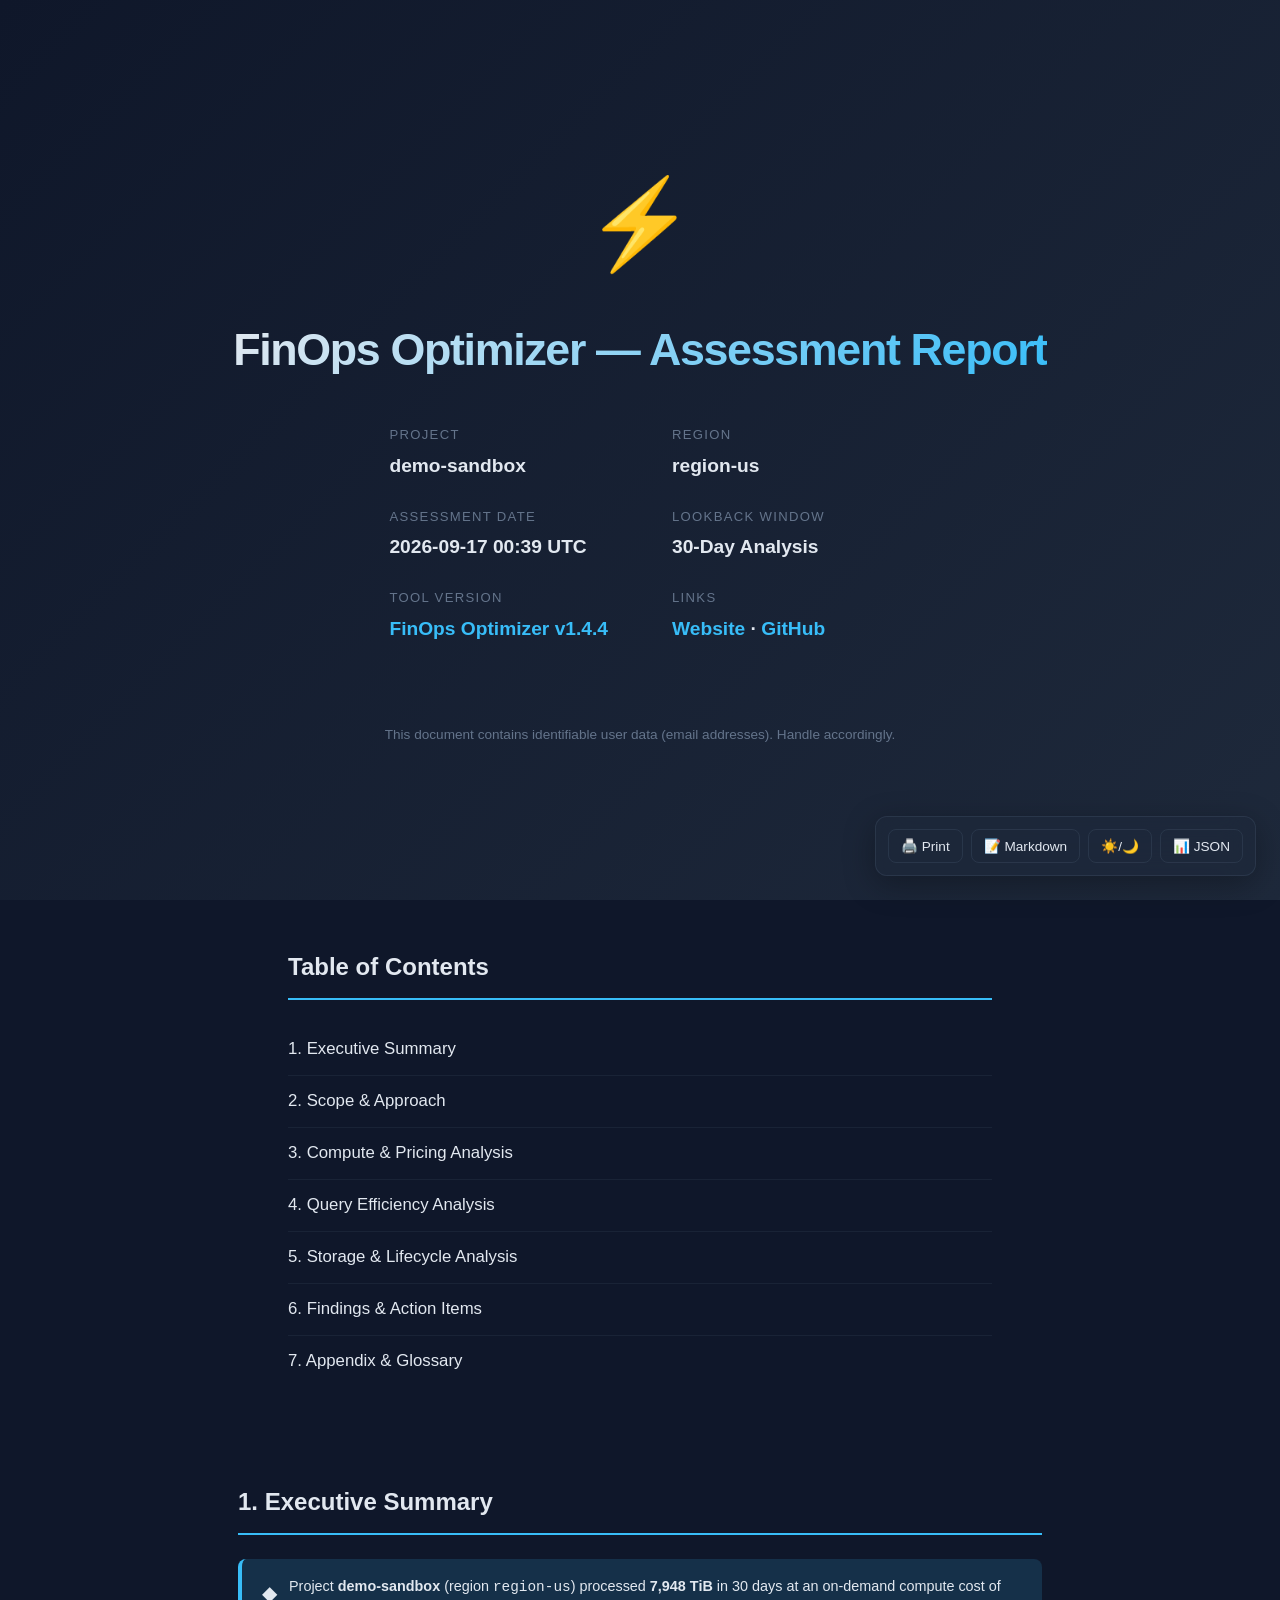
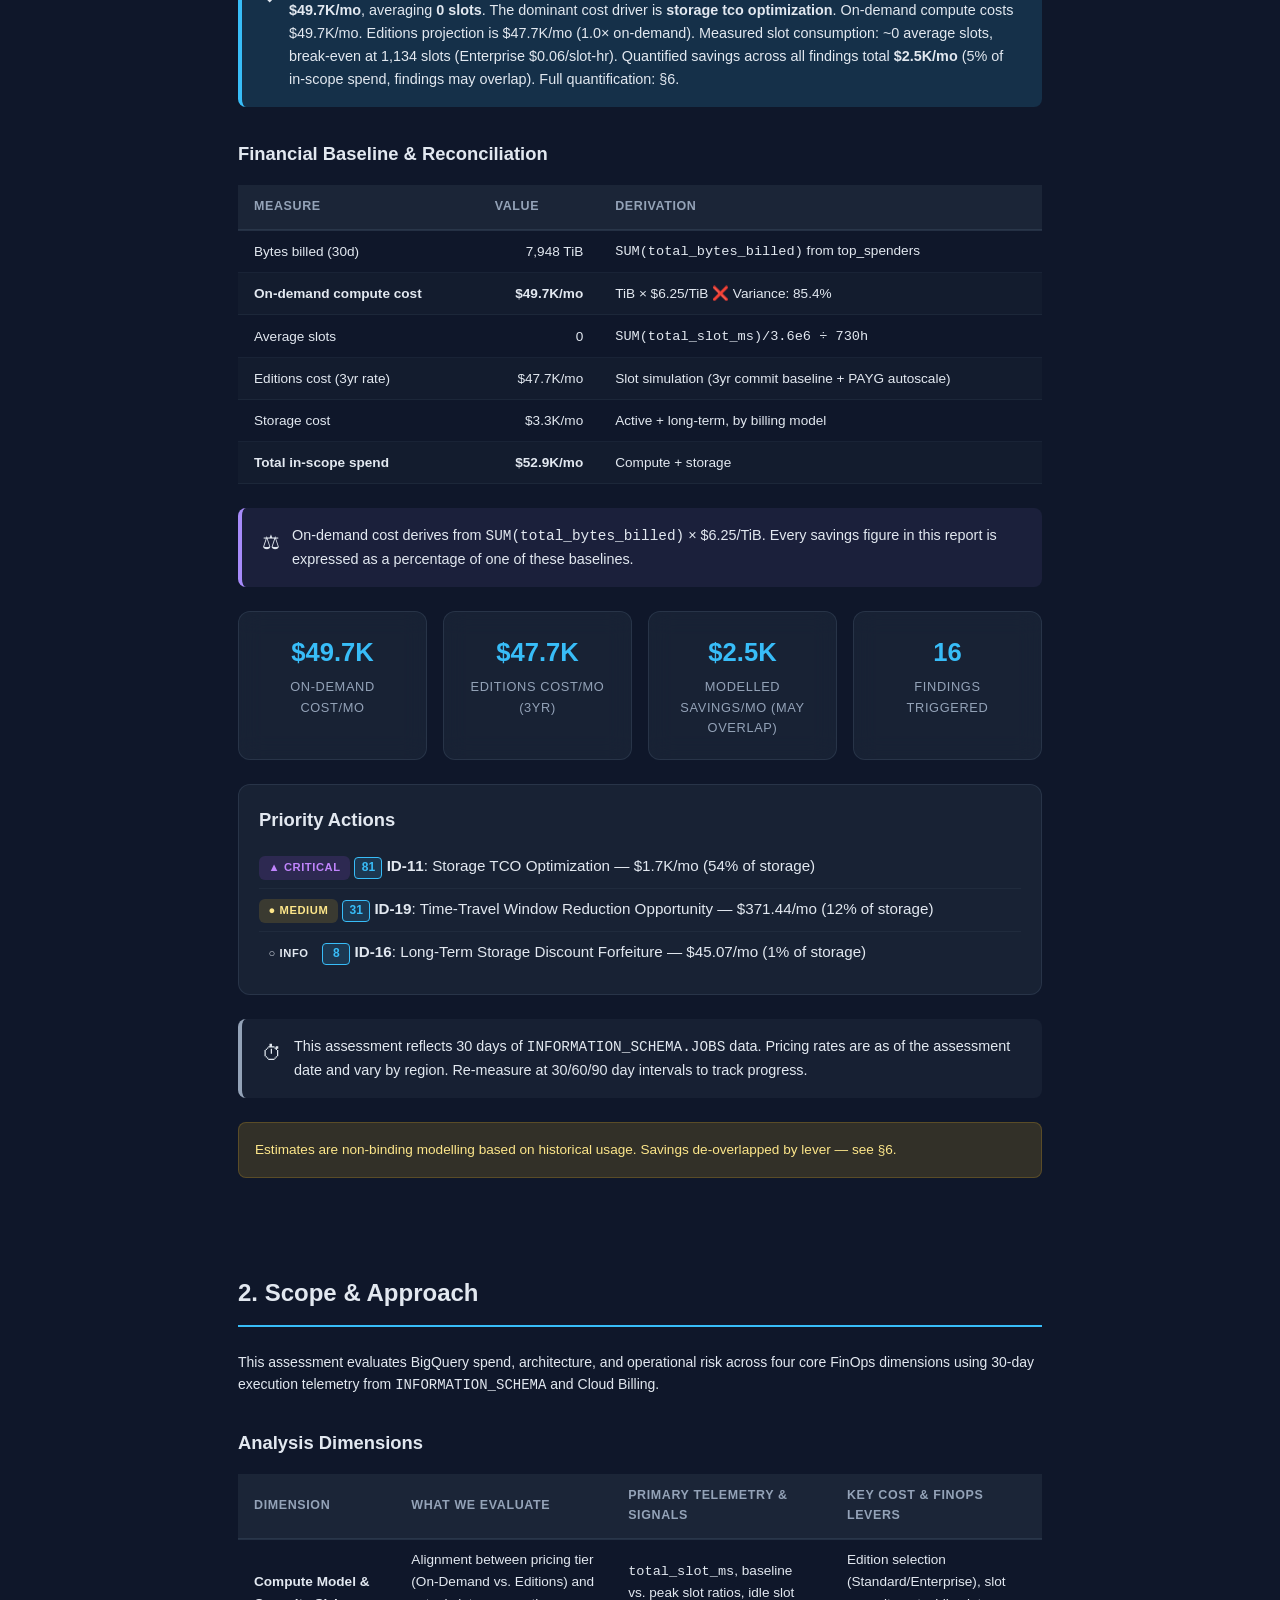
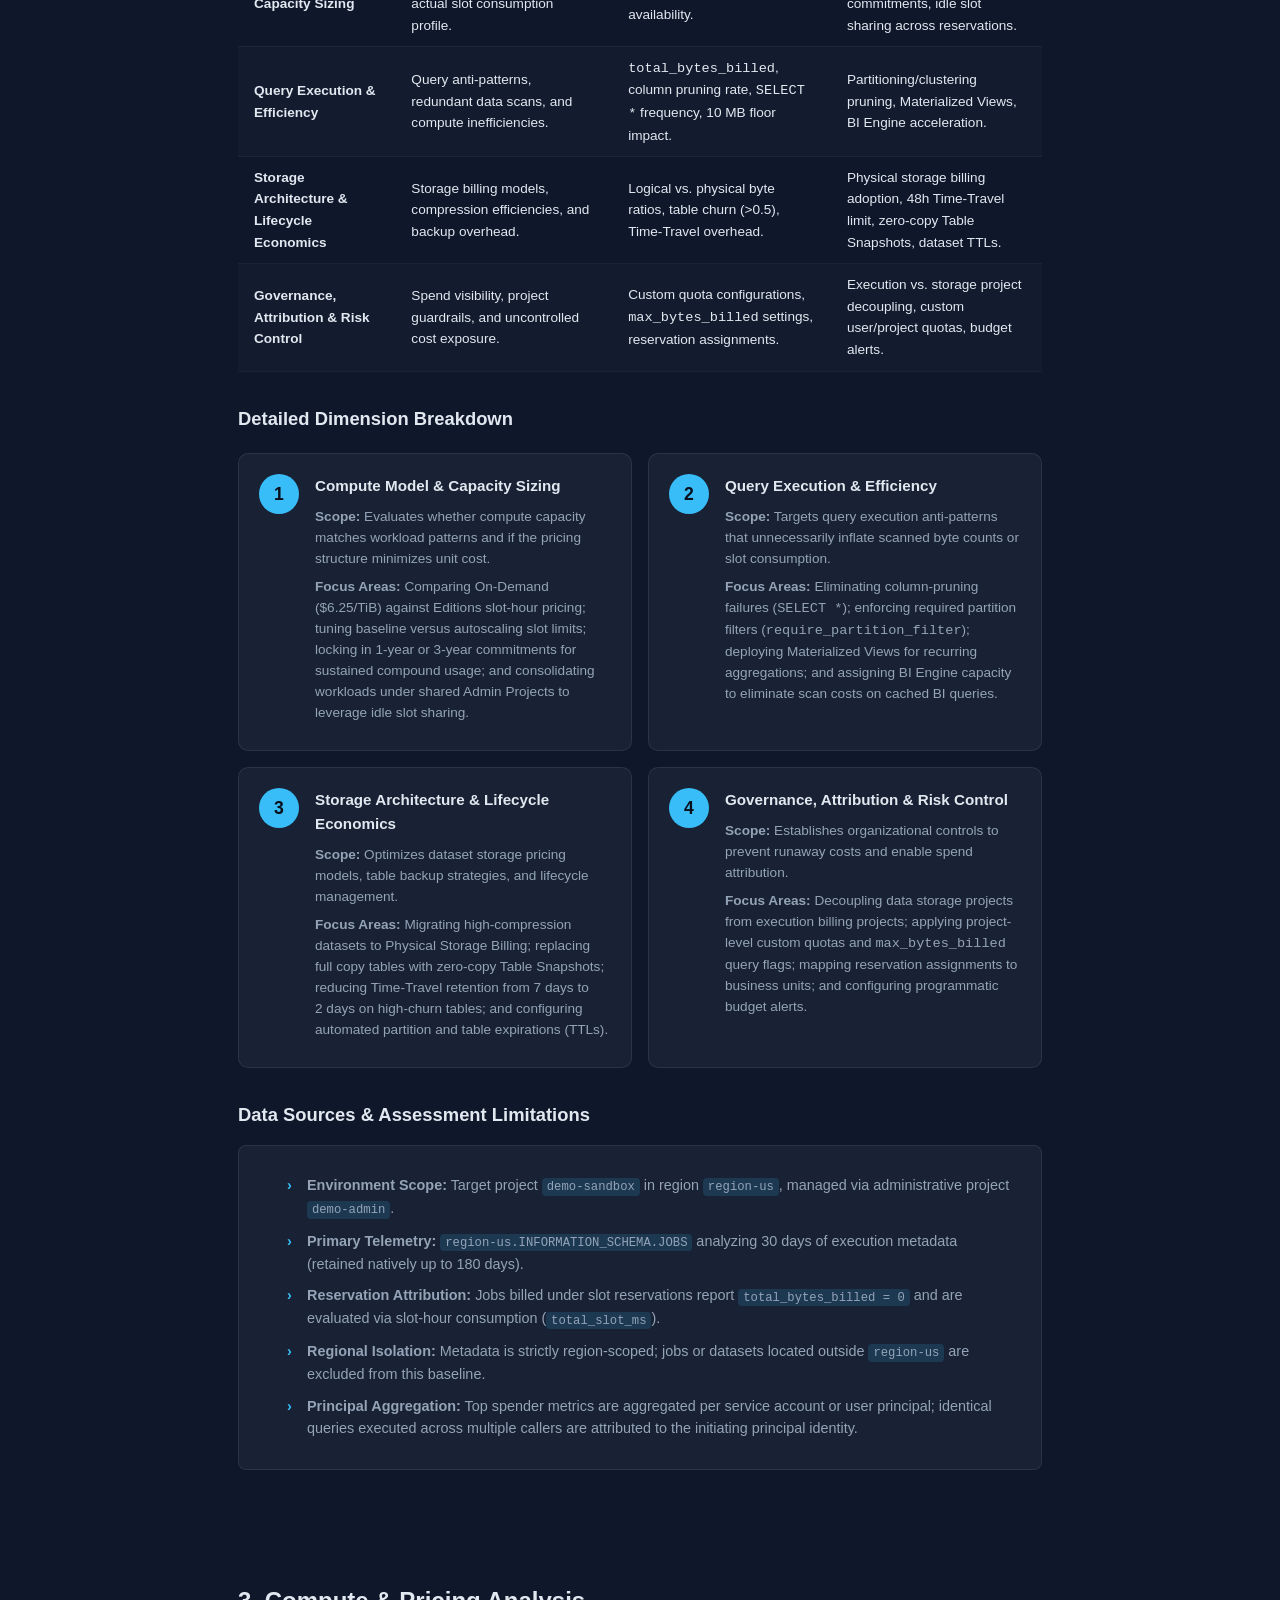
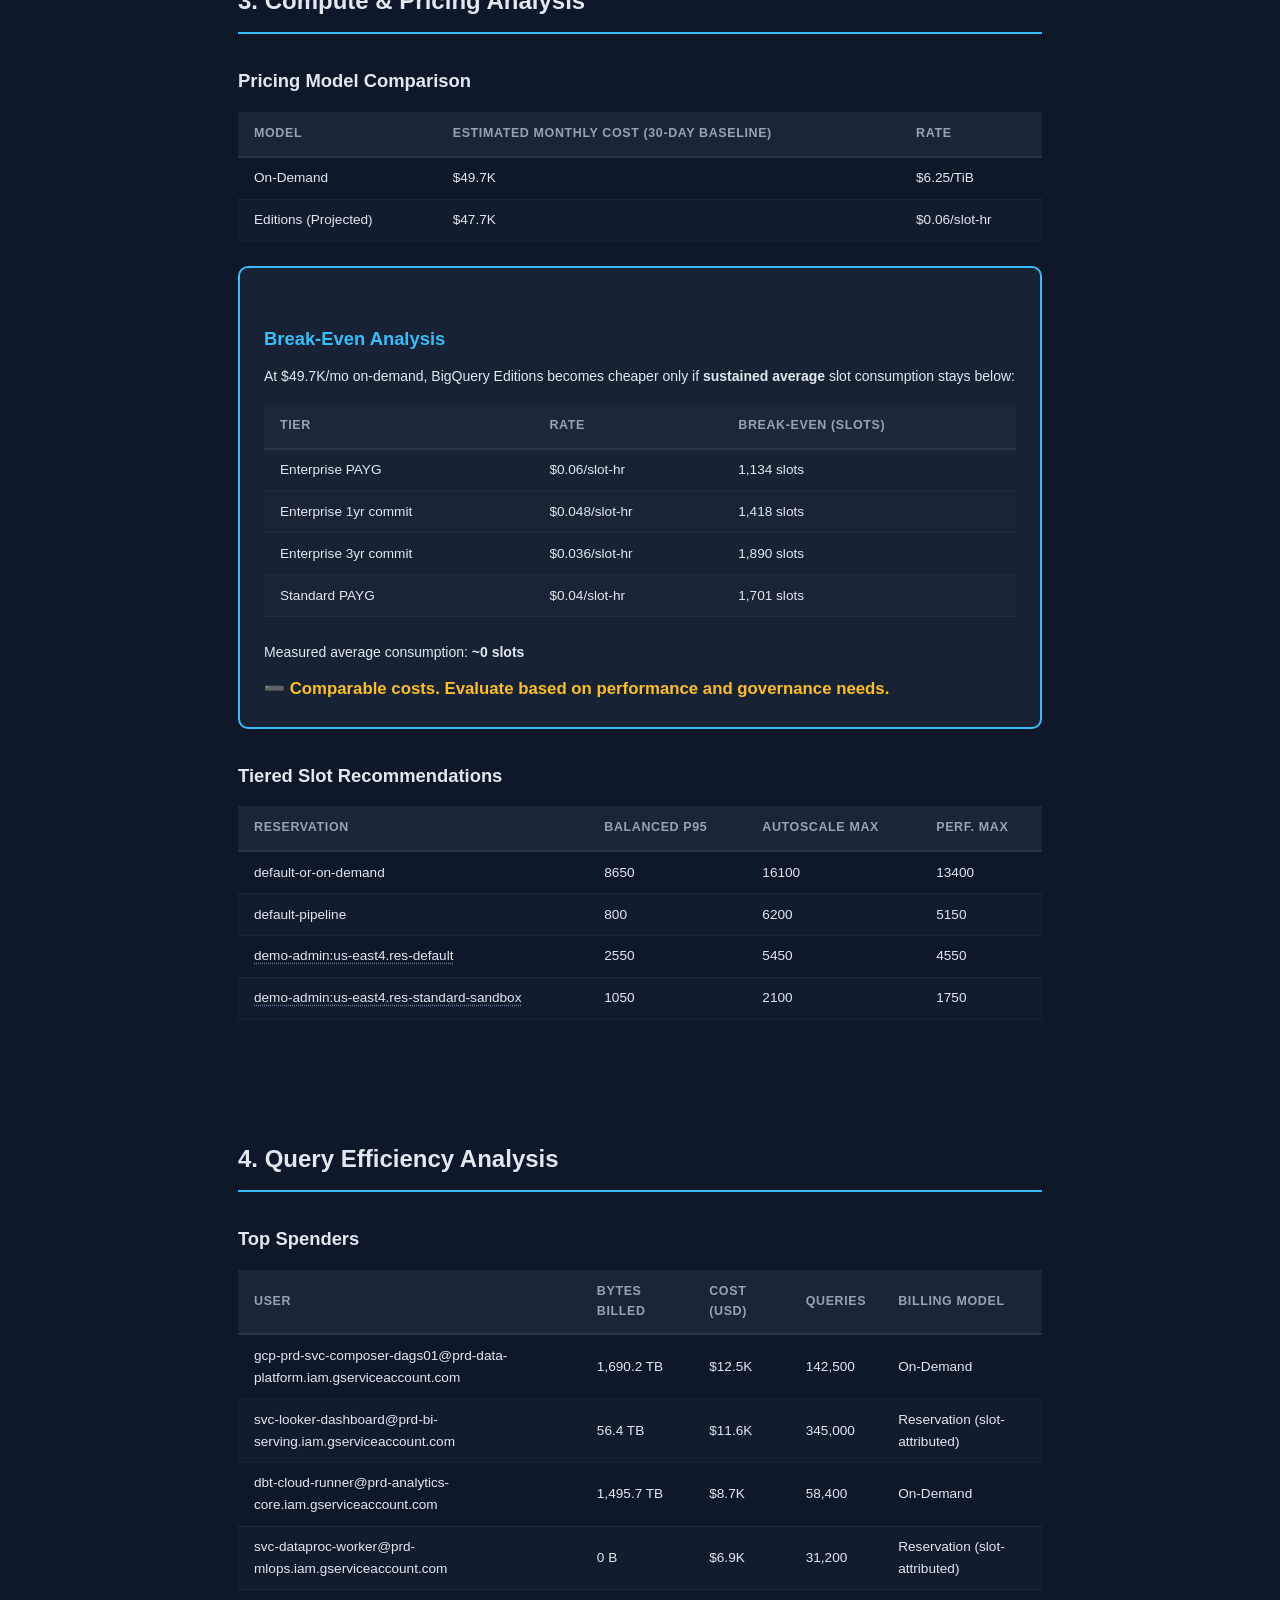
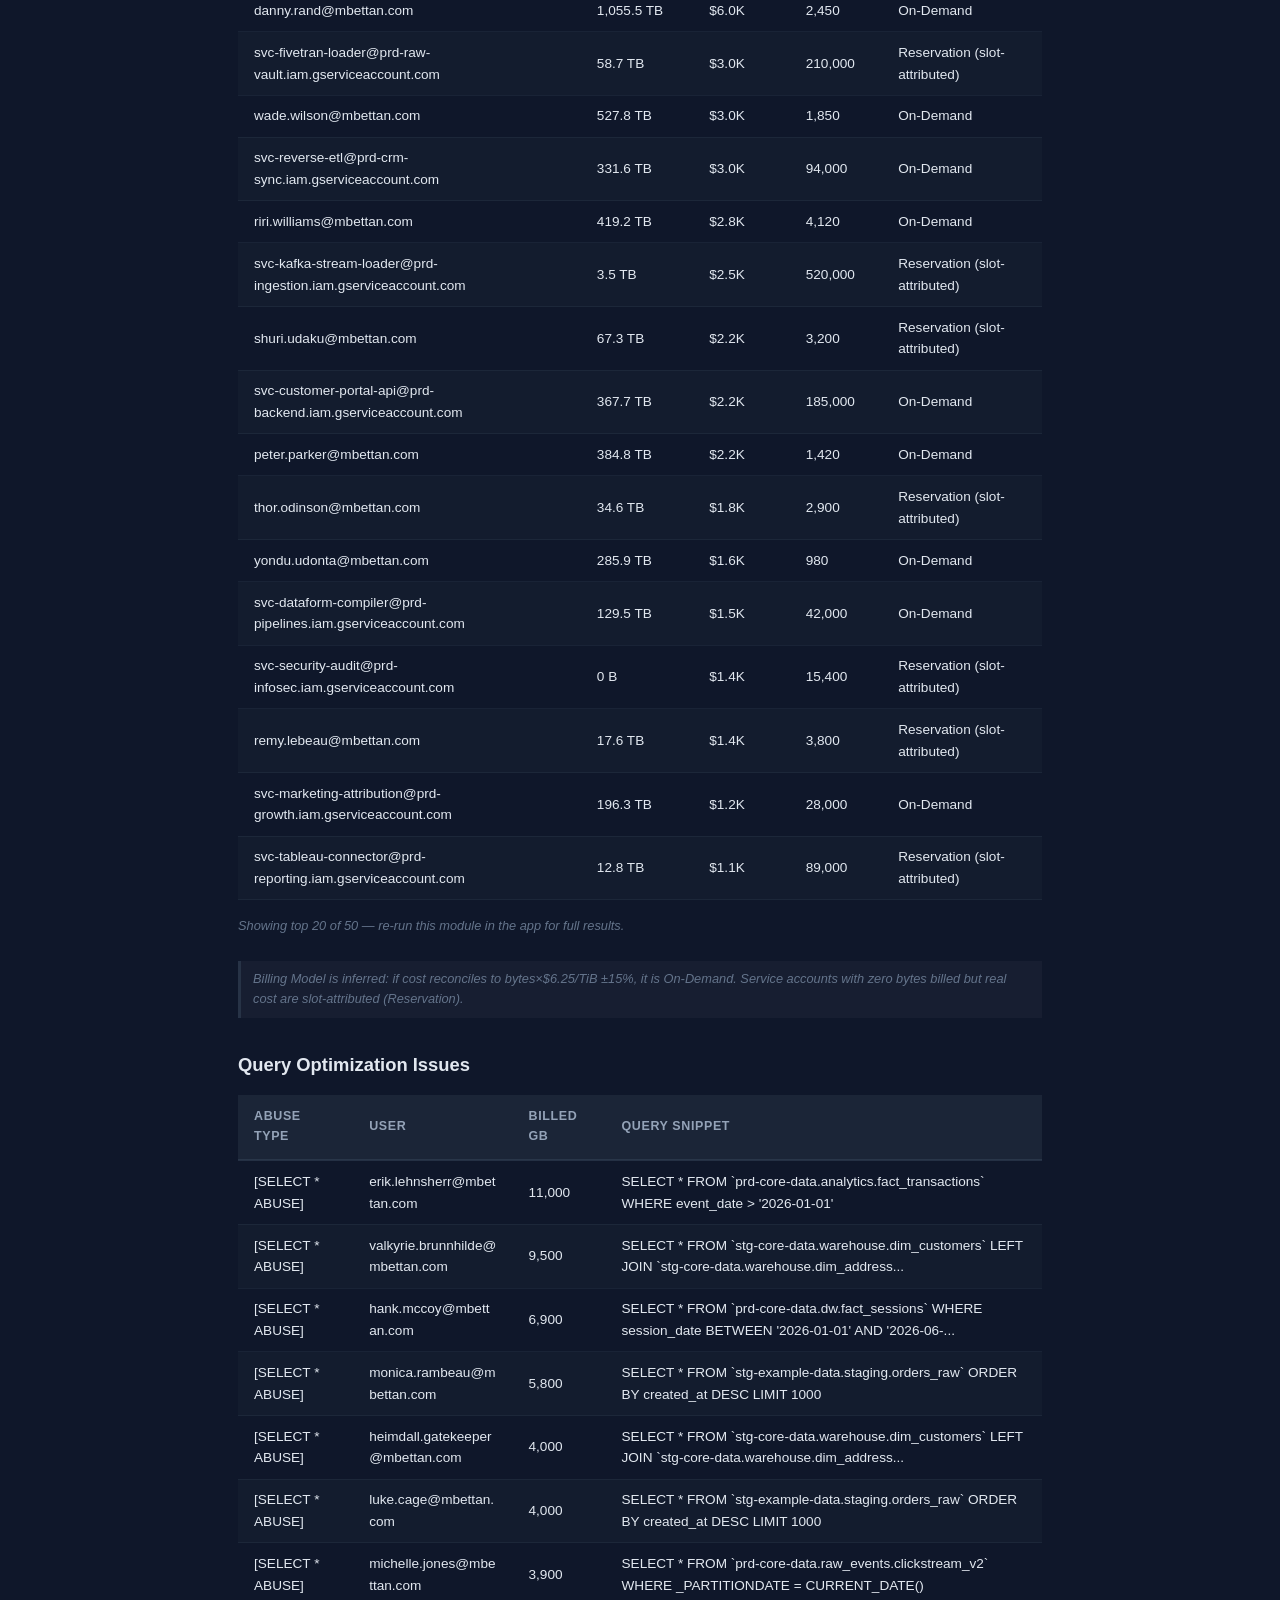
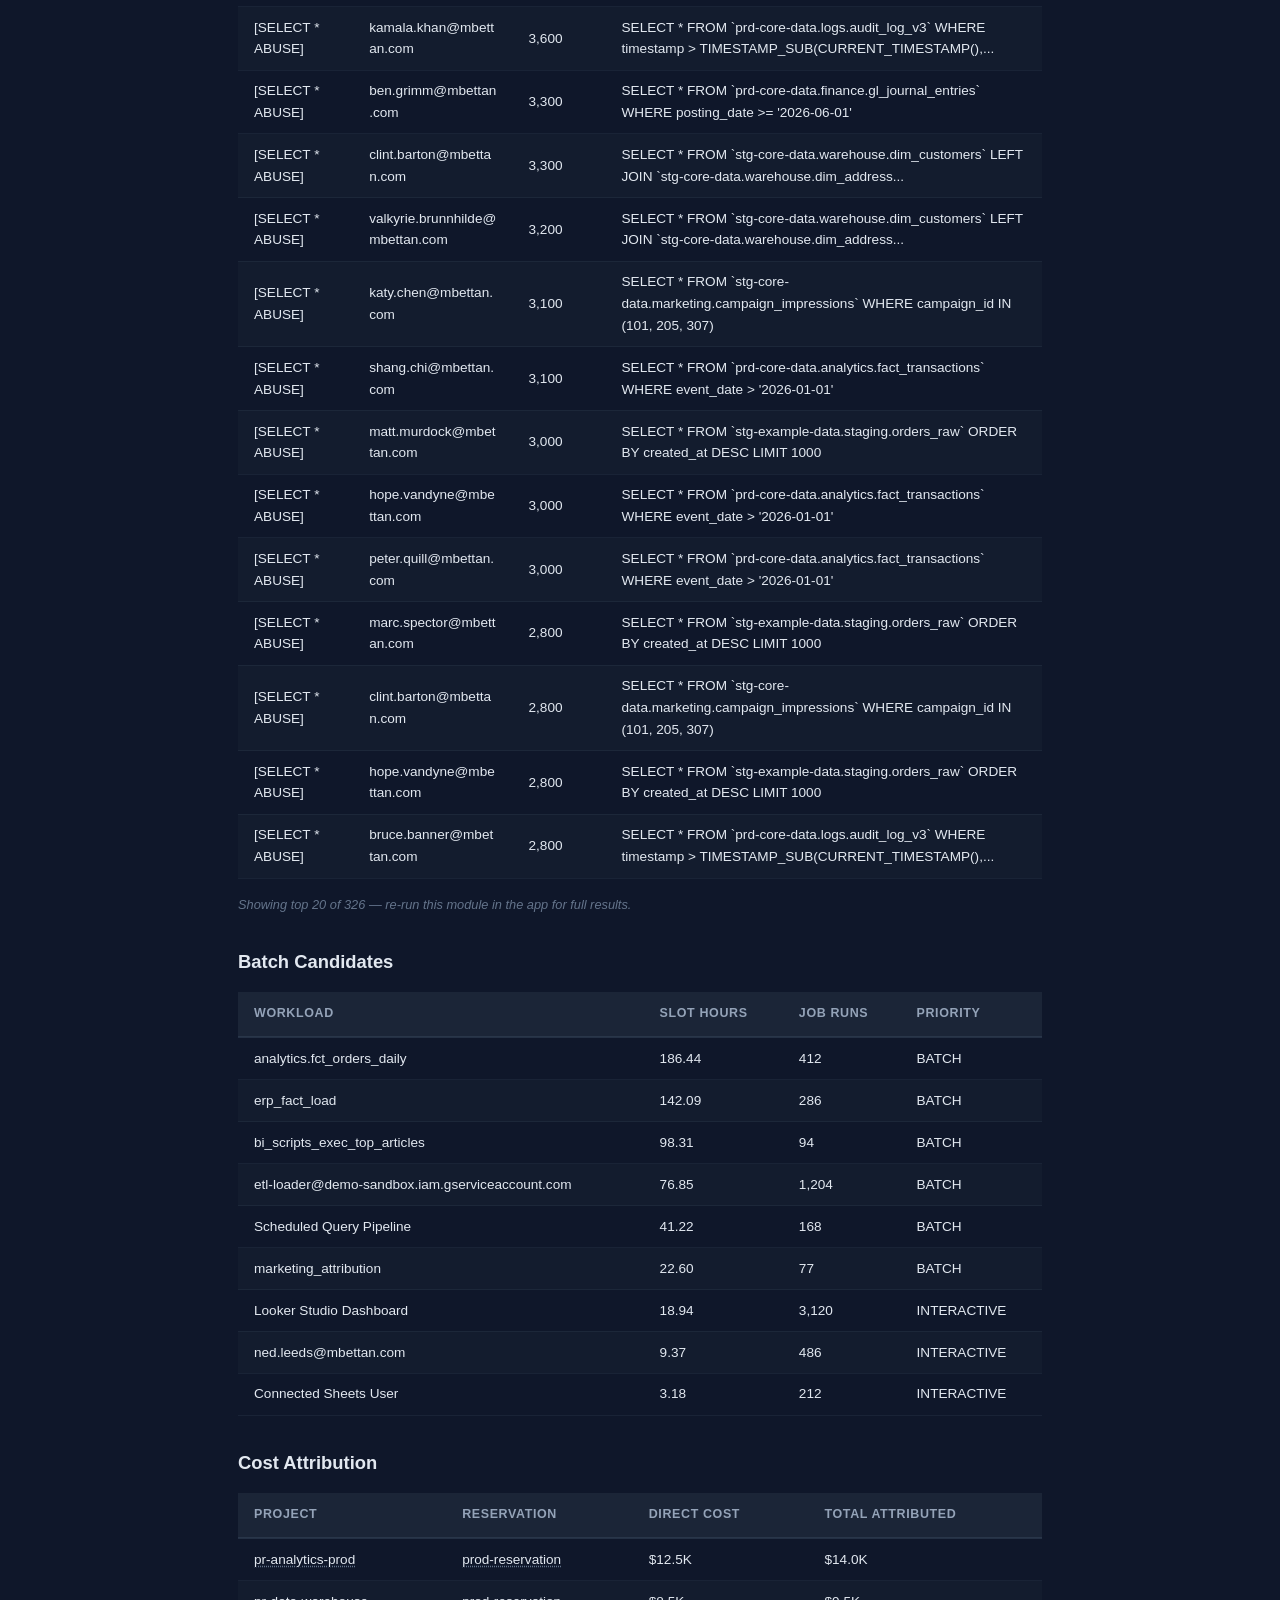
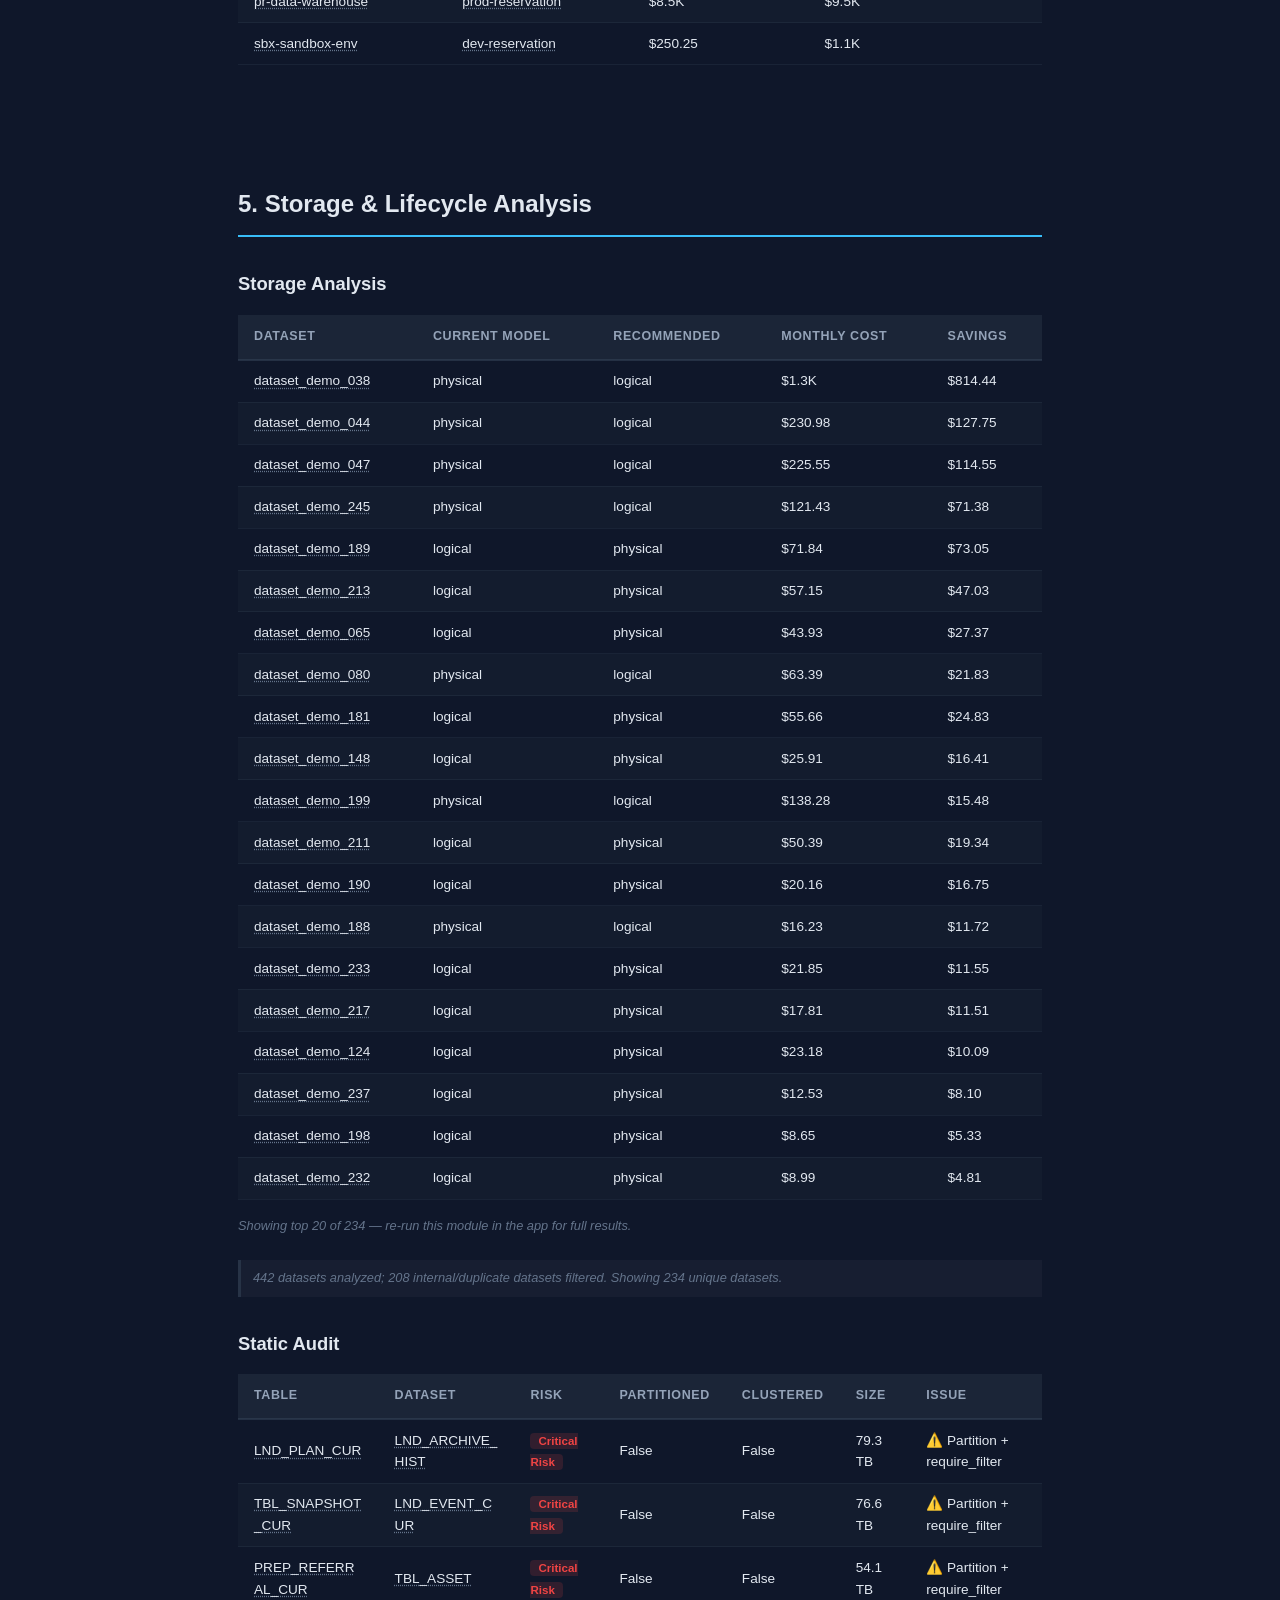
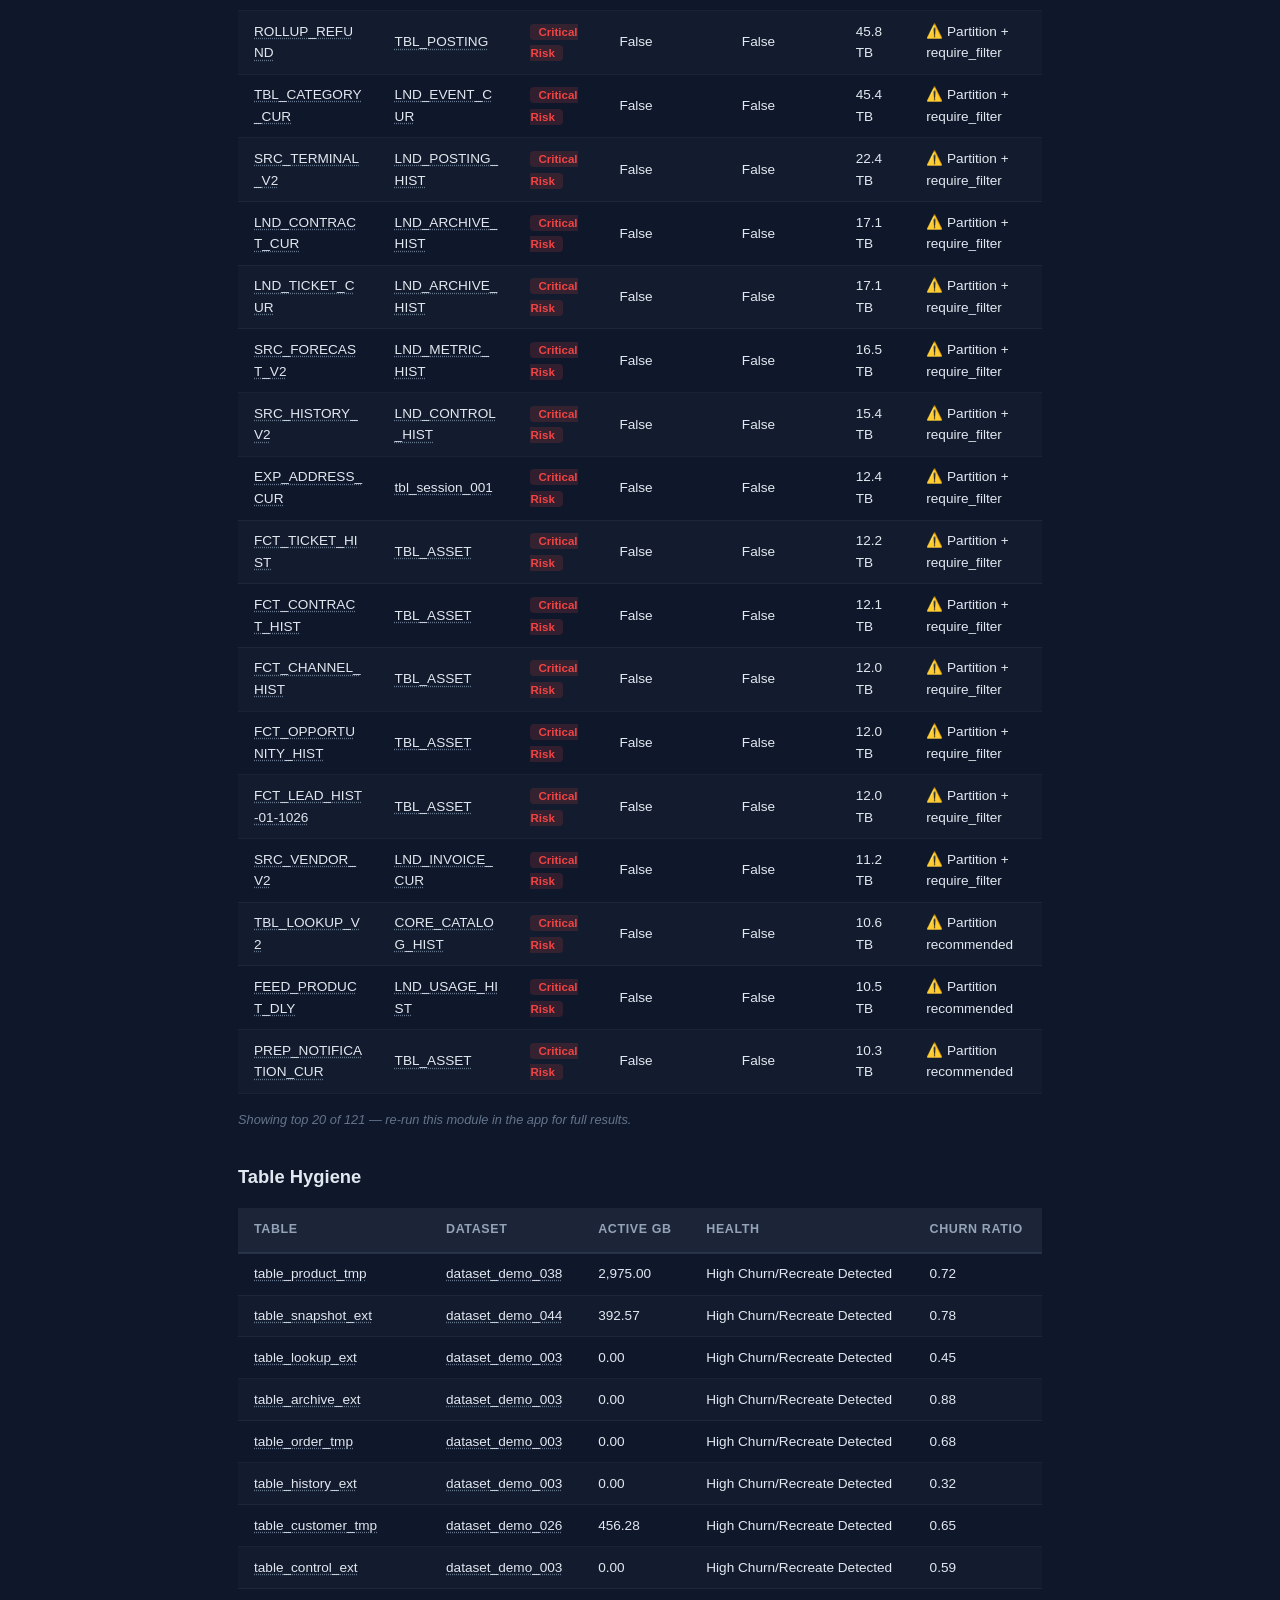
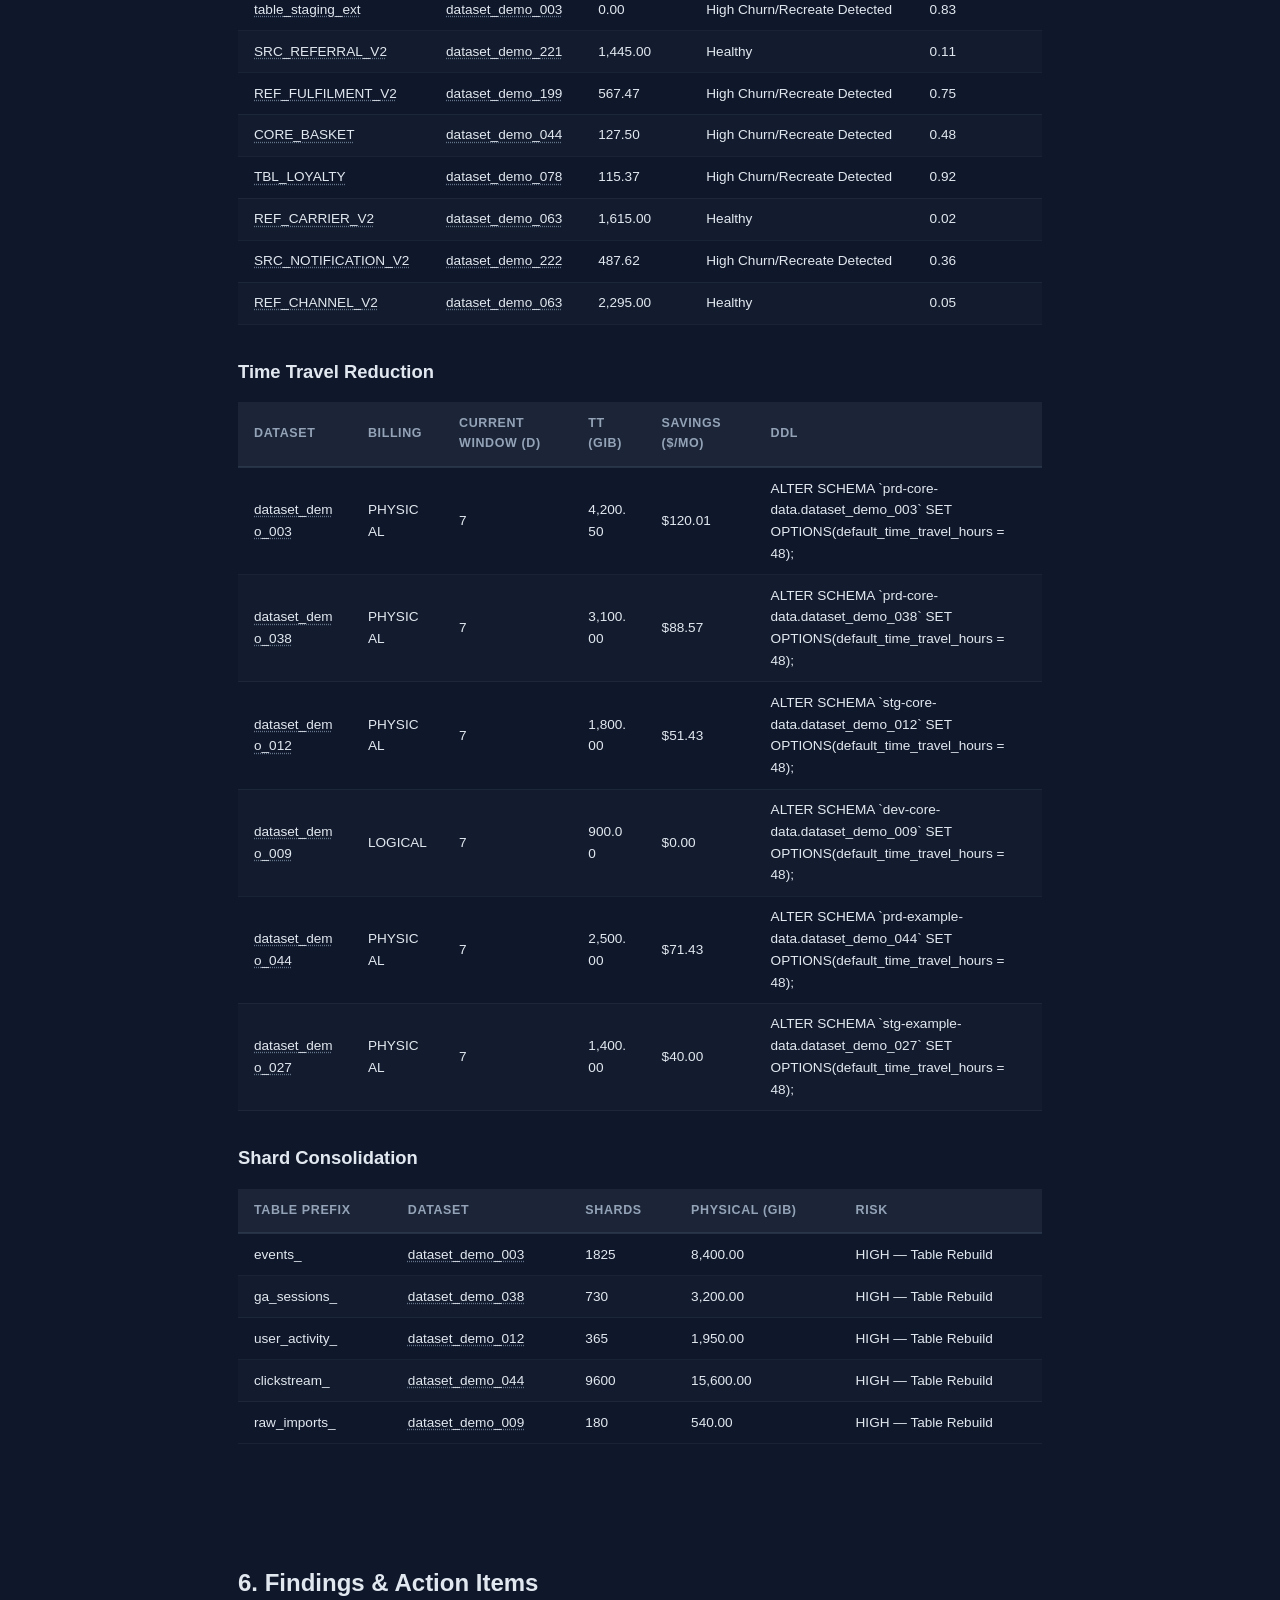
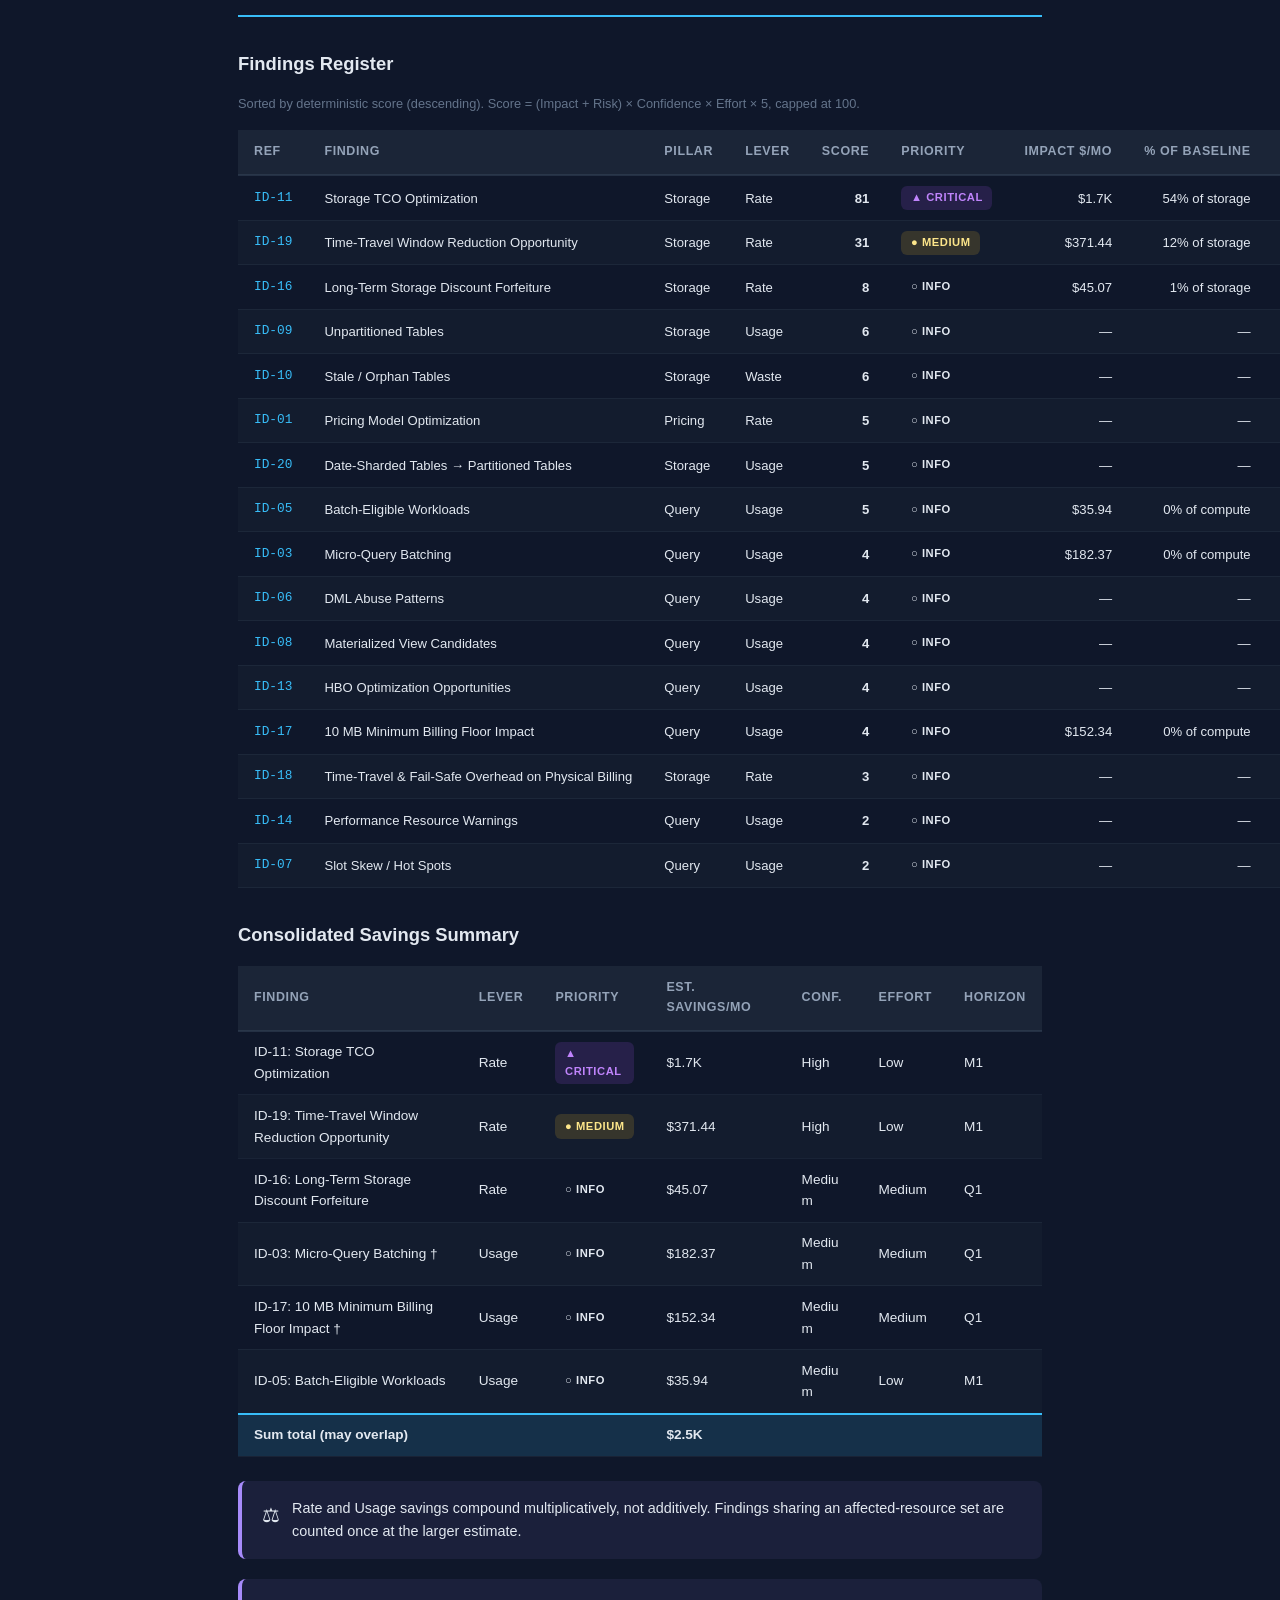
<file: docs/sample_report.html>
<!DOCTYPE html>
<html lang="en">
<head>
<meta charset="UTF-8">
<meta name="viewport" content="width=device-width, initial-scale=1.0">
<title>Report — demo-sandbox</title>
<link rel="icon" href="data:image/svg+xml,%3Csvg xmlns='http://www.w3.org/2000/svg' viewBox='0 0 32 32'%3E%3Crect width='32' height='32' rx='6' fill='%234285F4'/%3E%3Ctext x='16' y='24' font-size='22' text-anchor='middle' fill='white'%3E⚡%3C/text%3E%3C/svg%3E">
<meta name="description" content="Executive BigQuery cost optimization assessment generated by FinOps Optimizer v1.4.4">
<style>/* =========================================================
   BQ FinOps Optimizer — Report Stylesheet
   Dark/Light/Print themes for the assessment report.
   ========================================================= */

/* ─── CSS Custom Properties: Dark Theme (default on-screen) ─── */
:root {
  --report-bg: #0f172a;
  --report-bg-card: rgba(15, 23, 42, 0.85);
  --report-bg-glass: rgba(30, 41, 59, 0.65);
  --report-cover-bg: linear-gradient(135deg, #0f172a 0%, #1e293b 100%);
  --report-text: #e2e8f0;
  --report-text-secondary: #94a3b8;
  --report-text-muted: #64748b;
  --report-accent: #38bdf8;
  --report-accent-glow: rgba(56, 189, 248, 0.15);
  --report-border: rgba(51, 65, 85, 0.6);
  --report-border-subtle: rgba(51, 65, 85, 0.3);
  --report-success: #34d399;
  --report-warning: #fbbf24;
  --report-danger: #f87171;
  --report-badge-high-bg: rgba(248, 113, 113, 0.15);
  --report-badge-high-text: #fca5a5;
  --report-badge-medium-bg: rgba(251, 191, 36, 0.15);
  --report-badge-medium-text: #fde68a;
  --report-badge-low-bg: rgba(52, 211, 153, 0.15);
  --report-badge-low-text: #6ee7b7;
  --report-table-header-bg: rgba(30, 41, 59, 0.8);
  --report-table-row-alt: rgba(30, 41, 59, 0.3);
  --report-font: Inter, -apple-system, 'Segoe UI', Roboto, sans-serif;
}

/* ─── Light Theme (toggled via .light-mode on <html>) ─── */
html.light-mode {
  --report-bg: #ffffff;
  --report-bg-card: #f8fafc;
  --report-bg-glass: #f1f5f9;
  --report-cover-bg: linear-gradient(135deg, #ffffff 0%, #f1f5f9 100%);
  --report-text: #1e293b;
  --report-text-secondary: #475569;
  --report-text-muted: #94a3b8;
  --report-accent: #2563eb;
  --report-accent-glow: rgba(37, 99, 235, 0.08);
  --report-border: #e2e8f0;
  --report-border-subtle: #f1f5f9;
  --report-badge-high-bg: rgba(239, 68, 68, 0.1);
  --report-badge-high-text: #dc2626;
  --report-badge-medium-bg: rgba(245, 158, 11, 0.1);
  --report-badge-medium-text: #d97706;
  --report-badge-low-bg: rgba(16, 185, 129, 0.1);
  --report-badge-low-text: #059669;
  --report-table-header-bg: #f1f5f9;
  --report-table-row-alt: #f8fafc;
}

/* ─── Base ─── */
* { margin: 0; padding: 0; box-sizing: border-box; }

body {
  background: var(--report-bg);
  color: var(--report-text);
  font-family: var(--report-font);
  font-size: 14px;
  line-height: 1.6;
  -webkit-font-smoothing: antialiased;
}

/* ─── Cover Page ─── */
.report-cover {
  min-height: 100vh;
  display: flex;
  flex-direction: column;
  align-items: center;
  justify-content: center;
  text-align: center;
  padding: 3rem;
  background: var(--report-cover-bg);
  page-break-after: always;
  break-after: page;
}

.cover-logo {
  font-size: 5.5rem;
  margin-bottom: 1.75rem;
  animation: cover-pulse 2s ease-in-out infinite;
}

@keyframes cover-pulse {
  0%, 100% { opacity: 0.7; transform: scale(1); }
  50% { opacity: 1; transform: scale(1.05); filter: drop-shadow(0 0 20px var(--report-accent-glow)); }
}

.cover-title {
  font-size: 2.8rem;
  font-weight: 800;
  letter-spacing: -0.03em;
  line-height: 1.2;
  margin-bottom: 3rem;
  background: linear-gradient(135deg, var(--report-text), var(--report-accent));
  -webkit-background-clip: text;
  -webkit-text-fill-color: transparent;
  background-clip: text;
}

.cover-meta {
  display: grid;
  grid-template-columns: 1fr 1fr;
  gap: 1.5rem 4rem;
  margin-bottom: 3rem;
  max-width: 650px;
  text-align: left;
}

.meta-item {
  display: flex;
  flex-direction: column;
  gap: 0.35rem;
}

.meta-label {
  font-size: 0.82rem;
  text-transform: uppercase;
  letter-spacing: 0.1em;
  color: var(--report-text-muted);
}

.meta-value {
  font-size: 1.2rem;
  font-weight: 600;
  color: var(--report-text);
}

.cover-links a {
  color: var(--report-accent);
  text-decoration: none;
  font-weight: 600;
  transition: opacity 0.15s ease;
}

.cover-links a:hover {
  text-decoration: underline;
  opacity: 0.85;
}

.cover-disclaimer {
  margin-top: 2rem;
  font-size: 0.85rem;
  color: var(--report-text-muted);
  max-width: 550px;
}

/* ─── Table of Contents ─── */
/* WARNING: Do NOT add .report-section to .report-toc — breaks print page breaks */
.report-toc {
  padding: 3rem;
  max-width: 800px;
  margin: 0 auto;
  page-break-after: always;
  break-after: page;
}

.report-toc h2 {
  font-size: 1.5rem;
  font-weight: 700;
  margin-bottom: 1.5rem;
  padding-bottom: 0.75rem;
  border-bottom: 2px solid var(--report-accent);
}

.toc-list {
  list-style: none;
  padding: 0;
  counter-reset: none;
}

.toc-list li {
  padding: 0.75rem 0;
  border-bottom: 1px solid var(--report-border-subtle);
}

.toc-list li:last-child { border-bottom: none; }

.toc-list a {
  color: var(--report-text);
  text-decoration: none;
  font-size: 1.05rem;
  font-weight: 500;
  transition: color 0.2s;
}

.toc-list a:hover { color: var(--report-accent); }

.toc-no-data {
  color: var(--report-text-muted);
  font-style: italic;
  font-weight: 400;
}

/* ─── Report Sections ─── */
.report-section {
  padding: 3rem;
  max-width: 900px;
  margin: 0 auto;
}

.report-section + .report-section {
  break-before: page;
  page-break-before: always;
}

.report-section h2 {
  font-size: 1.5rem;
  font-weight: 700;
  margin-bottom: 1.5rem;
  padding-bottom: 0.75rem;
  border-bottom: 2px solid var(--report-accent);
}

.report-section h3 {
  font-size: 1.15rem;
  font-weight: 600;
  margin: 2rem 0 1rem;
  color: var(--report-text);
}

/* ─── Summary Grid ─── */
.summary-grid {
  display: grid;
  grid-template-columns: repeat(auto-fit, minmax(180px, 1fr));
  gap: 1rem;
  margin: 1.5rem 0;
}

.summary-card {
  background: var(--report-bg-glass);
  border: 1px solid var(--report-border);
  border-radius: 12px;
  padding: 1.25rem;
  text-align: center;
  backdrop-filter: blur(12px);
  -webkit-backdrop-filter: blur(12px);
}

.summary-value {
  font-size: 1.6rem;
  font-weight: 700;
  color: var(--report-accent);
  margin-bottom: 0.25rem;
}

.summary-label {
  font-size: 0.8rem;
  color: var(--report-text-secondary);
  text-transform: uppercase;
  letter-spacing: 0.05em;
}

/* ─── Top Priorities ─── */
.top-priorities {
  margin: 1.5rem 0;
  padding: 1.25rem;
  background: var(--report-bg-glass);
  border: 1px solid var(--report-border);
  border-radius: 12px;
}

.top-priorities h3 { margin: 0 0 0.75rem; }

.top-priorities ol {
  list-style: none;
  padding: 0;
}

.top-priorities li {
  padding: 0.5rem 0;
  border-bottom: 1px solid var(--report-border-subtle);
  font-size: 0.95rem;
}

.top-priorities li:last-child { border-bottom: none; }

.savings-disclaimer {
  margin-top: 1.5rem;
  padding: 1rem;
  background: var(--report-badge-medium-bg);
  border: 1px solid rgba(251, 191, 36, 0.2);
  border-radius: 8px;
  font-size: 0.85rem;
  color: var(--report-badge-medium-text);
}

/* ─── Data Tables ─── */
.data-table {
  width: 100%;
  border-collapse: collapse;
  margin: 1rem 0 1.5rem;
  font-size: 0.85rem;
  break-inside: avoid;
  page-break-inside: avoid;
}

.data-table thead th {
  background: var(--report-table-header-bg);
  padding: 0.75rem 1rem;
  text-align: left;
  font-weight: 600;
  font-size: 0.78rem;
  text-transform: uppercase;
  letter-spacing: 0.05em;
  color: var(--report-text-secondary);
  border-bottom: 2px solid var(--report-border);
}

.data-table tbody td {
  padding: 0.6rem 1rem;
  border-bottom: 1px solid var(--report-border-subtle);
  color: var(--report-text);
  word-break: break-word;
}

.data-table tbody tr:nth-child(even) {
  background: var(--report-table-row-alt);
}

.table-cap-footer {
  font-size: 0.8rem;
  color: var(--report-text-muted);
  font-style: italic;
  margin-top: -0.5rem;
  margin-bottom: 1.5rem;
}

.table-footnote {
  font-size: 0.8rem;
  color: var(--report-text-muted);
  margin-top: 0.25rem;
  margin-bottom: 1.5rem;
  padding: 0.5rem 0.75rem;
  border-left: 3px solid var(--report-border);
  background: rgba(255, 255, 255, 0.03);
}

/* ─── Console Links ─── */
.console-link {
  color: var(--report-text);
  text-decoration: underline;
  text-decoration-style: dotted;
  text-underline-offset: 2px;
  text-decoration-color: var(--report-text-muted);
  transition: color 0.15s ease, text-decoration-color 0.15s ease;
}
.console-link:hover {
  color: var(--report-accent);
  text-decoration-color: var(--report-accent);
  text-decoration-style: solid;
}
.finding-docs {
  color: var(--report-accent);
  text-decoration: none;
  font-weight: 500;
}
.finding-docs:hover {
  text-decoration: underline;
}

/* ─── Section Placeholder ─── */
.section-placeholder {
  padding: 2rem;
  text-align: center;
  background: var(--report-bg-glass);
  border: 1px dashed var(--report-border);
  border-radius: 12px;
  color: var(--report-text-muted);
}

/* ─── Methodology ─── */
.methodology { margin: 1rem 0; }

/* ─── Finding Cards ─── */
.finding-card {
  background: var(--report-bg-glass);
  border: 1px solid var(--report-border);
  border-radius: 12px;
  padding: 1.5rem;
  margin-bottom: 1.25rem;
  break-inside: avoid;
  page-break-inside: avoid;
}

.finding-header {
  display: flex;
  align-items: center;
  gap: 0.75rem;
  margin-bottom: 0.75rem;
}

.finding-ref {
  font-family: monospace;
  font-size: 0.85rem;
  font-weight: 700;
  color: var(--report-accent);
}

.priority-badge {
  display: inline-block;
  padding: 0.2rem 0.6rem;
  border-radius: 6px;
  font-size: 0.7rem;
  font-weight: 700;
  text-transform: uppercase;
  letter-spacing: 0.05em;
}

.priority-high {
  background: var(--report-badge-high-bg);
  color: var(--report-badge-high-text);
}

.priority-medium {
  background: var(--report-badge-medium-bg);
  color: var(--report-badge-medium-text);
}

.priority-low {
  background: var(--report-badge-low-bg);
  color: var(--report-badge-low-text);
}

.effort-badge {
  font-size: 0.75rem;
  color: var(--report-text-muted);
}

.finding-title {
  font-size: 1.1rem;
  margin-bottom: 0.5rem;
}

.finding-desc,
.finding-rec {
  font-size: 0.9rem;
  color: var(--report-text-secondary);
  margin-bottom: 0.5rem;
  line-height: 1.5;
}

.finding-impact {
  font-size: 0.85rem;
  color: var(--report-accent);
  font-weight: 600;
  margin: 0.5rem 0;
}

.finding-docs {
  display: inline-block;
  font-size: 0.8rem;
  color: var(--report-accent);
  text-decoration: none;
  margin-top: 0.25rem;
}

.finding-docs:hover { text-decoration: underline; }

/* ─── Debug Footer ─── */
.debug-footer {
  max-width: 900px;
  margin: 2rem auto;
  padding: 1rem;
  font-size: 0.8rem;
  color: var(--report-text-muted);
  border: 1px solid var(--report-border-subtle);
  border-radius: 8px;
}

.debug-footer summary {
  cursor: pointer;
  font-weight: 600;
}

.debug-footer ul {
  margin-top: 0.5rem;
  padding-left: 1.5rem;
}

/* ─── Floating Toolbar ─── */
.report-toolbar {
  position: fixed;
  bottom: 1.5rem;
  right: 1.5rem;
  display: flex;
  gap: 0.5rem;
  padding: 0.75rem;
  background: var(--report-bg-glass);
  border: 1px solid var(--report-border);
  border-radius: 12px;
  backdrop-filter: blur(16px);
  -webkit-backdrop-filter: blur(16px);
  box-shadow: 0 8px 32px rgba(0, 0, 0, 0.3);
  z-index: 1000;
}

.report-toolbar button {
  background: none;
  border: 1px solid var(--report-border);
  color: var(--report-text);
  padding: 0.5rem 0.75rem;
  border-radius: 8px;
  cursor: pointer;
  font-size: 0.85rem;
  transition: all 0.2s;
}

.report-toolbar button:hover {
  background: var(--report-accent-glow);
  border-color: var(--report-accent);
  color: var(--report-accent);
}

/* ─── Print Overrides ─── */
@media print {
  /* Force crisp background color rendering without browser header/footer clipping */
  *, *::before, *::after {
    print-color-adjust: exact !important;
    -webkit-print-color-adjust: exact !important;
    box-shadow: none !important;
    text-shadow: none !important;
  }

  @page {
    size: auto;
    margin: 8mm 10mm;
  }

  /* Force light theme across all CSS variables */
  :root, html, body {
    --report-bg: #ffffff !important;
    --report-bg-card: #ffffff !important;
    --report-bg-glass: #f8fafc !important;
    --report-cover-bg: #ffffff !important;
    --report-text: #0f172a !important;
    --report-text-secondary: #334155 !important;
    --report-text-muted: #64748b !important;
    --report-accent: #2563eb !important;
    --report-accent-glow: #eff6ff !important;
    --report-border: #e2e8f0 !important;
    --report-border-subtle: #f1f5f9 !important;
    --report-badge-high-bg: #fef2f2 !important;
    --report-badge-high-text: #dc2626 !important;
    --report-badge-medium-bg: #fffbeb !important;
    --report-badge-medium-text: #d97706 !important;
    --report-badge-low-bg: #f0fdf4 !important;
    --report-badge-low-text: #16a34a !important;
    --report-table-header-bg: #f1f5f9 !important;
    --report-table-row-alt: #f8fafc !important;
    background: #ffffff !important;
    color: #0f172a !important;
  }

  body {
    font-size: 9pt;
    line-height: 1.45;
    padding: 0 !important;
    margin: 0 !important;
  }

  .report-cover {
    background: #ffffff !important;
    display: flex !important;
    flex-direction: column !important;
    align-items: center !important;
    justify-content: center !important;
    text-align: center !important;
    min-height: 86vh !important;
    height: 86vh !important;
    box-sizing: border-box !important;
    padding: 0 10mm !important;
    margin: 0 !important;
    break-after: page !important;
    page-break-after: always !important;
  }

  .cover-logo {
    animation: none !important;
    font-size: 6rem !important;
    margin-bottom: 2rem !important;
  }

  .cover-title {
    background: none !important;
    -webkit-text-fill-color: #0f172a !important;
    color: #0f172a !important;
    font-size: 32pt !important;
    font-weight: 800 !important;
    letter-spacing: -0.03em !important;
    line-height: 1.2 !important;
    margin-bottom: 3.5rem !important;
    max-width: 720px !important;
  }

  .cover-meta {
    display: grid !important;
    grid-template-columns: 1fr 1fr !important;
    gap: 1.75rem 4.5rem !important;
    max-width: 650px !important;
    margin-bottom: 3.5rem !important;
    text-align: left !important;
  }

  .meta-label {
    color: #64748b !important;
    font-size: 9pt !important;
    text-transform: uppercase !important;
    letter-spacing: 0.1em !important;
    margin-bottom: 0.3rem !important;
  }

  .meta-value {
    color: #0f172a !important;
    font-size: 14.5pt !important;
    font-weight: 700 !important;
  }

  .cover-links a {
    color: #2563eb !important;
    text-decoration: underline !important;
    font-size: 13.5pt !important;
    font-weight: 600 !important;
  }

  .cover-disclaimer {
    color: #94a3b8 !important;
    font-size: 8.5pt !important;
    max-width: 550px !important;
    margin-top: 2rem !important;
    line-height: 1.5 !important;
  }

  .report-toc {
    padding: 0 !important;
    margin: 0 0 10mm 0 !important;
    max-width: 100% !important;
    break-after: page !important;
    page-break-after: always !important;
  }

  .report-toc h2 {
    font-size: 1.25rem !important;
    margin-bottom: 0.75rem !important;
    padding-bottom: 0.35rem !important;
  }

  .toc-list li {
    padding: 0.35rem 0 !important;
    font-size: 9pt !important;
  }

  .report-section {
    padding: 0 !important;
    margin: 0 0 8mm 0 !important;
    max-width: 100% !important;
  }

  .report-section + .report-section {
    break-before: page !important;
    page-break-before: always !important;
  }

  .report-section h2 {
    font-size: 1.2rem !important;
    margin-bottom: 0.75rem !important;
    padding-bottom: 0.35rem !important;
    break-after: avoid !important;
    page-break-after: avoid !important;
  }

  .report-section h3 {
    font-size: 1rem !important;
    margin: 1rem 0 0.4rem !important;
    break-after: avoid !important;
    page-break-after: avoid !important;
  }

  h1, h2, h3, h4, h5, h6 {
    break-after: avoid !important;
    page-break-after: avoid !important;
  }

  .report-toolbar {
    display: none !important;
  }

  .summary-grid {
    gap: 0.5rem !important;
    margin: 0.75rem 0 !important;
  }

  .summary-card {
    border: 1px solid #e2e8f0 !important;
    background: #f8fafc !important;
    padding: 0.6rem 0.8rem !important;
    backdrop-filter: none !important;
    break-inside: avoid !important;
    page-break-inside: avoid !important;
  }

  .finding-card {
    border: 1px solid #e2e8f0 !important;
    background: #ffffff !important;
    padding: 0.75rem 1rem !important;
    break-inside: avoid !important;
    page-break-inside: avoid !important;
    margin-bottom: 8pt !important;
  }

  .finding-card, table, .dimension-card, .break-even-box, .roadmap-phase {
    break-inside: avoid !important;
    page-break-inside: avoid !important;
  }

  .data-table {
    margin: 0.5rem 0 0.75rem !important;
    font-size: 8pt !important;
  }

  .data-table thead th {
    background: #f1f5f9 !important;
    color: #0f172a !important;
    padding: 0.35rem 0.5rem !important;
    font-size: 7.5pt !important;
    border-bottom: 2px solid #cbd5e1 !important;
  }

  .data-table tbody td {
    padding: 0.3rem 0.5rem !important;
    border-bottom: 1px solid #e2e8f0 !important;
    color: #1e293b !important;
    font-size: 8pt !important;
  }

  .data-table tbody tr:nth-child(even) {
    background: #f8fafc !important;
  }

  .table-footnote {
    background: #f8fafc !important;
    border-left: 3px solid #cbd5e1 !important;
    color: #64748b !important;
    padding: 0.35rem 0.5rem !important;
    margin-bottom: 0.75rem !important;
    font-size: 7.5pt !important;
  }

  .savings-disclaimer {
    border: 1px solid #fde68a !important;
    background: #fffbeb !important;
    color: #92400e !important;
    padding: 0.5rem 0.75rem !important;
  }

  .narrative-summary {
    background: #f8fafc !important;
    border-left: 4px solid #2563eb !important;
    color: #1e293b !important;
    padding: 0.6rem 0.85rem !important;
    margin-bottom: 0.75rem !important;
    font-size: 8.5pt !important;
    line-height: 1.5 !important;
  }

  .temporal-note, .scope-box {
    background: #f8fafc !important;
    border: 1px solid #e2e8f0 !important;
    color: #334155 !important;
    padding: 0.6rem 0.85rem !important;
    margin: 0.5rem 0 !important;
  }

  .dimension-breakdown {
    grid-template-columns: 1fr 1fr !important;
    gap: 0.5rem !important;
    margin: 0.5rem 0 !important;
  }

  .dimension-card {
    padding: 0.6rem 0.75rem !important;
    break-inside: avoid !important;
  }

  .break-even-box {
    padding: 0.6rem 0.85rem !important;
    margin: 0.5rem 0 !important;
  }

  .roadmap::before {
    background: #2563eb !important;
  }

  .debug-footer {
    display: none !important;
  }
}

/* ─── Narrative Summary ─── */
.narrative-summary {
  background: var(--report-bg-glass);
  border-left: 4px solid var(--report-accent);
  border-radius: 0 8px 8px 0;
  padding: 1.25rem 1.5rem;
  margin-bottom: 1.5rem;
  font-size: 0.95rem;
  line-height: 1.75;
}

.narrative-summary p { margin: 0; }

.narrative-summary code {
  background: var(--report-accent-glow);
  padding: 0.15em 0.4em;
  border-radius: 4px;
  font-size: 0.85em;
}

/* ─── Temporal Note ─── */
.temporal-note {
  background: var(--report-accent-glow);
  border: 1px solid var(--report-border);
  border-radius: 8px;
  padding: 0.75rem 1.25rem;
  margin: 1rem 0;
  font-size: 0.85rem;
  color: var(--report-text-secondary);
}

/* ─── Scope Box (Methodology) ─── */
.scope-box {
  background: var(--report-bg-glass);
  border: 1px solid var(--report-border);
  border-radius: 8px;
  padding: 1.25rem 1.5rem;
  margin: 1rem 0;
}

.scope-box ul {
  margin: 0.5rem 0 0 1.5rem;
}

.scope-box li {
  margin-bottom: 0.35rem;
  color: var(--report-text-secondary);
  font-size: 0.9rem;
}

.scope-box code {
  background: var(--report-accent-glow);
  padding: 0.15em 0.4em;
  border-radius: 4px;
  font-size: 0.85em;
}

/* ─── Dimension Breakdown (Section 2) ─── */
.dimension-breakdown {
  display: grid;
  grid-template-columns: 1fr 1fr;
  gap: 1rem;
  margin: 1.25rem 0;
}

@media (max-width: 800px) {
  .dimension-breakdown { grid-template-columns: 1fr; }
}

.dimension-card {
  display: flex;
  gap: 1rem;
  background: var(--report-bg-glass);
  border: 1px solid var(--report-border);
  border-radius: 10px;
  padding: 1.25rem;
  transition: border-color 0.2s;
}

.dimension-card:hover {
  border-color: var(--report-accent);
}

.dimension-number {
  display: flex;
  align-items: center;
  justify-content: center;
  width: 2.5rem;
  height: 2.5rem;
  min-width: 2.5rem;
  border-radius: 50%;
  background: var(--report-accent);
  color: #0a0f1c;
  font-weight: 800;
  font-size: 1.1rem;
}

.dimension-body h4 {
  margin: 0 0 0.5rem;
  color: var(--report-text-primary);
  font-size: 0.95rem;
}

.dimension-body p {
  margin: 0 0 0.4rem;
  font-size: 0.85rem;
  color: var(--report-text-secondary);
  line-height: 1.55;
}

.scope-details {
  list-style: none;
  padding: 0;
  margin: 0;
}

.scope-details li {
  position: relative;
  padding-left: 1.25rem;
  margin-bottom: 0.6rem;
  color: var(--report-text-secondary);
  font-size: 0.9rem;
  line-height: 1.55;
}

.scope-details li::before {
  content: "›";
  position: absolute;
  left: 0;
  color: var(--report-accent);
  font-weight: 700;
}

@media print {
  .dimension-breakdown { grid-template-columns: 1fr 1fr; }
  .dimension-card { break-inside: avoid; }
}

/* ─── Break-Even Box ─── */
.break-even-box {
  background: var(--report-bg-glass);
  border: 2px solid var(--report-accent);
  border-radius: 10px;
  padding: 1.5rem;
  margin: 1.5rem 0;
}

.break-even-box h3 {
  margin-bottom: 0.75rem;
  color: var(--report-accent);
}

.verdict {
  font-size: 1.05rem;
  font-weight: 600;
  margin-top: 0.75rem;
}

.verdict-positive { color: var(--report-success); }
.verdict-negative { color: var(--report-danger); }
.verdict-neutral { color: var(--report-warning); }

/* ─── Evidence & Affected Blocks (Finding Cards) ─── */
.evidence-block,
.affected-block,
.remediation-block {
  background: var(--report-accent-glow);
  border-left: 3px solid var(--report-accent);
  border-radius: 0 6px 6px 0;
  padding: 0.6rem 1rem;
  margin: 0.5rem 0;
  font-size: 0.85rem;
  line-height: 1.6;
  color: var(--report-text-secondary);
}

.affected-block code {
  background: var(--report-bg-glass);
  padding: 0.1em 0.35em;
  border-radius: 3px;
  font-size: 0.85em;
  word-break: break-all;
}

/* ─── Checks Passed Table ─── */
.check-passed td:last-child { color: var(--report-success); }
.check-na td:last-child { color: var(--report-text-muted); }

/* ─── Consolidated Savings Total Row ─── */
.total-row {
  background: var(--report-accent-glow) !important;
  border-top: 2px solid var(--report-accent);
}

.total-row td { font-weight: 600; }

/* ─── Phased Roadmap ─── */
.roadmap {
  display: flex;
  flex-direction: column;
  gap: 0;
  margin: 1rem 0;
  position: relative;
}

.roadmap::before {
  content: "";
  position: absolute;
  left: 116px;
  top: 0;
  bottom: 0;
  width: 3px;
  background: linear-gradient(to bottom, var(--report-accent), var(--report-success));
  border-radius: 2px;
}

.roadmap-phase {
  display: flex;
  align-items: flex-start;
  gap: 1.5rem;
  padding: 1rem 0;
  position: relative;
}

.phase-label {
  min-width: 100px;
  text-align: right;
  font-weight: 700;
  font-size: 0.85rem;
  color: var(--report-accent);
  padding-top: 0.15rem;
  flex-shrink: 0;
  padding-right: 1.25rem;
}

.phase-label::after {
  content: "";
  position: absolute;
  left: 110px;
  top: 1.2rem;
  width: 14px;
  height: 14px;
  background: var(--report-accent);
  border: 3px solid var(--report-bg);
  border-radius: 50%;
  z-index: 1;
}

.phase-content {
  background: var(--report-bg-glass);
  border: 1px solid var(--report-border);
  border-radius: 8px;
  padding: 1rem 1.25rem;
  flex: 1;
  font-size: 0.9rem;
  line-height: 1.6;
}

.phase-content code {
  background: var(--report-accent-glow);
  padding: 0.1em 0.35em;
  border-radius: 3px;
  font-size: 0.85em;
}

/* ─── Callout Boxes (Template Spec §4.3) ─── */
.callout {
  display: flex;
  gap: 0.75rem;
  padding: 1rem 1.25rem;
  border-radius: 8px;
  margin: 1.25rem 0;
  border-left: 4px solid var(--report-accent);
  background: var(--report-bg-glass);
  font-size: 0.9rem;
  line-height: 1.6;
}

.callout-glyph {
  font-size: 1.25rem;
  flex-shrink: 0;
  margin-top: 0.1em;
}

.callout-body { flex: 1; }

.callout-verdict { border-left-color: var(--report-accent); background: var(--report-accent-glow); }
.callout-reconciliation { border-left-color: #a78bfa; background: rgba(167, 139, 250, 0.08); }
.callout-assumption { border-left-color: #818cf8; background: rgba(129, 140, 248, 0.08); }
.callout-do-not { border-left-color: var(--report-danger); background: rgba(248, 113, 113, 0.08); }
.callout-caveat { border-left-color: var(--report-warning); background: rgba(251, 191, 36, 0.08); }
.callout-temporal { border-left-color: #94a3b8; background: rgba(148, 163, 184, 0.06); }
.callout-quick-win { border-left-color: var(--report-success); background: rgba(52, 211, 153, 0.08); }

/* ─── Score Badge ─── */
.score-badge {
  display: inline-flex;
  align-items: center;
  justify-content: center;
  min-width: 28px;
  height: 22px;
  padding: 0 6px;
  border-radius: 4px;
  font-size: 0.75rem;
  font-weight: 700;
  font-variant-numeric: tabular-nums;
  background: var(--report-accent-glow);
  color: var(--report-accent);
  border: 1px solid var(--report-accent);
}

/* ─── Critical Priority Band ─── */
.priority-critical {
  background: rgba(168, 85, 247, 0.15);
  color: #c084fc;
}

/* ─── Findings Register Table ─── */
.findings-register {
  font-size: 0.82rem;
}

.findings-register th,
.findings-register td {
  padding: 0.5rem 0.6rem;
  white-space: nowrap;
}

.findings-register td.num {
  text-align: right;
  font-variant-numeric: tabular-nums;
}

.findings-register td.mono {
  font-family: 'SF Mono', 'Fira Code', 'JetBrains Mono', Consolas, monospace;
  font-size: 0.8rem;
}

.findings-register a {
  color: var(--report-accent);
  text-decoration: none;
}

.findings-register a:hover {
  text-decoration: underline;
}

.register-intro {
  font-size: 0.8rem;
  color: var(--report-text-muted);
  margin-bottom: 0.5rem;
}

/* ─── Baseline Reconciliation Table ─── */
.baseline-table td.num {
  text-align: right;
  font-variant-numeric: tabular-nums;
  font-weight: 500;
}

/* ─── Finding Detail Card — 5 C's Fields ─── */
.fc-field {
  margin: 0.5rem 0;
  font-size: 0.88rem;
  line-height: 1.6;
}

.fc-label {
  display: inline-block;
  min-width: 110px;
  font-size: 0.7rem;
  font-weight: 700;
  letter-spacing: 0.05em;
  text-transform: uppercase;
  color: var(--report-text-muted);
  margin-right: 0.5rem;
  vertical-align: top;
}

/* ─── Extra Header Badges ─── */
.pillar-badge,
.lever-badge,
.conf-badge,
.horizon-badge {
  display: inline-flex;
  align-items: center;
  padding: 2px 8px;
  border-radius: 4px;
  font-size: 0.7rem;
  font-weight: 600;
  background: var(--report-bg-glass);
  border: 1px solid var(--report-border);
  color: var(--report-text-secondary);
}
</style>
</head>
<body>
<div class="report-cover">
  <div class="cover-logo">⚡</div>
  <h1 class="cover-title">FinOps Optimizer — Assessment Report</h1>
  <div class="cover-meta">
    <div class="meta-item"><span class="meta-label">Project</span><span class="meta-value">demo-sandbox</span></div>
    <div class="meta-item"><span class="meta-label">Region</span><span class="meta-value">region-us</span></div>
    <div class="meta-item"><span class="meta-label">Assessment Date</span><span class="meta-value">2026-09-17 00:39 UTC</span></div>
    <div class="meta-item"><span class="meta-label">Lookback Window</span><span class="meta-value">30-Day Analysis</span></div>
    <div class="meta-item"><span class="meta-label">Tool Version</span><span class="meta-value cover-links"><a href="https://github.com/mbettan/bq-finops-optimizer/releases/tag/v1.4.4" target="_blank" rel="noopener">FinOps Optimizer v1.4.4</a></span></div>
    <div class="meta-item"><span class="meta-label">Links</span><span class="meta-value cover-links"><a href="https://mbettan.github.io/bq-finops-optimizer/" target="_blank" rel="noopener">Website</a> · <a href="https://github.com/mbettan/bq-finops-optimizer" target="_blank" rel="noopener">GitHub</a></span></div>
  </div>
  <p class="cover-disclaimer">This document contains identifiable user data (email addresses). Handle accordingly.</p>
</div>
<div class="report-toc">
  <h2>Table of Contents</h2>
  <ol class="toc-list"><li><a href="#section-1">1. Executive Summary</a></li>
<li><a href="#section-2">2. Scope &amp; Approach</a></li>
<li><a href="#section-3">3. Compute &amp; Pricing Analysis</a></li>
<li><a href="#section-4">4. Query Efficiency Analysis</a></li>
<li><a href="#section-5">5. Storage &amp; Lifecycle Analysis</a></li>
<li><a href="#section-6">6. Findings &amp; Action Items</a></li>
<li><a href="#section-7">7. Appendix &amp; Glossary</a></li>
</ol>
</div>
<div class="report-section" id="section-1"><h2>1. Executive Summary</h2><div class="callout callout-verdict"><span class="callout-glyph">◆</span><div class="callout-body">Project <strong>demo-sandbox</strong> (region <code>region-us</code>) processed <strong>7,948 TiB</strong> in 30 days at an on-demand compute cost of <strong>$49.7K/mo</strong>, averaging <strong>0 slots</strong>. The dominant cost driver is <strong>storage tco optimization</strong>. On-demand compute costs $49.7K/mo. Editions projection is $47.7K/mo (1.0× on-demand). Measured slot consumption: ~0 average slots, break-even at 1,134 slots (Enterprise $0.06/slot-hr). Quantified savings across all findings total <strong>$2.5K/mo</strong> (5% of in-scope spend, findings may overlap). Full quantification: §6.</div></div><h3>Financial Baseline & Reconciliation</h3>
<table class="data-table baseline-table">
  <thead><tr><th>Measure</th><th>Value</th><th>Derivation</th></tr></thead>
  <tbody>
    <tr><td>Bytes billed (30d)</td><td class="num">7,948 TiB</td><td><code>SUM(total_bytes_billed)</code> from top_spenders</td></tr>
    <tr><td><strong>On-demand compute cost</strong></td><td class="num"><strong>$49.7K/mo</strong></td><td>TiB × $6.25/TiB ❌ Variance: 85.4%</td></tr>
    <tr><td>Average slots</td><td class="num">0</td><td><code>SUM(total_slot_ms)/3.6e6 ÷ 730h</code></td></tr>
    <tr><td>Editions cost (3yr rate)</td><td class="num">$47.7K/mo</td><td>Slot simulation (3yr commit baseline + PAYG autoscale)</td></tr>
    <tr><td>Storage cost</td><td class="num">$3.3K/mo</td><td>Active + long-term, by billing model</td></tr>
    <tr><td><strong>Total in-scope spend</strong></td><td class="num"><strong>$52.9K/mo</strong></td><td>Compute + storage</td></tr>
  </tbody>
</table><div class="callout callout-reconciliation"><span class="callout-glyph">⚖</span><div class="callout-body">On-demand cost derives from <code>SUM(total_bytes_billed)</code> × $6.25/TiB. Every savings figure in this report is expressed as a percentage of one of these baselines.</div></div><div class="summary-grid">
  <div class="summary-card"><div class="summary-value">$49.7K</div><div class="summary-label">On-Demand Cost/mo</div></div>
  <div class="summary-card"><div class="summary-value">$47.7K</div><div class="summary-label">Editions Cost/mo (3yr)</div></div>
  <div class="summary-card"><div class="summary-value">$2.5K</div><div class="summary-label">Modelled Savings/mo (may overlap)</div></div>
  <div class="summary-card"><div class="summary-value">16</div><div class="summary-label">Findings Triggered</div></div>
</div><div class="top-priorities"><h3>Priority Actions</h3><ol><li><span class="priority-badge priority-critical">▲ Critical</span> <span class="score-badge">81</span> <strong>ID-11</strong>: Storage TCO Optimization — $1.7K/mo (54% of storage)</li><li><span class="priority-badge priority-medium">● Medium</span> <span class="score-badge">31</span> <strong>ID-19</strong>: Time-Travel Window Reduction Opportunity — $371.44/mo (12% of storage)</li><li><span class="priority-badge priority-info">○ Info</span> <span class="score-badge">8</span> <strong>ID-16</strong>: Long-Term Storage Discount Forfeiture — $45.07/mo (1% of storage)</li></ol></div><div class="callout callout-temporal"><span class="callout-glyph">⏱</span><div class="callout-body">This assessment reflects 30 days of <code>INFORMATION_SCHEMA.JOBS</code> data. Pricing rates are as of the assessment date and vary by region. Re-measure at 30/60/90 day intervals to track progress.</div></div><p class="savings-disclaimer">Estimates are non-binding modelling based on historical usage. Savings de-overlapped by lever — see §6.</p></div>
<div class="report-section" id="section-2"><h2>2. Scope &amp; Approach</h2><div class="methodology">
<p class="scope-intro">This assessment evaluates BigQuery spend, architecture, and operational risk across
four core FinOps dimensions using 30-day execution telemetry from
<code>INFORMATION_SCHEMA</code> and Cloud Billing.</p>

<h3>Analysis Dimensions</h3>
<table class="data-table">
  <thead><tr>
    <th>Dimension</th>
    <th>What We Evaluate</th>
    <th>Primary Telemetry &amp; Signals</th>
    <th>Key Cost &amp; FinOps Levers</th>
  </tr></thead>
  <tbody>
    <tr>
      <td><strong>Compute Model &amp; Capacity Sizing</strong></td>
      <td>Alignment between pricing tier (On-Demand vs. Editions) and actual slot consumption profile.</td>
      <td><code>total_slot_ms</code>, baseline vs. peak slot ratios, idle slot availability.</td>
      <td>Edition selection (Standard/Enterprise), slot commitments, idle slot sharing across reservations.</td>
    </tr>
    <tr>
      <td><strong>Query Execution &amp; Efficiency</strong></td>
      <td>Query anti-patterns, redundant data scans, and compute inefficiencies.</td>
      <td><code>total_bytes_billed</code>, column pruning rate, <code>SELECT *</code> frequency, 10 MB floor impact.</td>
      <td>Partitioning/clustering pruning, Materialized Views, BI Engine acceleration.</td>
    </tr>
    <tr>
      <td><strong>Storage Architecture &amp; Lifecycle Economics</strong></td>
      <td>Storage billing models, compression efficiencies, and backup overhead.</td>
      <td>Logical vs. physical byte ratios, table churn (&gt;0.5), Time-Travel overhead.</td>
      <td>Physical storage billing adoption, 48h Time-Travel limit, zero-copy Table Snapshots, dataset TTLs.</td>
    </tr>
    <tr>
      <td><strong>Governance, Attribution &amp; Risk Control</strong></td>
      <td>Spend visibility, project guardrails, and uncontrolled cost exposure.</td>
      <td>Custom quota configurations, <code>max_bytes_billed</code> settings, reservation assignments.</td>
      <td>Execution vs. storage project decoupling, custom user/project quotas, budget alerts.</td>
    </tr>
  </tbody>
</table>

<h3>Detailed Dimension Breakdown</h3>
<div class="dimension-breakdown">

<div class="dimension-card">
  <div class="dimension-number">1</div>
  <div class="dimension-body">
    <h4>Compute Model &amp; Capacity Sizing</h4>
    <p><strong>Scope:</strong> Evaluates whether compute capacity matches workload patterns and if the pricing
    structure minimizes unit cost.</p>
    <p><strong>Focus Areas:</strong> Comparing On-Demand ($6.25/TiB) against Editions slot-hour pricing;
    tuning baseline versus autoscaling slot limits; locking in 1-year or 3-year commitments for sustained
    compound usage; and consolidating workloads under shared Admin Projects to leverage idle slot sharing.</p>
  </div>
</div>

<div class="dimension-card">
  <div class="dimension-number">2</div>
  <div class="dimension-body">
    <h4>Query Execution &amp; Efficiency</h4>
    <p><strong>Scope:</strong> Targets query execution anti-patterns that unnecessarily inflate scanned byte
    counts or slot consumption.</p>
    <p><strong>Focus Areas:</strong> Eliminating column-pruning failures (<code>SELECT *</code>); enforcing required
    partition filters (<code>require_partition_filter</code>); deploying Materialized Views for recurring
    aggregations; and assigning BI Engine capacity to eliminate scan costs on cached BI queries.</p>
  </div>
</div>

<div class="dimension-card">
  <div class="dimension-number">3</div>
  <div class="dimension-body">
    <h4>Storage Architecture &amp; Lifecycle Economics</h4>
    <p><strong>Scope:</strong> Optimizes dataset storage pricing models, table backup strategies, and lifecycle management.</p>
    <p><strong>Focus Areas:</strong> Migrating high-compression datasets to Physical Storage Billing; replacing
    full copy tables with zero-copy Table Snapshots; reducing Time-Travel retention from 7 days to 2 days
    on high-churn tables; and configuring automated partition and table expirations (TTLs).</p>
  </div>
</div>

<div class="dimension-card">
  <div class="dimension-number">4</div>
  <div class="dimension-body">
    <h4>Governance, Attribution &amp; Risk Control</h4>
    <p><strong>Scope:</strong> Establishes organizational controls to prevent runaway costs and enable spend attribution.</p>
    <p><strong>Focus Areas:</strong> Decoupling data storage projects from execution billing projects; applying
    project-level custom quotas and <code>max_bytes_billed</code> query flags; mapping reservation assignments to
    business units; and configuring programmatic budget alerts.</p>
  </div>
</div>

</div>

<h3>Data Sources &amp; Assessment Limitations</h3>
<div class="scope-box">
  <ul class="scope-details">
    <li><strong>Environment Scope:</strong> Target project <code>demo-sandbox</code> in region
    <code>region-us</code>, managed via administrative project <code>demo-admin</code>.</li>
    <li><strong>Primary Telemetry:</strong> <code>region-us.INFORMATION_SCHEMA.JOBS</code> analyzing
    30 days of execution metadata (retained natively up to 180 days).</li>
    <li><strong>Reservation Attribution:</strong> Jobs billed under slot reservations report
    <code>total_bytes_billed = 0</code> and are evaluated via slot-hour consumption
    (<code>total_slot_ms</code>).</li>
    <li><strong>Regional Isolation:</strong> Metadata is strictly region-scoped; jobs or datasets
    located outside <code>region-us</code> are excluded from this baseline.</li>
    <li><strong>Principal Aggregation:</strong> Top spender metrics are aggregated per service account
    or user principal; identical queries executed across multiple callers are attributed to the
    initiating principal identity.</li>
  </ul>
</div>
</div></div>
<div class="report-section" id="section-3"><h2>3. Compute &amp; Pricing Analysis</h2><h3>Pricing Model Comparison</h3>
<table class="data-table">
  <thead><tr><th>Model</th><th>Estimated Monthly Cost (30-day baseline)</th><th>Rate</th></tr></thead>
  <tbody>
    <tr><td>On-Demand</td><td>$49.7K</td><td>$6.25/TiB</td></tr>
    <tr><td>Editions (Projected)</td><td>$47.7K</td><td>$0.06/slot-hr</td></tr>
  </tbody>
</table><div class="break-even-box">
<h3>Break-Even Analysis</h3>
<p>At $49.7K/mo on-demand, BigQuery Editions becomes cheaper only if <strong>sustained average</strong> slot consumption stays below:</p>
<table class="data-table">
  <thead><tr><th>Tier</th><th>Rate</th><th>Break-Even (slots)</th></tr></thead>
  <tbody>
    <tr><td>Enterprise PAYG</td><td>$0.06/slot-hr</td><td>1,134 slots</td></tr>
    <tr><td>Enterprise 1yr commit</td><td>$0.048/slot-hr</td><td>1,418 slots</td></tr>
    <tr><td>Enterprise 3yr commit</td><td>$0.036/slot-hr</td><td>1,890 slots</td></tr>
    <tr><td>Standard PAYG</td><td>$0.04/slot-hr</td><td>1,701 slots</td></tr>
  </tbody>
</table>
<p>Measured average consumption: <strong>~0 slots</strong></p>
<p class="verdict"><span class="verdict-neutral">➖ Comparable costs. Evaluate based on performance and governance needs.</span></p>
</div><h3>Tiered Slot Recommendations</h3>
<table class="data-table"><thead><tr><th>Reservation</th><th>Balanced P95</th><th>Autoscale Max</th><th>Perf. Max</th></tr></thead><tbody><tr><td>default-or-on-demand</td><td>8650</td><td>16100</td><td>13400</td></tr><tr><td>default-pipeline</td><td>800</td><td>6200</td><td>5150</td></tr><tr><td><a href="https://console.cloud.google.com/bigquery/admin/reservations?project=demo-admin" target="_blank" rel="noopener" class="console-link">demo-admin:us-east4.res-default</a></td><td>2550</td><td>5450</td><td>4550</td></tr><tr><td><a href="https://console.cloud.google.com/bigquery/admin/reservations?project=demo-admin" target="_blank" rel="noopener" class="console-link">demo-admin:us-east4.res-standard-sandbox</a></td><td>1050</td><td>2100</td><td>1750</td></tr></tbody></table>
</div>
<div class="report-section" id="section-4"><h2>4. Query Efficiency Analysis</h2><h3>Top Spenders</h3>
<table class="data-table"><thead><tr><th>User</th><th>Bytes Billed</th><th>Cost (USD)</th><th>Queries</th><th>Billing Model</th></tr></thead><tbody><tr><td>gcp-prd-svc-composer-dags01@prd-data-platform.iam.gserviceaccount.com</td><td>1,690.2 TB</td><td>$12.5K</td><td>142,500</td><td>On-Demand</td></tr><tr><td>svc-looker-dashboard@prd-bi-serving.iam.gserviceaccount.com</td><td>56.4 TB</td><td>$11.6K</td><td>345,000</td><td>Reservation (slot-attributed)</td></tr><tr><td>dbt-cloud-runner@prd-analytics-core.iam.gserviceaccount.com</td><td>1,495.7 TB</td><td>$8.7K</td><td>58,400</td><td>On-Demand</td></tr><tr><td>svc-dataproc-worker@prd-mlops.iam.gserviceaccount.com</td><td>0 B</td><td>$6.9K</td><td>31,200</td><td>Reservation (slot-attributed)</td></tr><tr><td>danny.rand@mbettan.com</td><td>1,055.5 TB</td><td>$6.0K</td><td>2,450</td><td>On-Demand</td></tr><tr><td>svc-fivetran-loader@prd-raw-vault.iam.gserviceaccount.com</td><td>58.7 TB</td><td>$3.0K</td><td>210,000</td><td>Reservation (slot-attributed)</td></tr><tr><td>wade.wilson@mbettan.com</td><td>527.8 TB</td><td>$3.0K</td><td>1,850</td><td>On-Demand</td></tr><tr><td>svc-reverse-etl@prd-crm-sync.iam.gserviceaccount.com</td><td>331.6 TB</td><td>$3.0K</td><td>94,000</td><td>On-Demand</td></tr><tr><td>riri.williams@mbettan.com</td><td>419.2 TB</td><td>$2.8K</td><td>4,120</td><td>On-Demand</td></tr><tr><td>svc-kafka-stream-loader@prd-ingestion.iam.gserviceaccount.com</td><td>3.5 TB</td><td>$2.5K</td><td>520,000</td><td>Reservation (slot-attributed)</td></tr><tr><td>shuri.udaku@mbettan.com</td><td>67.3 TB</td><td>$2.2K</td><td>3,200</td><td>Reservation (slot-attributed)</td></tr><tr><td>svc-customer-portal-api@prd-backend.iam.gserviceaccount.com</td><td>367.7 TB</td><td>$2.2K</td><td>185,000</td><td>On-Demand</td></tr><tr><td>peter.parker@mbettan.com</td><td>384.8 TB</td><td>$2.2K</td><td>1,420</td><td>On-Demand</td></tr><tr><td>thor.odinson@mbettan.com</td><td>34.6 TB</td><td>$1.8K</td><td>2,900</td><td>Reservation (slot-attributed)</td></tr><tr><td>yondu.udonta@mbettan.com</td><td>285.9 TB</td><td>$1.6K</td><td>980</td><td>On-Demand</td></tr><tr><td>svc-dataform-compiler@prd-pipelines.iam.gserviceaccount.com</td><td>129.5 TB</td><td>$1.5K</td><td>42,000</td><td>On-Demand</td></tr><tr><td>svc-security-audit@prd-infosec.iam.gserviceaccount.com</td><td>0 B</td><td>$1.4K</td><td>15,400</td><td>Reservation (slot-attributed)</td></tr><tr><td>remy.lebeau@mbettan.com</td><td>17.6 TB</td><td>$1.4K</td><td>3,800</td><td>Reservation (slot-attributed)</td></tr><tr><td>svc-marketing-attribution@prd-growth.iam.gserviceaccount.com</td><td>196.3 TB</td><td>$1.2K</td><td>28,000</td><td>On-Demand</td></tr><tr><td>svc-tableau-connector@prd-reporting.iam.gserviceaccount.com</td><td>12.8 TB</td><td>$1.1K</td><td>89,000</td><td>Reservation (slot-attributed)</td></tr></tbody></table>
<div class="table-cap-footer">Showing top 20 of 50 — re-run this module in the app for full results.</div><div class="table-footnote"><em>Billing Model is inferred: if cost reconciles to bytes×$6.25/TiB ±15%, it is On-Demand. Service accounts with zero bytes billed but real cost are slot-attributed (Reservation).</em></div><h3>Query Optimization Issues</h3>
<table class="data-table"><thead><tr><th>Abuse Type</th><th>User</th><th>Billed GB</th><th>Query Snippet</th></tr></thead><tbody><tr><td>[SELECT * ABUSE]</td><td>erik.lehnsherr@mbettan.com</td><td>11,000</td><td>SELECT * FROM `prd-core-data.analytics.fact_transactions` WHERE event_date &gt; &#x27;2026-01-01&#x27;</td></tr><tr><td>[SELECT * ABUSE]</td><td>valkyrie.brunnhilde@mbettan.com</td><td>9,500</td><td>SELECT * FROM `stg-core-data.warehouse.dim_customers` LEFT JOIN `stg-core-data.warehouse.dim_address...</td></tr><tr><td>[SELECT * ABUSE]</td><td>hank.mccoy@mbettan.com</td><td>6,900</td><td>SELECT * FROM `prd-core-data.dw.fact_sessions` WHERE session_date BETWEEN &#x27;2026-01-01&#x27; AND &#x27;2026-06-...</td></tr><tr><td>[SELECT * ABUSE]</td><td>monica.rambeau@mbettan.com</td><td>5,800</td><td>SELECT * FROM `stg-example-data.staging.orders_raw` ORDER BY created_at DESC LIMIT 1000</td></tr><tr><td>[SELECT * ABUSE]</td><td>heimdall.gatekeeper@mbettan.com</td><td>4,000</td><td>SELECT * FROM `stg-core-data.warehouse.dim_customers` LEFT JOIN `stg-core-data.warehouse.dim_address...</td></tr><tr><td>[SELECT * ABUSE]</td><td>luke.cage@mbettan.com</td><td>4,000</td><td>SELECT * FROM `stg-example-data.staging.orders_raw` ORDER BY created_at DESC LIMIT 1000</td></tr><tr><td>[SELECT * ABUSE]</td><td>michelle.jones@mbettan.com</td><td>3,900</td><td>SELECT * FROM `prd-core-data.raw_events.clickstream_v2` WHERE _PARTITIONDATE = CURRENT_DATE()</td></tr><tr><td>[SELECT * ABUSE]</td><td>kamala.khan@mbettan.com</td><td>3,600</td><td>SELECT * FROM `prd-core-data.logs.audit_log_v3` WHERE timestamp &gt; TIMESTAMP_SUB(CURRENT_TIMESTAMP(),...</td></tr><tr><td>[SELECT * ABUSE]</td><td>ben.grimm@mbettan.com</td><td>3,300</td><td>SELECT * FROM `prd-core-data.finance.gl_journal_entries` WHERE posting_date &gt;= &#x27;2026-06-01&#x27;</td></tr><tr><td>[SELECT * ABUSE]</td><td>clint.barton@mbettan.com</td><td>3,300</td><td>SELECT * FROM `stg-core-data.warehouse.dim_customers` LEFT JOIN `stg-core-data.warehouse.dim_address...</td></tr><tr><td>[SELECT * ABUSE]</td><td>valkyrie.brunnhilde@mbettan.com</td><td>3,200</td><td>SELECT * FROM `stg-core-data.warehouse.dim_customers` LEFT JOIN `stg-core-data.warehouse.dim_address...</td></tr><tr><td>[SELECT * ABUSE]</td><td>katy.chen@mbettan.com</td><td>3,100</td><td>SELECT * FROM `stg-core-data.marketing.campaign_impressions` WHERE campaign_id IN (101, 205, 307)</td></tr><tr><td>[SELECT * ABUSE]</td><td>shang.chi@mbettan.com</td><td>3,100</td><td>SELECT * FROM `prd-core-data.analytics.fact_transactions` WHERE event_date &gt; &#x27;2026-01-01&#x27;</td></tr><tr><td>[SELECT * ABUSE]</td><td>matt.murdock@mbettan.com</td><td>3,000</td><td>SELECT * FROM `stg-example-data.staging.orders_raw` ORDER BY created_at DESC LIMIT 1000</td></tr><tr><td>[SELECT * ABUSE]</td><td>hope.vandyne@mbettan.com</td><td>3,000</td><td>SELECT * FROM `prd-core-data.analytics.fact_transactions` WHERE event_date &gt; &#x27;2026-01-01&#x27;</td></tr><tr><td>[SELECT * ABUSE]</td><td>peter.quill@mbettan.com</td><td>3,000</td><td>SELECT * FROM `prd-core-data.analytics.fact_transactions` WHERE event_date &gt; &#x27;2026-01-01&#x27;</td></tr><tr><td>[SELECT * ABUSE]</td><td>marc.spector@mbettan.com</td><td>2,800</td><td>SELECT * FROM `stg-example-data.staging.orders_raw` ORDER BY created_at DESC LIMIT 1000</td></tr><tr><td>[SELECT * ABUSE]</td><td>clint.barton@mbettan.com</td><td>2,800</td><td>SELECT * FROM `stg-core-data.marketing.campaign_impressions` WHERE campaign_id IN (101, 205, 307)</td></tr><tr><td>[SELECT * ABUSE]</td><td>hope.vandyne@mbettan.com</td><td>2,800</td><td>SELECT * FROM `stg-example-data.staging.orders_raw` ORDER BY created_at DESC LIMIT 1000</td></tr><tr><td>[SELECT * ABUSE]</td><td>bruce.banner@mbettan.com</td><td>2,800</td><td>SELECT * FROM `prd-core-data.logs.audit_log_v3` WHERE timestamp &gt; TIMESTAMP_SUB(CURRENT_TIMESTAMP(),...</td></tr></tbody></table>
<div class="table-cap-footer">Showing top 20 of 326 — re-run this module in the app for full results.</div><h3>Batch Candidates</h3>
<table class="data-table"><thead><tr><th>Workload</th><th>Slot Hours</th><th>Job Runs</th><th>Priority</th></tr></thead><tbody><tr><td>analytics.fct_orders_daily</td><td>186.44</td><td>412</td><td>BATCH</td></tr><tr><td>erp_fact_load</td><td>142.09</td><td>286</td><td>BATCH</td></tr><tr><td>bi_scripts_exec_top_articles</td><td>98.31</td><td>94</td><td>BATCH</td></tr><tr><td>etl-loader@demo-sandbox.iam.gserviceaccount.com</td><td>76.85</td><td>1,204</td><td>BATCH</td></tr><tr><td>Scheduled Query Pipeline</td><td>41.22</td><td>168</td><td>BATCH</td></tr><tr><td>marketing_attribution</td><td>22.60</td><td>77</td><td>BATCH</td></tr><tr><td>Looker Studio Dashboard</td><td>18.94</td><td>3,120</td><td>INTERACTIVE</td></tr><tr><td>ned.leeds@mbettan.com</td><td>9.37</td><td>486</td><td>INTERACTIVE</td></tr><tr><td>Connected Sheets User</td><td>3.18</td><td>212</td><td>INTERACTIVE</td></tr></tbody></table>
<h3>Cost Attribution</h3>
<table class="data-table"><thead><tr><th>Project</th><th>Reservation</th><th>Direct Cost</th><th>Total Attributed</th></tr></thead><tbody><tr><td><a href="https://console.cloud.google.com/bigquery?project=pr-analytics-prod" target="_blank" rel="noopener" class="console-link">pr-analytics-prod</a></td><td><a href="https://console.cloud.google.com/bigquery/admin/reservations?project=pr-analytics-prod" target="_blank" rel="noopener" class="console-link">prod-reservation</a></td><td>$12.5K</td><td>$14.0K</td></tr><tr><td><a href="https://console.cloud.google.com/bigquery?project=pr-data-warehouse" target="_blank" rel="noopener" class="console-link">pr-data-warehouse</a></td><td><a href="https://console.cloud.google.com/bigquery/admin/reservations?project=pr-data-warehouse" target="_blank" rel="noopener" class="console-link">prod-reservation</a></td><td>$8.5K</td><td>$9.5K</td></tr><tr><td><a href="https://console.cloud.google.com/bigquery?project=sbx-sandbox-env" target="_blank" rel="noopener" class="console-link">sbx-sandbox-env</a></td><td><a href="https://console.cloud.google.com/bigquery/admin/reservations?project=sbx-sandbox-env" target="_blank" rel="noopener" class="console-link">dev-reservation</a></td><td>$250.25</td><td>$1.1K</td></tr></tbody></table>
</div>
<div class="report-section" id="section-5"><h2>5. Storage &amp; Lifecycle Analysis</h2><h3>Storage Analysis</h3>
<table class="data-table"><thead><tr><th>Dataset</th><th>Current Model</th><th>Recommended</th><th>Monthly Cost</th><th>Savings</th></tr></thead><tbody><tr><td><a href="https://console.cloud.google.com/bigquery?project=prd-example-data&d=dataset_demo_038&page=dataset" target="_blank" rel="noopener" class="console-link">dataset_demo_038</a></td><td>physical</td><td>logical</td><td>$1.3K</td><td>$814.44</td></tr><tr><td><a href="https://console.cloud.google.com/bigquery?project=prd-example-data&d=dataset_demo_044&page=dataset" target="_blank" rel="noopener" class="console-link">dataset_demo_044</a></td><td>physical</td><td>logical</td><td>$230.98</td><td>$127.75</td></tr><tr><td><a href="https://console.cloud.google.com/bigquery?project=prd-example-data&d=dataset_demo_047&page=dataset" target="_blank" rel="noopener" class="console-link">dataset_demo_047</a></td><td>physical</td><td>logical</td><td>$225.55</td><td>$114.55</td></tr><tr><td><a href="https://console.cloud.google.com/bigquery?project=stg-example-data&d=dataset_demo_245&page=dataset" target="_blank" rel="noopener" class="console-link">dataset_demo_245</a></td><td>physical</td><td>logical</td><td>$121.43</td><td>$71.38</td></tr><tr><td><a href="https://console.cloud.google.com/bigquery?project=prd-example-data&d=dataset_demo_189&page=dataset" target="_blank" rel="noopener" class="console-link">dataset_demo_189</a></td><td>logical</td><td>physical</td><td>$71.84</td><td>$73.05</td></tr><tr><td><a href="https://console.cloud.google.com/bigquery?project=dev-core-data&d=dataset_demo_213&page=dataset" target="_blank" rel="noopener" class="console-link">dataset_demo_213</a></td><td>logical</td><td>physical</td><td>$57.15</td><td>$47.03</td></tr><tr><td><a href="https://console.cloud.google.com/bigquery?project=prd-example-data&d=dataset_demo_065&page=dataset" target="_blank" rel="noopener" class="console-link">dataset_demo_065</a></td><td>logical</td><td>physical</td><td>$43.93</td><td>$27.37</td></tr><tr><td><a href="https://console.cloud.google.com/bigquery?project=prd-example-data&d=dataset_demo_080&page=dataset" target="_blank" rel="noopener" class="console-link">dataset_demo_080</a></td><td>physical</td><td>logical</td><td>$63.39</td><td>$21.83</td></tr><tr><td><a href="https://console.cloud.google.com/bigquery?project=prd-example-data&d=dataset_demo_181&page=dataset" target="_blank" rel="noopener" class="console-link">dataset_demo_181</a></td><td>logical</td><td>physical</td><td>$55.66</td><td>$24.83</td></tr><tr><td><a href="https://console.cloud.google.com/bigquery?project=dev-core-data&d=dataset_demo_148&page=dataset" target="_blank" rel="noopener" class="console-link">dataset_demo_148</a></td><td>logical</td><td>physical</td><td>$25.91</td><td>$16.41</td></tr><tr><td><a href="https://console.cloud.google.com/bigquery?project=stg-example-data&d=dataset_demo_199&page=dataset" target="_blank" rel="noopener" class="console-link">dataset_demo_199</a></td><td>physical</td><td>logical</td><td>$138.28</td><td>$15.48</td></tr><tr><td><a href="https://console.cloud.google.com/bigquery?project=stg-example-data&d=dataset_demo_211&page=dataset" target="_blank" rel="noopener" class="console-link">dataset_demo_211</a></td><td>logical</td><td>physical</td><td>$50.39</td><td>$19.34</td></tr><tr><td><a href="https://console.cloud.google.com/bigquery?project=prd-example-data&d=dataset_demo_190&page=dataset" target="_blank" rel="noopener" class="console-link">dataset_demo_190</a></td><td>logical</td><td>physical</td><td>$20.16</td><td>$16.75</td></tr><tr><td><a href="https://console.cloud.google.com/bigquery?project=prd-example-data&d=dataset_demo_188&page=dataset" target="_blank" rel="noopener" class="console-link">dataset_demo_188</a></td><td>physical</td><td>logical</td><td>$16.23</td><td>$11.72</td></tr><tr><td><a href="https://console.cloud.google.com/bigquery?project=prd-example-data&d=dataset_demo_233&page=dataset" target="_blank" rel="noopener" class="console-link">dataset_demo_233</a></td><td>logical</td><td>physical</td><td>$21.85</td><td>$11.55</td></tr><tr><td><a href="https://console.cloud.google.com/bigquery?project=prd-example-data&d=dataset_demo_217&page=dataset" target="_blank" rel="noopener" class="console-link">dataset_demo_217</a></td><td>logical</td><td>physical</td><td>$17.81</td><td>$11.51</td></tr><tr><td><a href="https://console.cloud.google.com/bigquery?project=stg-example-data&d=dataset_demo_124&page=dataset" target="_blank" rel="noopener" class="console-link">dataset_demo_124</a></td><td>logical</td><td>physical</td><td>$23.18</td><td>$10.09</td></tr><tr><td><a href="https://console.cloud.google.com/bigquery?project=prd-example-data&d=dataset_demo_237&page=dataset" target="_blank" rel="noopener" class="console-link">dataset_demo_237</a></td><td>logical</td><td>physical</td><td>$12.53</td><td>$8.10</td></tr><tr><td><a href="https://console.cloud.google.com/bigquery?project=prd-example-data&d=dataset_demo_198&page=dataset" target="_blank" rel="noopener" class="console-link">dataset_demo_198</a></td><td>logical</td><td>physical</td><td>$8.65</td><td>$5.33</td></tr><tr><td><a href="https://console.cloud.google.com/bigquery?project=prd-example-data&d=dataset_demo_232&page=dataset" target="_blank" rel="noopener" class="console-link">dataset_demo_232</a></td><td>logical</td><td>physical</td><td>$8.99</td><td>$4.81</td></tr></tbody></table>
<div class="table-cap-footer">Showing top 20 of 234 — re-run this module in the app for full results.</div><div class="table-footnote"><em>442 datasets analyzed; 208 internal/duplicate datasets filtered. Showing 234 unique datasets.</em></div><h3>Static Audit</h3>
<table class="data-table"><thead><tr><th>Table</th><th>Dataset</th><th>Risk</th><th>Partitioned</th><th>Clustered</th><th>Size</th><th>Issue</th></tr></thead><tbody><tr><td><a href="https://console.cloud.google.com/bigquery?project=dev-example-data&d=LND_ARCHIVE_HIST&t=LND_PLAN_CUR&page=table" target="_blank" rel="noopener" class="console-link">LND_PLAN_CUR</a></td><td><a href="https://console.cloud.google.com/bigquery?project=dev-example-data&d=LND_ARCHIVE_HIST&page=dataset" target="_blank" rel="noopener" class="console-link">LND_ARCHIVE_HIST</a></td><td><span style="background:rgba(239,68,68,0.15);color:#ef4444;font-weight:600;padding:2px 8px;border-radius:4px;font-size:0.85em">Critical Risk</span></td><td>False</td><td>False</td><td>79.3 TB</td><td>⚠️ Partition + require_filter</td></tr><tr><td><a href="https://console.cloud.google.com/bigquery?project=dev-example-data&d=LND_EVENT_CUR&t=TBL_SNAPSHOT_CUR&page=table" target="_blank" rel="noopener" class="console-link">TBL_SNAPSHOT_CUR</a></td><td><a href="https://console.cloud.google.com/bigquery?project=dev-example-data&d=LND_EVENT_CUR&page=dataset" target="_blank" rel="noopener" class="console-link">LND_EVENT_CUR</a></td><td><span style="background:rgba(239,68,68,0.15);color:#ef4444;font-weight:600;padding:2px 8px;border-radius:4px;font-size:0.85em">Critical Risk</span></td><td>False</td><td>False</td><td>76.6 TB</td><td>⚠️ Partition + require_filter</td></tr><tr><td><a href="https://console.cloud.google.com/bigquery?project=dev-example-data&d=TBL_ASSET&t=PREP_REFERRAL_CUR&page=table" target="_blank" rel="noopener" class="console-link">PREP_REFERRAL_CUR</a></td><td><a href="https://console.cloud.google.com/bigquery?project=dev-example-data&d=TBL_ASSET&page=dataset" target="_blank" rel="noopener" class="console-link">TBL_ASSET</a></td><td><span style="background:rgba(239,68,68,0.15);color:#ef4444;font-weight:600;padding:2px 8px;border-radius:4px;font-size:0.85em">Critical Risk</span></td><td>False</td><td>False</td><td>54.1 TB</td><td>⚠️ Partition + require_filter</td></tr><tr><td><a href="https://console.cloud.google.com/bigquery?project=dev-example-data&d=TBL_POSTING&t=ROLLUP_REFUND&page=table" target="_blank" rel="noopener" class="console-link">ROLLUP_REFUND</a></td><td><a href="https://console.cloud.google.com/bigquery?project=dev-example-data&d=TBL_POSTING&page=dataset" target="_blank" rel="noopener" class="console-link">TBL_POSTING</a></td><td><span style="background:rgba(239,68,68,0.15);color:#ef4444;font-weight:600;padding:2px 8px;border-radius:4px;font-size:0.85em">Critical Risk</span></td><td>False</td><td>False</td><td>45.8 TB</td><td>⚠️ Partition + require_filter</td></tr><tr><td><a href="https://console.cloud.google.com/bigquery?project=dev-example-data&d=LND_EVENT_CUR&t=TBL_CATEGORY_CUR&page=table" target="_blank" rel="noopener" class="console-link">TBL_CATEGORY_CUR</a></td><td><a href="https://console.cloud.google.com/bigquery?project=dev-example-data&d=LND_EVENT_CUR&page=dataset" target="_blank" rel="noopener" class="console-link">LND_EVENT_CUR</a></td><td><span style="background:rgba(239,68,68,0.15);color:#ef4444;font-weight:600;padding:2px 8px;border-radius:4px;font-size:0.85em">Critical Risk</span></td><td>False</td><td>False</td><td>45.4 TB</td><td>⚠️ Partition + require_filter</td></tr><tr><td><a href="https://console.cloud.google.com/bigquery?project=prd-example-data&d=LND_POSTING_HIST&t=SRC_TERMINAL_V2&page=table" target="_blank" rel="noopener" class="console-link">SRC_TERMINAL_V2</a></td><td><a href="https://console.cloud.google.com/bigquery?project=prd-example-data&d=LND_POSTING_HIST&page=dataset" target="_blank" rel="noopener" class="console-link">LND_POSTING_HIST</a></td><td><span style="background:rgba(239,68,68,0.15);color:#ef4444;font-weight:600;padding:2px 8px;border-radius:4px;font-size:0.85em">Critical Risk</span></td><td>False</td><td>False</td><td>22.4 TB</td><td>⚠️ Partition + require_filter</td></tr><tr><td><a href="https://console.cloud.google.com/bigquery?project=dev-example-data&d=LND_ARCHIVE_HIST&t=LND_CONTRACT_CUR&page=table" target="_blank" rel="noopener" class="console-link">LND_CONTRACT_CUR</a></td><td><a href="https://console.cloud.google.com/bigquery?project=dev-example-data&d=LND_ARCHIVE_HIST&page=dataset" target="_blank" rel="noopener" class="console-link">LND_ARCHIVE_HIST</a></td><td><span style="background:rgba(239,68,68,0.15);color:#ef4444;font-weight:600;padding:2px 8px;border-radius:4px;font-size:0.85em">Critical Risk</span></td><td>False</td><td>False</td><td>17.1 TB</td><td>⚠️ Partition + require_filter</td></tr><tr><td><a href="https://console.cloud.google.com/bigquery?project=stg-example-data&d=LND_ARCHIVE_HIST&t=LND_TICKET_CUR&page=table" target="_blank" rel="noopener" class="console-link">LND_TICKET_CUR</a></td><td><a href="https://console.cloud.google.com/bigquery?project=stg-example-data&d=LND_ARCHIVE_HIST&page=dataset" target="_blank" rel="noopener" class="console-link">LND_ARCHIVE_HIST</a></td><td><span style="background:rgba(239,68,68,0.15);color:#ef4444;font-weight:600;padding:2px 8px;border-radius:4px;font-size:0.85em">Critical Risk</span></td><td>False</td><td>False</td><td>17.1 TB</td><td>⚠️ Partition + require_filter</td></tr><tr><td><a href="https://console.cloud.google.com/bigquery?project=stg-example-data&d=LND_METRIC_HIST&t=SRC_FORECAST_V2&page=table" target="_blank" rel="noopener" class="console-link">SRC_FORECAST_V2</a></td><td><a href="https://console.cloud.google.com/bigquery?project=stg-example-data&d=LND_METRIC_HIST&page=dataset" target="_blank" rel="noopener" class="console-link">LND_METRIC_HIST</a></td><td><span style="background:rgba(239,68,68,0.15);color:#ef4444;font-weight:600;padding:2px 8px;border-radius:4px;font-size:0.85em">Critical Risk</span></td><td>False</td><td>False</td><td>16.5 TB</td><td>⚠️ Partition + require_filter</td></tr><tr><td><a href="https://console.cloud.google.com/bigquery?project=dev-example-data&d=LND_CONTROL_HIST&t=SRC_HISTORY_V2&page=table" target="_blank" rel="noopener" class="console-link">SRC_HISTORY_V2</a></td><td><a href="https://console.cloud.google.com/bigquery?project=dev-example-data&d=LND_CONTROL_HIST&page=dataset" target="_blank" rel="noopener" class="console-link">LND_CONTROL_HIST</a></td><td><span style="background:rgba(239,68,68,0.15);color:#ef4444;font-weight:600;padding:2px 8px;border-radius:4px;font-size:0.85em">Critical Risk</span></td><td>False</td><td>False</td><td>15.4 TB</td><td>⚠️ Partition + require_filter</td></tr><tr><td><a href="https://console.cloud.google.com/bigquery?project=prd-example-data&d=tbl_session_001&t=EXP_ADDRESS_CUR&page=table" target="_blank" rel="noopener" class="console-link">EXP_ADDRESS_CUR</a></td><td><a href="https://console.cloud.google.com/bigquery?project=prd-example-data&d=tbl_session_001&page=dataset" target="_blank" rel="noopener" class="console-link">tbl_session_001</a></td><td><span style="background:rgba(239,68,68,0.15);color:#ef4444;font-weight:600;padding:2px 8px;border-radius:4px;font-size:0.85em">Critical Risk</span></td><td>False</td><td>False</td><td>12.4 TB</td><td>⚠️ Partition + require_filter</td></tr><tr><td><a href="https://console.cloud.google.com/bigquery?project=dev-example-data&d=TBL_ASSET&t=FCT_TICKET_HIST&page=table" target="_blank" rel="noopener" class="console-link">FCT_TICKET_HIST</a></td><td><a href="https://console.cloud.google.com/bigquery?project=dev-example-data&d=TBL_ASSET&page=dataset" target="_blank" rel="noopener" class="console-link">TBL_ASSET</a></td><td><span style="background:rgba(239,68,68,0.15);color:#ef4444;font-weight:600;padding:2px 8px;border-radius:4px;font-size:0.85em">Critical Risk</span></td><td>False</td><td>False</td><td>12.2 TB</td><td>⚠️ Partition + require_filter</td></tr><tr><td><a href="https://console.cloud.google.com/bigquery?project=stg-example-data&d=TBL_ASSET&t=FCT_CONTRACT_HIST&page=table" target="_blank" rel="noopener" class="console-link">FCT_CONTRACT_HIST</a></td><td><a href="https://console.cloud.google.com/bigquery?project=stg-example-data&d=TBL_ASSET&page=dataset" target="_blank" rel="noopener" class="console-link">TBL_ASSET</a></td><td><span style="background:rgba(239,68,68,0.15);color:#ef4444;font-weight:600;padding:2px 8px;border-radius:4px;font-size:0.85em">Critical Risk</span></td><td>False</td><td>False</td><td>12.1 TB</td><td>⚠️ Partition + require_filter</td></tr><tr><td><a href="https://console.cloud.google.com/bigquery?project=stg-example-data&d=TBL_ASSET&t=FCT_CHANNEL_HIST&page=table" target="_blank" rel="noopener" class="console-link">FCT_CHANNEL_HIST</a></td><td><a href="https://console.cloud.google.com/bigquery?project=stg-example-data&d=TBL_ASSET&page=dataset" target="_blank" rel="noopener" class="console-link">TBL_ASSET</a></td><td><span style="background:rgba(239,68,68,0.15);color:#ef4444;font-weight:600;padding:2px 8px;border-radius:4px;font-size:0.85em">Critical Risk</span></td><td>False</td><td>False</td><td>12.0 TB</td><td>⚠️ Partition + require_filter</td></tr><tr><td><a href="https://console.cloud.google.com/bigquery?project=dev-example-data&d=TBL_ASSET&t=FCT_OPPORTUNITY_HIST&page=table" target="_blank" rel="noopener" class="console-link">FCT_OPPORTUNITY_HIST</a></td><td><a href="https://console.cloud.google.com/bigquery?project=dev-example-data&d=TBL_ASSET&page=dataset" target="_blank" rel="noopener" class="console-link">TBL_ASSET</a></td><td><span style="background:rgba(239,68,68,0.15);color:#ef4444;font-weight:600;padding:2px 8px;border-radius:4px;font-size:0.85em">Critical Risk</span></td><td>False</td><td>False</td><td>12.0 TB</td><td>⚠️ Partition + require_filter</td></tr><tr><td><a href="https://console.cloud.google.com/bigquery?project=dev-example-data&d=TBL_ASSET&t=FCT_LEAD_HIST-01-1026&page=table" target="_blank" rel="noopener" class="console-link">FCT_LEAD_HIST-01-1026</a></td><td><a href="https://console.cloud.google.com/bigquery?project=dev-example-data&d=TBL_ASSET&page=dataset" target="_blank" rel="noopener" class="console-link">TBL_ASSET</a></td><td><span style="background:rgba(239,68,68,0.15);color:#ef4444;font-weight:600;padding:2px 8px;border-radius:4px;font-size:0.85em">Critical Risk</span></td><td>False</td><td>False</td><td>12.0 TB</td><td>⚠️ Partition + require_filter</td></tr><tr><td><a href="https://console.cloud.google.com/bigquery?project=dev-example-data&d=LND_INVOICE_CUR&t=SRC_VENDOR_V2&page=table" target="_blank" rel="noopener" class="console-link">SRC_VENDOR_V2</a></td><td><a href="https://console.cloud.google.com/bigquery?project=dev-example-data&d=LND_INVOICE_CUR&page=dataset" target="_blank" rel="noopener" class="console-link">LND_INVOICE_CUR</a></td><td><span style="background:rgba(239,68,68,0.15);color:#ef4444;font-weight:600;padding:2px 8px;border-radius:4px;font-size:0.85em">Critical Risk</span></td><td>False</td><td>False</td><td>11.2 TB</td><td>⚠️ Partition + require_filter</td></tr><tr><td><a href="https://console.cloud.google.com/bigquery?project=prd-example-data&d=CORE_CATALOG_HIST&t=TBL_LOOKUP_V2&page=table" target="_blank" rel="noopener" class="console-link">TBL_LOOKUP_V2</a></td><td><a href="https://console.cloud.google.com/bigquery?project=prd-example-data&d=CORE_CATALOG_HIST&page=dataset" target="_blank" rel="noopener" class="console-link">CORE_CATALOG_HIST</a></td><td><span style="background:rgba(239,68,68,0.15);color:#ef4444;font-weight:600;padding:2px 8px;border-radius:4px;font-size:0.85em">Critical Risk</span></td><td>False</td><td>False</td><td>10.6 TB</td><td>⚠️ Partition recommended</td></tr><tr><td><a href="https://console.cloud.google.com/bigquery?project=dev-example-data&d=LND_USAGE_HIST&t=FEED_PRODUCT_DLY&page=table" target="_blank" rel="noopener" class="console-link">FEED_PRODUCT_DLY</a></td><td><a href="https://console.cloud.google.com/bigquery?project=dev-example-data&d=LND_USAGE_HIST&page=dataset" target="_blank" rel="noopener" class="console-link">LND_USAGE_HIST</a></td><td><span style="background:rgba(239,68,68,0.15);color:#ef4444;font-weight:600;padding:2px 8px;border-radius:4px;font-size:0.85em">Critical Risk</span></td><td>False</td><td>False</td><td>10.5 TB</td><td>⚠️ Partition recommended</td></tr><tr><td><a href="https://console.cloud.google.com/bigquery?project=dev-example-data&d=TBL_ASSET&t=PREP_NOTIFICATION_CUR&page=table" target="_blank" rel="noopener" class="console-link">PREP_NOTIFICATION_CUR</a></td><td><a href="https://console.cloud.google.com/bigquery?project=dev-example-data&d=TBL_ASSET&page=dataset" target="_blank" rel="noopener" class="console-link">TBL_ASSET</a></td><td><span style="background:rgba(239,68,68,0.15);color:#ef4444;font-weight:600;padding:2px 8px;border-radius:4px;font-size:0.85em">Critical Risk</span></td><td>False</td><td>False</td><td>10.3 TB</td><td>⚠️ Partition recommended</td></tr></tbody></table>
<div class="table-cap-footer">Showing top 20 of 121 — re-run this module in the app for full results.</div><h3>Table Hygiene</h3>
<table class="data-table"><thead><tr><th>Table</th><th>Dataset</th><th>Active GB</th><th>Health</th><th>Churn Ratio</th></tr></thead><tbody><tr><td><a href="https://console.cloud.google.com/bigquery?project=prd-core-data&d=dataset_demo_038&t=table_product_tmp&page=table" target="_blank" rel="noopener" class="console-link">table_product_tmp</a></td><td><a href="https://console.cloud.google.com/bigquery?project=prd-core-data&d=dataset_demo_038&page=dataset" target="_blank" rel="noopener" class="console-link">dataset_demo_038</a></td><td>2,975.00</td><td>High Churn/Recreate Detected</td><td>0.72</td></tr><tr><td><a href="https://console.cloud.google.com/bigquery?project=stg-core-data&d=dataset_demo_044&t=table_snapshot_ext&page=table" target="_blank" rel="noopener" class="console-link">table_snapshot_ext</a></td><td><a href="https://console.cloud.google.com/bigquery?project=stg-core-data&d=dataset_demo_044&page=dataset" target="_blank" rel="noopener" class="console-link">dataset_demo_044</a></td><td>392.57</td><td>High Churn/Recreate Detected</td><td>0.78</td></tr><tr><td><a href="https://console.cloud.google.com/bigquery?project=stg-example-data&d=dataset_demo_003&t=table_lookup_ext&page=table" target="_blank" rel="noopener" class="console-link">table_lookup_ext</a></td><td><a href="https://console.cloud.google.com/bigquery?project=stg-example-data&d=dataset_demo_003&page=dataset" target="_blank" rel="noopener" class="console-link">dataset_demo_003</a></td><td>0.00</td><td>High Churn/Recreate Detected</td><td>0.45</td></tr><tr><td><a href="https://console.cloud.google.com/bigquery?project=dev-core-data&d=dataset_demo_003&t=table_archive_ext&page=table" target="_blank" rel="noopener" class="console-link">table_archive_ext</a></td><td><a href="https://console.cloud.google.com/bigquery?project=dev-core-data&d=dataset_demo_003&page=dataset" target="_blank" rel="noopener" class="console-link">dataset_demo_003</a></td><td>0.00</td><td>High Churn/Recreate Detected</td><td>0.88</td></tr><tr><td><a href="https://console.cloud.google.com/bigquery?project=prd-core-data&d=dataset_demo_003&t=table_order_tmp&page=table" target="_blank" rel="noopener" class="console-link">table_order_tmp</a></td><td><a href="https://console.cloud.google.com/bigquery?project=prd-core-data&d=dataset_demo_003&page=dataset" target="_blank" rel="noopener" class="console-link">dataset_demo_003</a></td><td>0.00</td><td>High Churn/Recreate Detected</td><td>0.68</td></tr><tr><td><a href="https://console.cloud.google.com/bigquery?project=prd-example-data&d=dataset_demo_003&t=table_history_ext&page=table" target="_blank" rel="noopener" class="console-link">table_history_ext</a></td><td><a href="https://console.cloud.google.com/bigquery?project=prd-example-data&d=dataset_demo_003&page=dataset" target="_blank" rel="noopener" class="console-link">dataset_demo_003</a></td><td>0.00</td><td>High Churn/Recreate Detected</td><td>0.32</td></tr><tr><td><a href="https://console.cloud.google.com/bigquery?project=prd-core-data&d=dataset_demo_026&t=table_customer_tmp&page=table" target="_blank" rel="noopener" class="console-link">table_customer_tmp</a></td><td><a href="https://console.cloud.google.com/bigquery?project=prd-core-data&d=dataset_demo_026&page=dataset" target="_blank" rel="noopener" class="console-link">dataset_demo_026</a></td><td>456.28</td><td>High Churn/Recreate Detected</td><td>0.65</td></tr><tr><td><a href="https://console.cloud.google.com/bigquery?project=stg-core-data&d=dataset_demo_003&t=table_control_ext&page=table" target="_blank" rel="noopener" class="console-link">table_control_ext</a></td><td><a href="https://console.cloud.google.com/bigquery?project=stg-core-data&d=dataset_demo_003&page=dataset" target="_blank" rel="noopener" class="console-link">dataset_demo_003</a></td><td>0.00</td><td>High Churn/Recreate Detected</td><td>0.59</td></tr><tr><td><a href="https://console.cloud.google.com/bigquery?project=stg-example-data&d=dataset_demo_003&t=table_staging_ext&page=table" target="_blank" rel="noopener" class="console-link">table_staging_ext</a></td><td><a href="https://console.cloud.google.com/bigquery?project=stg-example-data&d=dataset_demo_003&page=dataset" target="_blank" rel="noopener" class="console-link">dataset_demo_003</a></td><td>0.00</td><td>High Churn/Recreate Detected</td><td>0.83</td></tr><tr><td><a href="https://console.cloud.google.com/bigquery?project=prd-example-data&d=dataset_demo_221&t=SRC_REFERRAL_V2&page=table" target="_blank" rel="noopener" class="console-link">SRC_REFERRAL_V2</a></td><td><a href="https://console.cloud.google.com/bigquery?project=prd-example-data&d=dataset_demo_221&page=dataset" target="_blank" rel="noopener" class="console-link">dataset_demo_221</a></td><td>1,445.00</td><td>Healthy</td><td>0.11</td></tr><tr><td><a href="https://console.cloud.google.com/bigquery?project=dev-core-data&d=dataset_demo_199&t=REF_FULFILMENT_V2&page=table" target="_blank" rel="noopener" class="console-link">REF_FULFILMENT_V2</a></td><td><a href="https://console.cloud.google.com/bigquery?project=dev-core-data&d=dataset_demo_199&page=dataset" target="_blank" rel="noopener" class="console-link">dataset_demo_199</a></td><td>567.47</td><td>High Churn/Recreate Detected</td><td>0.75</td></tr><tr><td><a href="https://console.cloud.google.com/bigquery?project=prd-core-data&d=dataset_demo_044&t=CORE_BASKET&page=table" target="_blank" rel="noopener" class="console-link">CORE_BASKET</a></td><td><a href="https://console.cloud.google.com/bigquery?project=prd-core-data&d=dataset_demo_044&page=dataset" target="_blank" rel="noopener" class="console-link">dataset_demo_044</a></td><td>127.50</td><td>High Churn/Recreate Detected</td><td>0.48</td></tr><tr><td><a href="https://console.cloud.google.com/bigquery?project=stg-core-data&d=dataset_demo_078&t=TBL_LOYALTY&page=table" target="_blank" rel="noopener" class="console-link">TBL_LOYALTY</a></td><td><a href="https://console.cloud.google.com/bigquery?project=stg-core-data&d=dataset_demo_078&page=dataset" target="_blank" rel="noopener" class="console-link">dataset_demo_078</a></td><td>115.37</td><td>High Churn/Recreate Detected</td><td>0.92</td></tr><tr><td><a href="https://console.cloud.google.com/bigquery?project=stg-example-data&d=dataset_demo_063&t=REF_CARRIER_V2&page=table" target="_blank" rel="noopener" class="console-link">REF_CARRIER_V2</a></td><td><a href="https://console.cloud.google.com/bigquery?project=stg-example-data&d=dataset_demo_063&page=dataset" target="_blank" rel="noopener" class="console-link">dataset_demo_063</a></td><td>1,615.00</td><td>Healthy</td><td>0.02</td></tr><tr><td><a href="https://console.cloud.google.com/bigquery?project=prd-example-data&d=dataset_demo_222&t=SRC_NOTIFICATION_V2&page=table" target="_blank" rel="noopener" class="console-link">SRC_NOTIFICATION_V2</a></td><td><a href="https://console.cloud.google.com/bigquery?project=prd-example-data&d=dataset_demo_222&page=dataset" target="_blank" rel="noopener" class="console-link">dataset_demo_222</a></td><td>487.62</td><td>High Churn/Recreate Detected</td><td>0.36</td></tr><tr><td><a href="https://console.cloud.google.com/bigquery?project=dev-core-data&d=dataset_demo_063&t=REF_CHANNEL_V2&page=table" target="_blank" rel="noopener" class="console-link">REF_CHANNEL_V2</a></td><td><a href="https://console.cloud.google.com/bigquery?project=dev-core-data&d=dataset_demo_063&page=dataset" target="_blank" rel="noopener" class="console-link">dataset_demo_063</a></td><td>2,295.00</td><td>Healthy</td><td>0.05</td></tr></tbody></table>
<h3>Time Travel Reduction</h3>
<table class="data-table"><thead><tr><th>Dataset</th><th>Billing</th><th>Current Window (d)</th><th>TT (GiB)</th><th>Savings ($/mo)</th><th>DDL</th></tr></thead><tbody><tr><td><a href="https://console.cloud.google.com/bigquery?project=prd-core-data&d=dataset_demo_003&page=dataset" target="_blank" rel="noopener" class="console-link">dataset_demo_003</a></td><td>PHYSICAL</td><td>7</td><td>4,200.50</td><td>$120.01</td><td>ALTER SCHEMA `prd-core-data.dataset_demo_003` SET OPTIONS(default_time_travel_hours = 48);</td></tr><tr><td><a href="https://console.cloud.google.com/bigquery?project=prd-core-data&d=dataset_demo_038&page=dataset" target="_blank" rel="noopener" class="console-link">dataset_demo_038</a></td><td>PHYSICAL</td><td>7</td><td>3,100.00</td><td>$88.57</td><td>ALTER SCHEMA `prd-core-data.dataset_demo_038` SET OPTIONS(default_time_travel_hours = 48);</td></tr><tr><td><a href="https://console.cloud.google.com/bigquery?project=stg-core-data&d=dataset_demo_012&page=dataset" target="_blank" rel="noopener" class="console-link">dataset_demo_012</a></td><td>PHYSICAL</td><td>7</td><td>1,800.00</td><td>$51.43</td><td>ALTER SCHEMA `stg-core-data.dataset_demo_012` SET OPTIONS(default_time_travel_hours = 48);</td></tr><tr><td><a href="https://console.cloud.google.com/bigquery?project=dev-core-data&d=dataset_demo_009&page=dataset" target="_blank" rel="noopener" class="console-link">dataset_demo_009</a></td><td>LOGICAL</td><td>7</td><td>900.00</td><td>$0.00</td><td>ALTER SCHEMA `dev-core-data.dataset_demo_009` SET OPTIONS(default_time_travel_hours = 48);</td></tr><tr><td><a href="https://console.cloud.google.com/bigquery?project=prd-example-data&d=dataset_demo_044&page=dataset" target="_blank" rel="noopener" class="console-link">dataset_demo_044</a></td><td>PHYSICAL</td><td>7</td><td>2,500.00</td><td>$71.43</td><td>ALTER SCHEMA `prd-example-data.dataset_demo_044` SET OPTIONS(default_time_travel_hours = 48);</td></tr><tr><td><a href="https://console.cloud.google.com/bigquery?project=stg-example-data&d=dataset_demo_027&page=dataset" target="_blank" rel="noopener" class="console-link">dataset_demo_027</a></td><td>PHYSICAL</td><td>7</td><td>1,400.00</td><td>$40.00</td><td>ALTER SCHEMA `stg-example-data.dataset_demo_027` SET OPTIONS(default_time_travel_hours = 48);</td></tr></tbody></table>
<h3>Shard Consolidation</h3>
<table class="data-table"><thead><tr><th>Table Prefix</th><th>Dataset</th><th>Shards</th><th>Physical (GiB)</th><th>Risk</th></tr></thead><tbody><tr><td>events_</td><td><a href="https://console.cloud.google.com/bigquery?project=prd-core-data&d=dataset_demo_003&page=dataset" target="_blank" rel="noopener" class="console-link">dataset_demo_003</a></td><td>1825</td><td>8,400.00</td><td>HIGH — Table Rebuild</td></tr><tr><td>ga_sessions_</td><td><a href="https://console.cloud.google.com/bigquery?project=prd-core-data&d=dataset_demo_038&page=dataset" target="_blank" rel="noopener" class="console-link">dataset_demo_038</a></td><td>730</td><td>3,200.00</td><td>HIGH — Table Rebuild</td></tr><tr><td>user_activity_</td><td><a href="https://console.cloud.google.com/bigquery?project=stg-example-data&d=dataset_demo_012&page=dataset" target="_blank" rel="noopener" class="console-link">dataset_demo_012</a></td><td>365</td><td>1,950.00</td><td>HIGH — Table Rebuild</td></tr><tr><td>clickstream_</td><td><a href="https://console.cloud.google.com/bigquery?project=prd-example-data&d=dataset_demo_044&page=dataset" target="_blank" rel="noopener" class="console-link">dataset_demo_044</a></td><td>9600</td><td>15,600.00</td><td>HIGH — Table Rebuild</td></tr><tr><td>raw_imports_</td><td><a href="https://console.cloud.google.com/bigquery?project=dev-core-data&d=dataset_demo_009&page=dataset" target="_blank" rel="noopener" class="console-link">dataset_demo_009</a></td><td>180</td><td>540.00</td><td>HIGH — Table Rebuild</td></tr></tbody></table>
</div>
<div class="report-section" id="section-6"><h2>6. Findings &amp; Action Items</h2><h3>Findings Register</h3>
<p class="register-intro">Sorted by deterministic score (descending). Score = (Impact + Risk) × Confidence × Effort × 5, capped at 100.</p>
<table class="data-table findings-register">
  <thead><tr>
    <th>Ref</th><th>Finding</th><th>Pillar</th><th>Lever</th><th>Score</th>
    <th>Priority</th><th>Impact $/mo</th><th>% of Baseline</th><th>Conf.</th><th>Effort</th><th>Horizon</th>
  </tr></thead>
  <tbody><tr><td class="mono"><a href="#finding-ID-11">ID-11</a></td><td>Storage TCO Optimization</td><td>Storage</td><td>Rate</td><td class="num"><strong>81</strong></td><td><span class="priority-badge priority-critical">▲ Critical</span></td><td class="num">$1.7K</td><td class="num">54% of storage</td><td>H</td><td>Low</td><td>M1</td></tr><tr><td class="mono"><a href="#finding-ID-19">ID-19</a></td><td>Time-Travel Window Reduction Opportunity</td><td>Storage</td><td>Rate</td><td class="num"><strong>31</strong></td><td><span class="priority-badge priority-medium">● Medium</span></td><td class="num">$371.44</td><td class="num">12% of storage</td><td>H</td><td>Low</td><td>M1</td></tr><tr><td class="mono"><a href="#finding-ID-16">ID-16</a></td><td>Long-Term Storage Discount Forfeiture</td><td>Storage</td><td>Rate</td><td class="num"><strong>8</strong></td><td><span class="priority-badge priority-info">○ Info</span></td><td class="num">$45.07</td><td class="num">1% of storage</td><td>M</td><td>Medium</td><td>Q1</td></tr><tr><td class="mono"><a href="#finding-ID-09">ID-09</a></td><td>Unpartitioned Tables</td><td>Storage</td><td>Usage</td><td class="num"><strong>6</strong></td><td><span class="priority-badge priority-info">○ Info</span></td><td class="num">—</td><td class="num">—</td><td>H</td><td>Low</td><td>Q1</td></tr><tr><td class="mono"><a href="#finding-ID-10">ID-10</a></td><td>Stale / Orphan Tables</td><td>Storage</td><td>Waste</td><td class="num"><strong>6</strong></td><td><span class="priority-badge priority-info">○ Info</span></td><td class="num">—</td><td class="num">—</td><td>H</td><td>Low</td><td>M1</td></tr><tr><td class="mono"><a href="#finding-ID-01">ID-01</a></td><td>Pricing Model Optimization</td><td>Pricing</td><td>Rate</td><td class="num"><strong>5</strong></td><td><span class="priority-badge priority-info">○ Info</span></td><td class="num">—</td><td class="num">—</td><td>H</td><td>Medium</td><td>M1</td></tr><tr><td class="mono"><a href="#finding-ID-20">ID-20</a></td><td>Date-Sharded Tables → Partitioned Tables</td><td>Storage</td><td>Usage</td><td class="num"><strong>5</strong></td><td><span class="priority-badge priority-info">○ Info</span></td><td class="num">—</td><td class="num">—</td><td>H</td><td>Medium</td><td>Q1</td></tr><tr><td class="mono"><a href="#finding-ID-05">ID-05</a></td><td>Batch-Eligible Workloads</td><td>Query</td><td>Usage</td><td class="num"><strong>5</strong></td><td><span class="priority-badge priority-info">○ Info</span></td><td class="num">$35.94</td><td class="num">0% of compute</td><td>M</td><td>Low</td><td>M1</td></tr><tr><td class="mono"><a href="#finding-ID-03">ID-03</a></td><td>Micro-Query Batching</td><td>Query</td><td>Usage</td><td class="num"><strong>4</strong></td><td><span class="priority-badge priority-info">○ Info</span></td><td class="num">$182.37</td><td class="num">0% of compute</td><td>M</td><td>Medium</td><td>Q1</td></tr><tr><td class="mono"><a href="#finding-ID-06">ID-06</a></td><td>DML Abuse Patterns</td><td>Query</td><td>Usage</td><td class="num"><strong>4</strong></td><td><span class="priority-badge priority-info">○ Info</span></td><td class="num">—</td><td class="num">—</td><td>M</td><td>Medium</td><td>Q1</td></tr><tr><td class="mono"><a href="#finding-ID-08">ID-08</a></td><td>Materialized View Candidates</td><td>Query</td><td>Usage</td><td class="num"><strong>4</strong></td><td><span class="priority-badge priority-info">○ Info</span></td><td class="num">—</td><td class="num">—</td><td>M</td><td>Medium</td><td>Q1</td></tr><tr><td class="mono"><a href="#finding-ID-13">ID-13</a></td><td>HBO Optimization Opportunities</td><td>Query</td><td>Usage</td><td class="num"><strong>4</strong></td><td><span class="priority-badge priority-info">○ Info</span></td><td class="num">—</td><td class="num">—</td><td>M</td><td>Medium</td><td>M1</td></tr><tr><td class="mono"><a href="#finding-ID-17">ID-17</a></td><td>10 MB Minimum Billing Floor Impact</td><td>Query</td><td>Usage</td><td class="num"><strong>4</strong></td><td><span class="priority-badge priority-info">○ Info</span></td><td class="num">$152.34</td><td class="num">0% of compute</td><td>M</td><td>Medium</td><td>Q1</td></tr><tr><td class="mono"><a href="#finding-ID-18">ID-18</a></td><td>Time-Travel &amp; Fail-Safe Overhead on Physical Billing</td><td>Storage</td><td>Rate</td><td class="num"><strong>3</strong></td><td><span class="priority-badge priority-info">○ Info</span></td><td class="num">—</td><td class="num">—</td><td>L</td><td>Low</td><td>M1</td></tr><tr><td class="mono"><a href="#finding-ID-14">ID-14</a></td><td>Performance Resource Warnings</td><td>Query</td><td>Usage</td><td class="num"><strong>2</strong></td><td><span class="priority-badge priority-info">○ Info</span></td><td class="num">—</td><td class="num">—</td><td>L</td><td>Medium</td><td>Q1</td></tr><tr><td class="mono"><a href="#finding-ID-07">ID-07</a></td><td>Slot Skew / Hot Spots</td><td>Query</td><td>Usage</td><td class="num"><strong>2</strong></td><td><span class="priority-badge priority-info">○ Info</span></td><td class="num">—</td><td class="num">—</td><td>L</td><td>High</td><td>Q1</td></tr></tbody>
</table><h3>Consolidated Savings Summary</h3>
<table class="data-table">
  <thead><tr><th>Finding</th><th>Lever</th><th>Priority</th><th>Est. Savings/mo</th><th>Conf.</th><th>Effort</th><th>Horizon</th></tr></thead>
  <tbody><tr><td>ID-11: Storage TCO Optimization</td><td>Rate</td><td><span class="priority-badge priority-critical">▲ Critical</span></td><td class="num">$1.7K</td><td>High</td><td>Low</td><td>M1</td></tr><tr><td>ID-19: Time-Travel Window Reduction Opportunity</td><td>Rate</td><td><span class="priority-badge priority-medium">● Medium</span></td><td class="num">$371.44</td><td>High</td><td>Low</td><td>M1</td></tr><tr><td>ID-16: Long-Term Storage Discount Forfeiture</td><td>Rate</td><td><span class="priority-badge priority-info">○ Info</span></td><td class="num">$45.07</td><td>Medium</td><td>Medium</td><td>Q1</td></tr><tr><td>ID-03: Micro-Query Batching †</td><td>Usage</td><td><span class="priority-badge priority-info">○ Info</span></td><td class="num">$182.37</td><td>Medium</td><td>Medium</td><td>Q1</td></tr><tr><td>ID-17: 10 MB Minimum Billing Floor Impact †</td><td>Usage</td><td><span class="priority-badge priority-info">○ Info</span></td><td class="num">$152.34</td><td>Medium</td><td>Medium</td><td>Q1</td></tr><tr><td>ID-05: Batch-Eligible Workloads</td><td>Usage</td><td><span class="priority-badge priority-info">○ Info</span></td><td class="num">$35.94</td><td>Medium</td><td>Low</td><td>M1</td></tr><tr class="total-row"><td><strong>Sum total (may overlap)</strong></td><td></td><td></td><td class="num"><strong>$2.5K</strong></td><td></td><td></td><td></td></tr></tbody>
</table><div class="callout callout-reconciliation"><span class="callout-glyph">⚖</span><div class="callout-body">Rate and Usage savings compound multiplicatively, not additively. Findings sharing an affected-resource set are counted once at the larger estimate.</div></div><div class="callout callout-reconciliation"><span class="callout-glyph">⚖</span><div class="callout-body">† Findings marked with † share the same underlying waste (billing-floor micro-queries). Do not sum their savings independently.</div></div><h3>Detailed Findings</h3><div class="finding-card" id="finding-ID-11">
  <div class="finding-header">
    <span class="finding-ref">ID-11</span>
    <span class="score-badge">81</span>
    <span class="priority-badge priority-critical">▲ Critical</span>
    <span class="pillar-badge">Storage</span>
    <span class="lever-badge">Rate</span>
    <span class="effort-badge">Effort: Low</span>
    <span class="conf-badge">Conf: High</span>
    <span class="horizon-badge">M1</span>
  </div>
  <h4 class="finding-title">Storage TCO Optimization</h4>
  <div class="fc-field"><span class="fc-label">CONDITION</span>Logical-to-physical storage ratio exceeds 2× on some datasets, indicating potential savings from physical billing.</div>
  <div class="fc-field"><span class="fc-label">EVIDENCE</span>442 datasets with savings potential totalling $1.7K/mo. Top: dataset_demo_038 ($814.44); dataset_demo_038 ($159.43); dataset_demo_044 ($127.75)</div>
  <div class="fc-field"><span class="fc-label">CONSEQUENCE</span>$1.7K/mo (54% of storage baseline)</div>
  
  <div class="fc-field"><span class="fc-label">RECOMMENDATION</span>Switch eligible datasets to physical storage billing model. Note: reduce max_time_travel_hours to 48h first to minimize time-travel charges. There is a 14-day cooldown between billing-model changes.</div>
  
  <a class="finding-docs" href="https://cloud.google.com/bigquery/docs/storage_billing_models" target="_blank" rel="noopener">Documentation →</a>
</div><div class="finding-card" id="finding-ID-19">
  <div class="finding-header">
    <span class="finding-ref">ID-19</span>
    <span class="score-badge">31</span>
    <span class="priority-badge priority-medium">● Medium</span>
    <span class="pillar-badge">Storage</span>
    <span class="lever-badge">Rate</span>
    <span class="effort-badge">Effort: Low</span>
    <span class="conf-badge">Conf: High</span>
    <span class="horizon-badge">M1</span>
  </div>
  <h4 class="finding-title">Time-Travel Window Reduction Opportunity</h4>
  <div class="fc-field"><span class="fc-label">CONDITION</span>Datasets with the default 7-day time-travel window can often be safely reduced to 2 days, reclaiming significant physical storage on high-churn tables.</div>
  <div class="fc-field"><span class="fc-label">EVIDENCE</span>6 datasets with reducible time-travel windows, total savings $371.44/mo. Top: dataset_demo_003 ($120.01; dataset_demo_038 ($88.57; dataset_demo_044 ($71.43</div>
  <div class="fc-field"><span class="fc-label">CONSEQUENCE</span>$371.44/mo (12% of storage baseline)</div>
  
  <div class="fc-field"><span class="fc-label">RECOMMENDATION</span>Reduce max_time_travel_hours to 48h on eligible datasets via ALTER SCHEMA DDL. Review each dataset&#x27;s recovery requirements before applying.</div>
  
  <a class="finding-docs" href="https://cloud.google.com/bigquery/docs/time-travel" target="_blank" rel="noopener">Documentation →</a>
</div><div class="finding-card" id="finding-ID-16">
  <div class="finding-header">
    <span class="finding-ref">ID-16</span>
    <span class="score-badge">8</span>
    <span class="priority-badge priority-info">○ Info</span>
    <span class="pillar-badge">Storage</span>
    <span class="lever-badge">Rate</span>
    <span class="effort-badge">Effort: Medium</span>
    <span class="conf-badge">Conf: Medium</span>
    <span class="horizon-badge">Q1</span>
  </div>
  <h4 class="finding-title">Long-Term Storage Discount Forfeiture</h4>
  <div class="fc-field"><span class="fc-label">CONDITION</span>Tables with high churn ratios (&gt;0.5) reset the 90-day timer for long-term storage pricing, doubling the rate from $0.01 to $0.02/GiB/mo.</div>
  <div class="fc-field"><span class="fc-label">EVIDENCE</span>5 tables with churn &gt;0.5 totalling 4,507 GB. LTS penalty: ~$45.07/mo. Top: table_product_tmp (2,975 GB, churn 0.72); REF_FULFILMENT_V2 (567 GB, churn 0.75); table_customer_tmp (456 GB, churn 0.65)</div>
  <div class="fc-field"><span class="fc-label">CONSEQUENCE</span>$45.07/mo (1% of storage baseline)</div>
  
  <div class="fc-field"><span class="fc-label">RECOMMENDATION</span>Investigate high-churn tables: are the UPDATE/MERGE operations necessary? Consider append-only patterns with periodic compaction.</div>
  
  <a class="finding-docs" href="https://cloud.google.com/bigquery/pricing#storage" target="_blank" rel="noopener">Documentation →</a>
</div><div class="finding-card" id="finding-ID-09">
  <div class="finding-header">
    <span class="finding-ref">ID-09</span>
    <span class="score-badge">6</span>
    <span class="priority-badge priority-info">○ Info</span>
    <span class="pillar-badge">Storage</span>
    <span class="lever-badge">Usage</span>
    <span class="effort-badge">Effort: Low</span>
    <span class="conf-badge">Conf: High</span>
    <span class="horizon-badge">Q1</span>
  </div>
  <h4 class="finding-title">Unpartitioned Tables</h4>
  <div class="fc-field"><span class="fc-label">CONDITION</span>Active Assist recommends partitioning for one or more large tables.</div>
  <div class="fc-field"><span class="fc-label">EVIDENCE</span>121 unpartitioned tables totalling 811.4 TB (121 also unclustered). Top: LND_PLAN_CUR (79.3 TB); TBL_SNAPSHOT_CUR (76.6 TB); PREP_REFERRAL_CUR (54.1 TB); ROLLUP_REFUND (45.8 TB); TBL_CATEGORY_CUR (45.4 TB)</div>
  
  <div class="fc-field"><span class="fc-label">AFFECTED</span><code>LND_PLAN_CUR, TBL_SNAPSHOT_CUR, PREP_REFERRAL_CUR, ROLLUP_REFUND, TBL_CATEGORY_CUR</code></div>
  <div class="fc-field"><span class="fc-label">RECOMMENDATION</span>Partition tables by ingestion time or a date/timestamp column. Enforce require_partition_filter = true on large tables to prevent full-table scans.</div>
  
  <a class="finding-docs" href="https://cloud.google.com/bigquery/docs/partitioned-tables" target="_blank" rel="noopener">Documentation →</a>
</div><div class="finding-card" id="finding-ID-10">
  <div class="finding-header">
    <span class="finding-ref">ID-10</span>
    <span class="score-badge">6</span>
    <span class="priority-badge priority-info">○ Info</span>
    <span class="pillar-badge">Storage</span>
    <span class="lever-badge">Waste</span>
    <span class="effort-badge">Effort: Low</span>
    <span class="conf-badge">Conf: High</span>
    <span class="horizon-badge">M1</span>
  </div>
  <h4 class="finding-title">Stale / Orphan Tables</h4>
  <div class="fc-field"><span class="fc-label">CONDITION</span>Tables with zero reads in the past 90+ days may be candidates for archival or deletion.</div>
  
  
  
  <div class="fc-field"><span class="fc-label">RECOMMENDATION</span>Set defaultTableExpirationMs at dataset level. For compliance data, archive to GCS Coldline/Archive tier.</div>
  
  <a class="finding-docs" href="https://cloud.google.com/bigquery/docs/managing-tables#deleting_a_table" target="_blank" rel="noopener">Documentation →</a>
</div><div class="finding-card" id="finding-ID-01">
  <div class="finding-header">
    <span class="finding-ref">ID-01</span>
    <span class="score-badge">5</span>
    <span class="priority-badge priority-info">○ Info</span>
    <span class="pillar-badge">Pricing</span>
    <span class="lever-badge">Rate</span>
    <span class="effort-badge">Effort: Medium</span>
    <span class="conf-badge">Conf: High</span>
    <span class="horizon-badge">M1</span>
  </div>
  <h4 class="finding-title">Pricing Model Optimization</h4>
  <div class="fc-field"><span class="fc-label">CONDITION</span>On-demand compute costs $49.7K/mo. Editions projection is $47.7K/mo (1.0× on-demand). Measured slot consumption: ~0 average slots, break-even at 1,134 slots (Enterprise $0.06/slot-hr).</div>
  
  
  
  <div class="fc-field"><span class="fc-label">RECOMMENDATION</span>Remain on On-Demand pricing. Editions becomes cheaper only when sustained average slot consumption drops below 1,134 slots (Enterprise) or 1,701 slots (Standard). Focus savings on demand-side optimization (see query findings below).</div>
  
  <a class="finding-docs" href="https://cloud.google.com/bigquery/docs/editions-intro" target="_blank" rel="noopener">Documentation →</a>
</div><div class="finding-card" id="finding-ID-20">
  <div class="finding-header">
    <span class="finding-ref">ID-20</span>
    <span class="score-badge">5</span>
    <span class="priority-badge priority-info">○ Info</span>
    <span class="pillar-badge">Storage</span>
    <span class="lever-badge">Usage</span>
    <span class="effort-badge">Effort: Medium</span>
    <span class="conf-badge">Conf: High</span>
    <span class="horizon-badge">Q1</span>
  </div>
  <h4 class="finding-title">Date-Sharded Tables → Partitioned Tables</h4>
  <div class="fc-field"><span class="fc-label">CONDITION</span>Date-sharded table families (e.g. events_20240101, events_20240102, …) bypass partition pruning, require wildcard queries, and inflate metadata overhead compared to a single ingestion-time partitioned table.</div>
  <div class="fc-field"><span class="fc-label">EVIDENCE</span>5 date-sharded table families with 12,700 total shards (29,690.0 GiB). Top: clickstream__* (9600 shards); events__* (1825 shards); ga_sessions__* (730 shards)</div>
  
  
  <div class="fc-field"><span class="fc-label">RECOMMENDATION</span>Consolidate each sharded family into a single partitioned table using bq cp --append or a scheduled MERGE pipeline. Retain the shards briefly for rollback, then delete.</div>
  
  <a class="finding-docs" href="https://cloud.google.com/bigquery/docs/partitioned-tables" target="_blank" rel="noopener">Documentation →</a>
</div><div class="finding-card" id="finding-ID-05">
  <div class="finding-header">
    <span class="finding-ref">ID-05</span>
    <span class="score-badge">5</span>
    <span class="priority-badge priority-info">○ Info</span>
    <span class="pillar-badge">Query</span>
    <span class="lever-badge">Usage</span>
    <span class="effort-badge">Effort: Low</span>
    <span class="conf-badge">Conf: Medium</span>
    <span class="horizon-badge">M1</span>
  </div>
  <h4 class="finding-title">Batch-Eligible Workloads</h4>
  <div class="fc-field"><span class="fc-label">CONDITION</span>Some workloads are candidates for batch scheduling, reducing peak slot usage.</div>
  <div class="fc-field"><span class="fc-label">EVIDENCE</span>9 batch candidates, 599 total slot-hours (≈$35.94/mo at Editions rates). Top: analytics.fct_orders_daily (186 slot-hrs); erp_fact_load (142 slot-hrs); bi_scripts_exec_top_articles (98 slot-hrs)</div>
  <div class="fc-field"><span class="fc-label">CONSEQUENCE</span>$35.94/mo (0% of compute baseline)</div>
  
  <div class="fc-field"><span class="fc-label">RECOMMENDATION</span>Schedule non-urgent queries using BigQuery batch priority or Cloud Scheduler.</div>
  
  <a class="finding-docs" href="https://cloud.google.com/bigquery/docs/running-queries#batch" target="_blank" rel="noopener">Documentation →</a>
</div><div class="finding-card" id="finding-ID-03">
  <div class="finding-header">
    <span class="finding-ref">ID-03</span>
    <span class="score-badge">4</span>
    <span class="priority-badge priority-info">○ Info</span>
    <span class="pillar-badge">Query</span>
    <span class="lever-badge">Usage</span>
    <span class="effort-badge">Effort: Medium</span>
    <span class="conf-badge">Conf: Medium</span>
    <span class="horizon-badge">Q1</span>
  </div>
  <h4 class="finding-title">Micro-Query Batching</h4>
  <div class="fc-field"><span class="fc-label">CONDITION</span>A high rate of very small queries suggests potential for batching or consolidation.</div>
  <div class="fc-field"><span class="fc-label">EVIDENCE</span>Top micro-query sources: svc-monitoring-probe@ops-sre.iam.gserviceaccount.com (640,000 queries); svc-kafka-stream-loader@prd-ingestion.iam.gserviceaccount.com (520,000 queries); svc-looker-dashboard@prd-bi-serving.iam.gserviceaccount.com (345,000 queries). Billing floor waste: ~29.2 TB / $182.37/mo.</div>
  <div class="fc-field"><span class="fc-label">CONSEQUENCE</span>$182.37/mo (0% of compute baseline)</div>
  <div class="fc-field"><span class="fc-label">AFFECTED</span><code>svc-monitoring-probe@ops-sre.iam.gserviceaccount.com, svc-kafka-stream-loader@prd-ingestion.iam.gserviceaccount.com, svc-looker-dashboard@prd-bi-serving.iam.gserviceaccount.com, svc-datadog-metrics-probe@ops-monitoring.iam.gserviceaccount.com, svc-fivetran-loader@prd-raw-vault.iam.gserviceaccount.com</code></div>
  <div class="fc-field"><span class="fc-label">RECOMMENDATION</span>Batch micro-queries using scripting, scheduled queries, or multi-statement transactions.</div>
  
  <a class="finding-docs" href="https://cloud.google.com/bigquery/docs/multi-statement-queries" target="_blank" rel="noopener">Documentation →</a>
</div><div class="finding-card" id="finding-ID-06">
  <div class="finding-header">
    <span class="finding-ref">ID-06</span>
    <span class="score-badge">4</span>
    <span class="priority-badge priority-info">○ Info</span>
    <span class="pillar-badge">Query</span>
    <span class="lever-badge">Usage</span>
    <span class="effort-badge">Effort: Medium</span>
    <span class="conf-badge">Conf: Medium</span>
    <span class="horizon-badge">Q1</span>
  </div>
  <h4 class="finding-title">DML Abuse Patterns</h4>
  <div class="fc-field"><span class="fc-label">CONDITION</span>Frequent single-row DML operations detected, which are inefficient in BigQuery.</div>
  
  
  
  <div class="fc-field"><span class="fc-label">RECOMMENDATION</span>Batch DML operations using MERGE or streaming inserts.</div>
  
  <a class="finding-docs" href="https://cloud.google.com/bigquery/docs/reference/standard-sql/dml-syntax" target="_blank" rel="noopener">Documentation →</a>
</div><div class="finding-card" id="finding-ID-08">
  <div class="finding-header">
    <span class="finding-ref">ID-08</span>
    <span class="score-badge">4</span>
    <span class="priority-badge priority-info">○ Info</span>
    <span class="pillar-badge">Query</span>
    <span class="lever-badge">Usage</span>
    <span class="effort-badge">Effort: Medium</span>
    <span class="conf-badge">Conf: Medium</span>
    <span class="horizon-badge">Q1</span>
  </div>
  <h4 class="finding-title">Materialized View Candidates</h4>
  <div class="fc-field"><span class="fc-label">CONDITION</span>Repeated aggregation patterns detected that would benefit from materialized views.</div>
  
  
  
  <div class="fc-field"><span class="fc-label">RECOMMENDATION</span>Create materialized views for frequently-run aggregation queries.</div>
  
  <a class="finding-docs" href="https://cloud.google.com/bigquery/docs/materialized-views-intro" target="_blank" rel="noopener">Documentation →</a>
</div><div class="finding-card" id="finding-ID-13">
  <div class="finding-header">
    <span class="finding-ref">ID-13</span>
    <span class="score-badge">4</span>
    <span class="priority-badge priority-info">○ Info</span>
    <span class="pillar-badge">Query</span>
    <span class="lever-badge">Usage</span>
    <span class="effort-badge">Effort: Medium</span>
    <span class="conf-badge">Conf: Medium</span>
    <span class="horizon-badge">M1</span>
  </div>
  <h4 class="finding-title">HBO Optimization Opportunities</h4>
  <div class="fc-field"><span class="fc-label">CONDITION</span>History-based optimization identifies queries that could benefit from optimized execution plans.</div>
  
  
  
  <div class="fc-field"><span class="fc-label">RECOMMENDATION</span>Review HBO recommendations and enable for qualifying workloads.</div>
  
  <a class="finding-docs" href="https://cloud.google.com/bigquery/docs/history-based-optimizations" target="_blank" rel="noopener">Documentation →</a>
</div><div class="finding-card" id="finding-ID-17">
  <div class="finding-header">
    <span class="finding-ref">ID-17</span>
    <span class="score-badge">4</span>
    <span class="priority-badge priority-info">○ Info</span>
    <span class="pillar-badge">Query</span>
    <span class="lever-badge">Usage</span>
    <span class="effort-badge">Effort: Medium</span>
    <span class="conf-badge">Conf: Medium</span>
    <span class="horizon-badge">Q1</span>
  </div>
  <h4 class="finding-title">10 MB Minimum Billing Floor Impact</h4>
  <div class="fc-field"><span class="fc-label">CONDITION</span>BigQuery bills a minimum of 10 MB per table referenced per query. High-frequency micro-queries accumulate significant billing-floor waste.</div>
  <div class="fc-field"><span class="fc-label">EVIDENCE</span>8 principals with &gt;100K queries. 2,437,500 queries × 10 MB floor ≈ 24.4 TB of pure billing-floor waste (≈$152.34/mo). Top: svc-monitoring-probe@ops-sre.iam.gserviceaccount.com (640,000 queries); svc-kafka-stream-loader@prd-ingestion.iam.gserviceaccount.com (520,000 queries); svc-looker-dashboard@prd-bi-serving.iam.gserviceaccount.com (345,000 queries)</div>
  <div class="fc-field"><span class="fc-label">CONSEQUENCE</span>$152.34/mo (0% of compute baseline)</div>
  
  <div class="fc-field"><span class="fc-label">RECOMMENDATION</span>Consolidate micro-queries via multi-statement transactions, MERGE, or batch pipelines.</div>
  
  <a class="finding-docs" href="https://cloud.google.com/bigquery/pricing#on_demand_pricing" target="_blank" rel="noopener">Documentation →</a>
</div><div class="finding-card" id="finding-ID-18">
  <div class="finding-header">
    <span class="finding-ref">ID-18</span>
    <span class="score-badge">3</span>
    <span class="priority-badge priority-info">○ Info</span>
    <span class="pillar-badge">Storage</span>
    <span class="lever-badge">Rate</span>
    <span class="effort-badge">Effort: Low</span>
    <span class="conf-badge">Conf: Low</span>
    <span class="horizon-badge">M1</span>
  </div>
  <h4 class="finding-title">Time-Travel &amp; Fail-Safe Overhead on Physical Billing</h4>
  <div class="fc-field"><span class="fc-label">CONDITION</span>Physical storage billing charges for time-travel (up to 7d) and fail-safe (7d) bytes. High-churn datasets on physical billing may negate the compression savings.</div>
  <div class="fc-field"><span class="fc-label">EVIDENCE</span>1 datasets recommended for physical billing have high-churn tables. Time-travel/fail-safe bytes may negate savings. Affected: dataset_demo_038</div>
  
  
  <div class="fc-field"><span class="fc-label">RECOMMENDATION</span>Reduce max_time_travel_hours to 48h on high-churn datasets before switching to physical billing. Note the 14-day cooldown between billing model changes.</div>
  
  <a class="finding-docs" href="https://cloud.google.com/bigquery/docs/storage_billing_models" target="_blank" rel="noopener">Documentation →</a>
</div><div class="finding-card" id="finding-ID-14">
  <div class="finding-header">
    <span class="finding-ref">ID-14</span>
    <span class="score-badge">2</span>
    <span class="priority-badge priority-info">○ Info</span>
    <span class="pillar-badge">Query</span>
    <span class="lever-badge">Usage</span>
    <span class="effort-badge">Effort: Medium</span>
    <span class="conf-badge">Conf: Low</span>
    <span class="horizon-badge">Q1</span>
  </div>
  <h4 class="finding-title">Performance Resource Warnings</h4>
  <div class="fc-field"><span class="fc-label">CONDITION</span>Resource warnings indicate queries that spill to disk or exceed memory targets.</div>
  
  
  
  <div class="fc-field"><span class="fc-label">RECOMMENDATION</span>Optimise flagged queries to reduce memory pressure and avoid spill-to-disk.</div>
  
  <a class="finding-docs" href="https://cloud.google.com/bigquery/docs/best-practices-performance-overview" target="_blank" rel="noopener">Documentation →</a>
</div><div class="finding-card" id="finding-ID-07">
  <div class="finding-header">
    <span class="finding-ref">ID-07</span>
    <span class="score-badge">2</span>
    <span class="priority-badge priority-info">○ Info</span>
    <span class="pillar-badge">Query</span>
    <span class="lever-badge">Usage</span>
    <span class="effort-badge">Effort: High</span>
    <span class="conf-badge">Conf: Low</span>
    <span class="horizon-badge">Q1</span>
  </div>
  <h4 class="finding-title">Slot Skew / Hot Spots</h4>
  <div class="fc-field"><span class="fc-label">CONDITION</span>Some queries exhibit significant data skew, causing uneven slot utilization.</div>
  
  
  
  <div class="fc-field"><span class="fc-label">RECOMMENDATION</span>Investigate partition pruning, clustering, and query restructuring.</div>
  
  <a class="finding-docs" href="https://cloud.google.com/bigquery/docs/clustered-tables" target="_blank" rel="noopener">Documentation →</a>
</div><h3>Checks Passed / Not Applicable</h3>
<table class="data-table">
  <thead><tr><th>Ref</th><th>Check</th><th>Status</th></tr></thead>
  <tbody><tr class="check-passed"><td>ID-02</td><td>Capacity Ceiling Risk</td><td>✅ Passed</td></tr><tr class="check-passed"><td>ID-04</td><td>SELECT * Anti-Patterns</td><td>✅ Passed</td></tr><tr class="check-passed"><td>ID-12</td><td>Cost Guardrails Missing</td><td>✅ Passed</td></tr><tr class="check-passed"><td>ID-15</td><td>Manual Backup Tables → Zero-Copy Snapshots</td><td>✅ Passed</td></tr></tbody>
</table><h3>Implementation Roadmap</h3>
<div class="roadmap">
  <div class="roadmap-phase">
    <div class="phase-label">Week 1</div>
    <div class="phase-content"><strong>Quick wins:</strong> Configure custom quotas, set <code>max_bytes_billed</code> on critical jobs.</div>
  </div>
  <div class="roadmap-phase">
    <div class="phase-label">Month 1</div>
    <div class="phase-content"><strong>Demand reduction:</strong> <strong>ID-19</strong>: Time-Travel Window Reduction Opportunity, <strong>ID-10</strong>: Stale / Orphan Tables, <strong>ID-01</strong>: Pricing Model Optimization, <strong>ID-05</strong>: Batch-Eligible Workloads, <strong>ID-13</strong>: HBO Optimization Opportunities, <strong>ID-18</strong>: Time-Travel &amp; Fail-Safe Overhead on Physical Billing, <strong>ID-11</strong>: Storage TCO Optimization</div>
  </div>
  <div class="roadmap-phase">
    <div class="phase-label">Quarter 1</div>
    <div class="phase-content"><strong>Structural optimizations:</strong> <strong>ID-16</strong>: Long-Term Storage Discount Forfeiture, <strong>ID-09</strong>: Unpartitioned Tables, <strong>ID-20</strong>: Date-Sharded Tables → Partitioned Tables, <strong>ID-03</strong>: Micro-Query Batching, <strong>ID-06</strong>: DML Abuse Patterns, <strong>ID-08</strong>: Materialized View Candidates, <strong>ID-17</strong>: 10 MB Minimum Billing Floor Impact, <strong>ID-14</strong>: Performance Resource Warnings, <strong>ID-07</strong>: Slot Skew / Hot Spots</div>
  </div>
  <div class="roadmap-phase">
    <div class="phase-label">Ongoing</div>
    <div class="phase-content"><strong>Re-measure:</strong> Track KPIs (TiB billed/mo, $/TiB, avg slots). Reassess pricing model at 30/60/90 day intervals.</div>
  </div>
</div></div>
<div class="report-section" id="section-7"><h2>7. Appendix &amp; Glossary</h2><h3>Glossary of Terms</h3>
<table class="data-table">
  <thead><tr><th>Term</th><th>Definition</th></tr></thead>
  <tbody>
    <tr><td>Slot</td><td>Unit of BigQuery compute capacity (~0.5 vCPU + RAM). Queries consume slots proportional to data scanned and complexity.</td></tr>
    <tr><td>Slot-hour</td><td>1 slot sustained for 1 hour. The billing unit for Editions pricing.</td></tr>
    <tr><td>Bytes billed</td><td>Data scanned after partition/column pruning, rounded up to a <strong>10 MB minimum per table referenced</strong>.</td></tr>
    <tr><td>On-Demand</td><td>Pay-per-query at <strong>$6.25/TiB</strong> billed. No commitment; 2,000 concurrent slot cap per project.</td></tr>
    <tr><td>Editions</td><td>Slot-based pricing. Enterprise: $0.06/slot-hr (PAYG), $0.048 (1yr), $0.036 (3yr). Standard: $0.04/slot-hr. Autoscale + baseline split.</td></tr>
    <tr><td>Logical billing</td><td>Storage charged on uncompressed logical size. Default for new datasets.</td></tr>
    <tr><td>Physical billing</td><td>Storage charged on compressed physical size + time-travel + fail-safe bytes. Often cheaper for compressed data.</td></tr>
    <tr><td>Churn ratio</td><td>Fraction of table bytes rewritten per period via DML. High churn resets the 90-day long-term storage discount timer.</td></tr>
  </tbody>
</table>

<h3>Scoring Methodology</h3>
<p>Each finding is assigned a deterministic score using the formula:</p>
<div class="scope-box">
  <p><strong>Score</strong> = (Impact + Risk) &times; Confidence &times; Effort &times; 5, capped at 100</p>
  <ul>
    <li><strong>Impact (0–10):</strong> Financial weight derived from estimated savings as a percentage of the relevant baseline.</li>
    <li><strong>Risk (0–10):</strong> Operational or governance risk independent of dollar impact (e.g., missing guardrails).</li>
    <li><strong>Confidence (0.5–1.0):</strong> H = 1.0, M = 0.75, L = 0.5. Reflects data quality and assumption strength.</li>
    <li><strong>Effort (0.5–1.0):</strong> Low = 1.0, Medium = 0.75, High = 0.5. Inversely proportional to implementation complexity.</li>
  </ul>
  <p><strong>Priority bands:</strong> Critical ≥ 75, High ≥ 50, Medium ≥ 25, Low ≥ 10, Info &lt; 10.</p>
</div>

<h3>Report Generation</h3>
<div class="scope-box">
  <p>This assessment was generated by <strong><a href="https://github.com/mbettan/bq-finops-optimizer" target="_blank" rel="noopener" style="color: inherit; text-decoration: underline;">FinOps Optimizer v1.4.4</a></strong>.
  All telemetry data was queried directly from BigQuery <code>INFORMATION_SCHEMA</code> views for project <code>demo-sandbox</code> in region <code>region-us</code>.</p>
  <p style="margin-top: 0.6rem;"><strong>AI / LLM Usage:</strong> Vertex AI (Gemini) was utilized exclusively for the semantic query rewrites in Section 4 (AI Doctor). All other calculations, financial projections, rule-based heuristics, and scorecards were computed deterministically by local algorithms.</p>
</div>

<h3>Disclaimer</h3>
<div class="savings-disclaimer" style="margin-top: 1rem; line-height: 1.6;">
  <p><strong>Not a Google Product:</strong> This tool is an independent, personal open-source project (Apache 2.0) and is not affiliated with, endorsed by, or supported by Google.</p>
  <p style="margin-top: 0.5rem;"><strong>Cost Modeling & Verification:</strong> All costs and savings figures presented in this assessment are mathematical projections calculated using regional Google Cloud public list prices ($6.25/TiB on-demand, $0.06/slot-hour Editions baseline). They do not reflect enterprise contractual discounts, Custom Pricing Agreements (CPAs), or Committed Use Discounts (CUDs). Always verify findings against the Google Cloud Billing Console prior to making architectural or contractual commitments.</p>
  <p style="margin-top: 0.5rem;"><strong>Execution & Safety:</strong> Provided "AS IS", without warranty of any kind. All recommended DDL queries, partition modifications, and table alterations should be thoroughly tested and validated in non-production environments first.</p>
</div></div>

<script id="report-data" type="application/json">{"version": "1.4.4", "project": "demo-sandbox", "region": "region-us", "lookback_days": 30, "findings": [{"finding_id": "STORAGE_TCO", "ref_id": "ID-11", "title": "Storage TCO Optimization", "priority": "Critical", "effort": "Low", "category": "Storage \u0026 Lifecycle", "pillar": "Storage", "lever": "Rate", "description": "Logical-to-physical storage ratio exceeds 2\u00d7 on some datasets, indicating potential savings from physical billing.", "recommendation": "Switch eligible datasets to physical storage billing model. Note: reduce max_time_travel_hours to 48h first to minimize time-travel charges. There is a 14-day cooldown between billing-model changes.", "official_docs_url": "https://cloud.google.com/bigquery/docs/storage_billing_models", "impact_usd_monthly": 1742.0, "source_module": "storage", "evidence": "442 datasets with savings potential totalling $1.7K/mo. Top: dataset_demo_038 ($814.44); dataset_demo_038 ($159.43); dataset_demo_044 ($127.75)", "affected_objects": null, "remediation_steps": null, "score": 81.2, "score_band": "Critical", "score_glyph": "\u25b2", "impact_points": 13, "risk_points": 0, "confidence": "High", "horizon": "M1", "impact_pct_of_baseline": 54.3, "exceeds_baseline": false, "overlap_group": null, "depends_on": "TIMETRAVL_OVERHEAD"}, {"finding_id": "TIME_TRAVEL_EXCESS", "ref_id": "ID-19", "title": "Time-Travel Window Reduction Opportunity", "priority": "Medium", "effort": "Low", "category": "Storage \u0026 Lifecycle", "pillar": "Storage", "lever": "Rate", "description": "Datasets with the default 7-day time-travel window can often be safely reduced to 2 days, reclaiming significant physical storage on high-churn tables.", "recommendation": "Reduce max_time_travel_hours to 48h on eligible datasets via ALTER SCHEMA DDL. Review each dataset's recovery requirements before applying.", "official_docs_url": "https://cloud.google.com/bigquery/docs/time-travel", "impact_usd_monthly": 371.44, "source_module": "time_travel", "evidence": "6 datasets with reducible time-travel windows, total savings $371.44/mo. Top: dataset_demo_003 ($120.01; dataset_demo_038 ($88.57; dataset_demo_044 ($71.43", "affected_objects": null, "remediation_steps": null, "score": 31.2, "score_band": "Medium", "score_glyph": "\u25cf", "impact_points": 5, "risk_points": 0, "confidence": "High", "horizon": "M1", "impact_pct_of_baseline": 11.6, "exceeds_baseline": false, "overlap_group": null, "depends_on": null}, {"finding_id": "LTS_FORFEITURE", "ref_id": "ID-16", "title": "Long-Term Storage Discount Forfeiture", "priority": "Info", "effort": "Medium", "category": "Storage \u0026 Lifecycle", "pillar": "Storage", "lever": "Rate", "description": "Tables with high churn ratios (\u003e0.5) reset the 90-day timer for long-term storage pricing, doubling the rate from $0.01 to $0.02/GiB/mo.", "recommendation": "Investigate high-churn tables: are the UPDATE/MERGE operations necessary? Consider append-only patterns with periodic compaction.", "official_docs_url": "https://cloud.google.com/bigquery/pricing#storage", "impact_usd_monthly": 45.07, "source_module": "hygiene", "evidence": "5 tables with churn \u003e0.5 totalling 4,507 GB. LTS penalty: ~$45.07/mo. Top: table_product_tmp (2,975 GB, churn 0.72); REF_FULFILMENT_V2 (567 GB, churn 0.75); table_customer_tmp (456 GB, churn 0.65)", "affected_objects": null, "remediation_steps": null, "score": 7.5, "score_band": "Info", "score_glyph": "\u25cb", "impact_points": 2, "risk_points": 0, "confidence": "Medium", "horizon": "Q1", "impact_pct_of_baseline": 1.4, "exceeds_baseline": false, "overlap_group": null, "depends_on": "TIMETRAVL_OVERHEAD"}, {"finding_id": "UNPARTITIONED", "ref_id": "ID-09", "title": "Unpartitioned Tables", "priority": "Info", "effort": "Low", "category": "Storage \u0026 Lifecycle", "pillar": "Storage", "lever": "Usage", "description": "Active Assist recommends partitioning for one or more large tables.", "recommendation": "Partition tables by ingestion time or a date/timestamp column. Enforce require_partition_filter = true on large tables to prevent full-table scans.", "official_docs_url": "https://cloud.google.com/bigquery/docs/partitioned-tables", "impact_usd_monthly": null, "source_module": "active_assist", "evidence": "121 unpartitioned tables totalling 811.4 TB (121 also unclustered). Top: LND_PLAN_CUR (79.3 TB); TBL_SNAPSHOT_CUR (76.6 TB); PREP_REFERRAL_CUR (54.1 TB); ROLLUP_REFUND (45.8 TB); TBL_CATEGORY_CUR (45.4 TB)", "affected_objects": "LND_PLAN_CUR, TBL_SNAPSHOT_CUR, PREP_REFERRAL_CUR, ROLLUP_REFUND, TBL_CATEGORY_CUR", "remediation_steps": null, "score": 6.2, "score_band": "Info", "score_glyph": "\u25cb", "impact_points": 1, "risk_points": 0, "confidence": "High", "horizon": "Q1", "impact_pct_of_baseline": null, "exceeds_baseline": false, "overlap_group": null, "depends_on": null}, {"finding_id": "STALE_TABLES", "ref_id": "ID-10", "title": "Stale / Orphan Tables", "priority": "Info", "effort": "Low", "category": "Storage \u0026 Lifecycle", "pillar": "Storage", "lever": "Waste", "description": "Tables with zero reads in the past 90+ days may be candidates for archival or deletion.", "recommendation": "Set defaultTableExpirationMs at dataset level. For compliance data, archive to GCS Coldline/Archive tier.", "official_docs_url": "https://cloud.google.com/bigquery/docs/managing-tables#deleting_a_table", "impact_usd_monthly": null, "source_module": "hygiene", "evidence": null, "affected_objects": null, "remediation_steps": null, "score": 6.2, "score_band": "Info", "score_glyph": "\u25cb", "impact_points": 1, "risk_points": 0, "confidence": "High", "horizon": "M1", "impact_pct_of_baseline": null, "exceeds_baseline": false, "overlap_group": null, "depends_on": null}, {"finding_id": "PRICING_MODEL", "ref_id": "ID-01", "title": "Pricing Model Optimization", "priority": "Info", "effort": "Medium", "category": "Compute \u0026 Pricing", "pillar": "Pricing", "lever": "Rate", "description": "On-demand compute costs $49.7K/mo. Editions projection is $47.7K/mo (1.0\u00d7 on-demand). Measured slot consumption: ~0 average slots, break-even at 1,134 slots (Enterprise $0.06/slot-hr).", "recommendation": "Remain on On-Demand pricing. Editions becomes cheaper only when sustained average slot consumption drops below 1,134 slots (Enterprise) or 1,701 slots (Standard). Focus savings on demand-side optimization (see query findings below).", "official_docs_url": "https://cloud.google.com/bigquery/docs/editions-intro", "impact_usd_monthly": null, "source_module": "slots_simulate", "evidence": null, "affected_objects": null, "remediation_steps": null, "score": 5.0, "score_band": "Info", "score_glyph": "\u25cb", "impact_points": 1, "risk_points": 0, "confidence": "High", "horizon": "M1", "impact_pct_of_baseline": null, "exceeds_baseline": false, "overlap_group": null, "depends_on": null}, {"finding_id": "SHARD_CONSOLIDATION", "ref_id": "ID-20", "title": "Date-Sharded Tables \u2192 Partitioned Tables", "priority": "Info", "effort": "Medium", "category": "Storage \u0026 Lifecycle", "pillar": "Storage", "lever": "Usage", "description": "Date-sharded table families (e.g. events_20240101, events_20240102, \u2026) bypass partition pruning, require wildcard queries, and inflate metadata overhead compared to a single ingestion-time partitioned table.", "recommendation": "Consolidate each sharded family into a single partitioned table using bq cp --append or a scheduled MERGE pipeline. Retain the shards briefly for rollback, then delete.", "official_docs_url": "https://cloud.google.com/bigquery/docs/partitioned-tables", "impact_usd_monthly": null, "source_module": "shard_consolidation", "evidence": "5 date-sharded table families with 12,700 total shards (29,690.0 GiB). Top: clickstream__* (9600 shards); events__* (1825 shards); ga_sessions__* (730 shards)", "affected_objects": null, "remediation_steps": null, "score": 5.0, "score_band": "Info", "score_glyph": "\u25cb", "impact_points": 1, "risk_points": 0, "confidence": "High", "horizon": "Q1", "impact_pct_of_baseline": null, "exceeds_baseline": false, "overlap_group": null, "depends_on": null}, {"finding_id": "BATCH_ELIGIBLE", "ref_id": "ID-05", "title": "Batch-Eligible Workloads", "priority": "Info", "effort": "Low", "category": "Query Performance", "pillar": "Query", "lever": "Usage", "description": "Some workloads are candidates for batch scheduling, reducing peak slot usage.", "recommendation": "Schedule non-urgent queries using BigQuery batch priority or Cloud Scheduler.", "official_docs_url": "https://cloud.google.com/bigquery/docs/running-queries#batch", "impact_usd_monthly": 35.94, "source_module": "batch_candidates", "evidence": "9 batch candidates, 599 total slot-hours (\u2248$35.94/mo at Editions rates). Top: analytics.fct_orders_daily (186 slot-hrs); erp_fact_load (142 slot-hrs); bi_scripts_exec_top_articles (98 slot-hrs)", "affected_objects": null, "remediation_steps": null, "score": 4.7, "score_band": "Info", "score_glyph": "\u25cb", "impact_points": 1, "risk_points": 0, "confidence": "Medium", "horizon": "M1", "impact_pct_of_baseline": 0.1, "exceeds_baseline": false, "overlap_group": null, "depends_on": null}, {"finding_id": "MICRO_QUERY", "ref_id": "ID-03", "title": "Micro-Query Batching", "priority": "Info", "effort": "Medium", "category": "Query Performance", "pillar": "Query", "lever": "Usage", "description": "A high rate of very small queries suggests potential for batching or consolidation.", "recommendation": "Batch micro-queries using scripting, scheduled queries, or multi-statement transactions.", "official_docs_url": "https://cloud.google.com/bigquery/docs/multi-statement-queries", "impact_usd_monthly": 182.37, "source_module": "top_spenders", "evidence": "Top micro-query sources: svc-monitoring-probe@ops-sre.iam.gserviceaccount.com (640,000 queries); svc-kafka-stream-loader@prd-ingestion.iam.gserviceaccount.com (520,000 queries); svc-looker-dashboard@prd-bi-serving.iam.gserviceaccount.com (345,000 queries). Billing floor waste: ~29.2 TB / $182.37/mo.", "affected_objects": "svc-monitoring-probe@ops-sre.iam.gserviceaccount.com, svc-kafka-stream-loader@prd-ingestion.iam.gserviceaccount.com, svc-looker-dashboard@prd-bi-serving.iam.gserviceaccount.com, svc-datadog-metrics-probe@ops-monitoring.iam.gserviceaccount.com, svc-fivetran-loader@prd-raw-vault.iam.gserviceaccount.com", "remediation_steps": null, "score": 3.8, "score_band": "Info", "score_glyph": "\u25cb", "impact_points": 1, "risk_points": 0, "confidence": "Medium", "horizon": "Q1", "impact_pct_of_baseline": 0.4, "exceeds_baseline": false, "overlap_group": "billing_floor", "depends_on": null}, {"finding_id": "DML_ABUSE", "ref_id": "ID-06", "title": "DML Abuse Patterns", "priority": "Info", "effort": "Medium", "category": "Query Performance", "pillar": "Query", "lever": "Usage", "description": "Frequent single-row DML operations detected, which are inefficient in BigQuery.", "recommendation": "Batch DML operations using MERGE or streaming inserts.", "official_docs_url": "https://cloud.google.com/bigquery/docs/reference/standard-sql/dml-syntax", "impact_usd_monthly": null, "source_module": "dml", "evidence": null, "affected_objects": null, "remediation_steps": null, "score": 3.8, "score_band": "Info", "score_glyph": "\u25cb", "impact_points": 1, "risk_points": 0, "confidence": "Medium", "horizon": "Q1", "impact_pct_of_baseline": null, "exceeds_baseline": false, "overlap_group": null, "depends_on": null}, {"finding_id": "MV_CANDIDATES", "ref_id": "ID-08", "title": "Materialized View Candidates", "priority": "Info", "effort": "Medium", "category": "Query Performance", "pillar": "Query", "lever": "Usage", "description": "Repeated aggregation patterns detected that would benefit from materialized views.", "recommendation": "Create materialized views for frequently-run aggregation queries.", "official_docs_url": "https://cloud.google.com/bigquery/docs/materialized-views-intro", "impact_usd_monthly": null, "source_module": "mv", "evidence": null, "affected_objects": null, "remediation_steps": null, "score": 3.8, "score_band": "Info", "score_glyph": "\u25cb", "impact_points": 1, "risk_points": 0, "confidence": "Medium", "horizon": "Q1", "impact_pct_of_baseline": null, "exceeds_baseline": false, "overlap_group": null, "depends_on": null}, {"finding_id": "HBO", "ref_id": "ID-13", "title": "HBO Optimization Opportunities", "priority": "Info", "effort": "Medium", "category": "Compute \u0026 Pricing", "pillar": "Query", "lever": "Usage", "description": "History-based optimization identifies queries that could benefit from optimized execution plans.", "recommendation": "Review HBO recommendations and enable for qualifying workloads.", "official_docs_url": "https://cloud.google.com/bigquery/docs/history-based-optimizations", "impact_usd_monthly": null, "source_module": "hbo", "evidence": null, "affected_objects": null, "remediation_steps": null, "score": 3.8, "score_band": "Info", "score_glyph": "\u25cb", "impact_points": 1, "risk_points": 0, "confidence": "Medium", "horizon": "M1", "impact_pct_of_baseline": null, "exceeds_baseline": false, "overlap_group": null, "depends_on": null}, {"finding_id": "MIN_BILLING_FLOOR", "ref_id": "ID-17", "title": "10 MB Minimum Billing Floor Impact", "priority": "Info", "effort": "Medium", "category": "Query Performance", "pillar": "Query", "lever": "Usage", "description": "BigQuery bills a minimum of 10 MB per table referenced per query. High-frequency micro-queries accumulate significant billing-floor waste.", "recommendation": "Consolidate micro-queries via multi-statement transactions, MERGE, or batch pipelines.", "official_docs_url": "https://cloud.google.com/bigquery/pricing#on_demand_pricing", "impact_usd_monthly": 152.34, "source_module": "top_spenders", "evidence": "8 principals with \u003e100K queries. 2,437,500 queries \u00d7 10 MB floor \u2248 24.4 TB of pure billing-floor waste (\u2248$152.34/mo). Top: svc-monitoring-probe@ops-sre.iam.gserviceaccount.com (640,000 queries); svc-kafka-stream-loader@prd-ingestion.iam.gserviceaccount.com (520,000 queries); svc-looker-dashboard@prd-bi-serving.iam.gserviceaccount.com (345,000 queries)", "affected_objects": null, "remediation_steps": null, "score": 3.8, "score_band": "Info", "score_glyph": "\u25cb", "impact_points": 1, "risk_points": 0, "confidence": "Medium", "horizon": "Q1", "impact_pct_of_baseline": 0.3, "exceeds_baseline": false, "overlap_group": "billing_floor", "depends_on": null}, {"finding_id": "TIMETRAVL_OVERHEAD", "ref_id": "ID-18", "title": "Time-Travel \u0026 Fail-Safe Overhead on Physical Billing", "priority": "Info", "effort": "Low", "category": "Storage \u0026 Lifecycle", "pillar": "Storage", "lever": "Rate", "description": "Physical storage billing charges for time-travel (up to 7d) and fail-safe (7d) bytes. High-churn datasets on physical billing may negate the compression savings.", "recommendation": "Reduce max_time_travel_hours to 48h on high-churn datasets before switching to physical billing. Note the 14-day cooldown between billing model changes.", "official_docs_url": "https://cloud.google.com/bigquery/docs/storage_billing_models", "impact_usd_monthly": null, "source_module": "hygiene", "evidence": "1 datasets recommended for physical billing have high-churn tables. Time-travel/fail-safe bytes may negate savings. Affected: dataset_demo_038", "affected_objects": null, "remediation_steps": null, "score": 3.1, "score_band": "Info", "score_glyph": "\u25cb", "impact_points": 1, "risk_points": 0, "confidence": "Low", "horizon": "M1", "impact_pct_of_baseline": null, "exceeds_baseline": false, "overlap_group": null, "depends_on": null}, {"finding_id": "PERF_WARNINGS", "ref_id": "ID-14", "title": "Performance Resource Warnings", "priority": "Info", "effort": "Medium", "category": "Query Performance", "pillar": "Query", "lever": "Usage", "description": "Resource warnings indicate queries that spill to disk or exceed memory targets.", "recommendation": "Optimise flagged queries to reduce memory pressure and avoid spill-to-disk.", "official_docs_url": "https://cloud.google.com/bigquery/docs/best-practices-performance-overview", "impact_usd_monthly": null, "source_module": "performance_warnings", "evidence": null, "affected_objects": null, "remediation_steps": null, "score": 2.5, "score_band": "Info", "score_glyph": "\u25cb", "impact_points": 1, "risk_points": 0, "confidence": "Low", "horizon": "Q1", "impact_pct_of_baseline": null, "exceeds_baseline": false, "overlap_group": null, "depends_on": null}, {"finding_id": "SLOT_SKEW", "ref_id": "ID-07", "title": "Slot Skew / Hot Spots", "priority": "Info", "effort": "High", "category": "Query Performance", "pillar": "Query", "lever": "Usage", "description": "Some queries exhibit significant data skew, causing uneven slot utilization.", "recommendation": "Investigate partition pruning, clustering, and query restructuring.", "official_docs_url": "https://cloud.google.com/bigquery/docs/clustered-tables", "impact_usd_monthly": null, "source_module": "skew", "evidence": null, "affected_objects": null, "remediation_steps": null, "score": 1.9, "score_band": "Info", "score_glyph": "\u25cb", "impact_points": 1, "risk_points": 0, "confidence": "Low", "horizon": "Q1", "impact_pct_of_baseline": null, "exceeds_baseline": false, "overlap_group": null, "depends_on": null}], "generated_at": "2026-09-17T00:39:26Z"}</script>
<script nonce="">
(function() {
  const data = JSON.parse(document.getElementById('report-data').textContent);
  const toolbar = document.createElement('div');
  toolbar.className = 'report-toolbar';
  toolbar.innerHTML = `
    <button id="btn-print" title="Print / Save as PDF">&#x1F5A8;&#xFE0F; Print</button>
    <button id="btn-copy-markdown" title="Copy full report as Markdown">&#x1F4DD; Markdown</button>
    <button id="btn-toggle-theme" title="Toggle light/dark theme">☀️/&#x1F319;</button>
    <button id="btn-download-json" title="Download findings as JSON">&#x1F4CA; JSON</button>
  `;
  document.body.appendChild(toolbar);
  document.getElementById('btn-print').addEventListener('click', function() { window.print(); });
  document.getElementById('btn-copy-markdown').addEventListener('click', function() {
    const p = data.project || 'Unknown';
    const ts = data.generated_at || '';
    const lb = data.lookback_days || 30;
    let md = '# BigQuery Cost Optimization Report\n\n';
    md += '| Field | Value |\n|---|---|\n';
    md += '| Project | `' + p + '` |\n';
    md += '| Generated | ' + ts + ' |\n';
    md += '| Lookback | ' + lb + ' days |\n\n';
    const narr = document.querySelector('.narrative-summary');
    if (narr) { md += '## Executive Summary\n\n' + narr.innerText.trim() + '\n\n'; }
    const cards = document.querySelectorAll('.summary-card');
    if (cards.length) {
      md += '| Metric | Value |\n|---|---|\n';
      cards.forEach(function(c) {
        const v = c.querySelector('.summary-value');
        const l = c.querySelector('.summary-label');
        if (v && l) md += '| ' + l.innerText + ' | **' + v.innerText + '** |\n';
      });
      md += '\n';
    }
    const be = document.querySelector('.break-even-box');
    if (be) {
      md += '## Break-Even Analysis\n\n';
      const beRows = be.querySelectorAll('tbody tr');
      if (beRows.length) {
        md += '| Tier | Rate | Break-Even |\n|---|---|---|\n';
        beRows.forEach(function(r) {
          const cells = r.querySelectorAll('td');
          if (cells.length >= 3) md += '| ' + cells[0].innerText + ' | ' + cells[1].innerText + ' | ' + cells[2].innerText + ' |\n';
        });
        md += '\n';
      }
      const verdict = be.querySelector('.verdict');
      if (verdict) md += '**Verdict:** ' + verdict.innerText + '\n\n';
    }
    if (data.findings && data.findings.length) {
      md += '## Findings & Recommendations\n\n';
      data.findings.forEach(function(f) {
        md += '### ' + f.ref_id + ': ' + f.title + '\n\n';
        md += '- **Priority:** ' + f.priority + '\n';
        md += '- **Effort:** ' + f.effort + '\n';
        if (f.impact_usd_monthly) md += '- **Est. Impact:** $' + f.impact_usd_monthly.toFixed(2) + '/mo\n';
        md += '\n' + f.description + '\n\n';
        if (f.evidence) md += '> **Evidence:** ' + f.evidence + '\n\n';
        if (f.affected_objects) md += '> **Affected:** `' + f.affected_objects + '`\n\n';
        md += '**Recommendation:** ' + f.recommendation + '\n\n';
        if (f.remediation_steps) md += '**Steps:** ' + f.remediation_steps + '\n\n';
        md += '[Documentation](' + f.official_docs_url + ')\n\n---\n\n';
      });
    }
    const sf = (data.findings || []).filter(function(f) { return f.impact_usd_monthly; });
    if (sf.length) {
      md += '## Consolidated Savings Summary\n\n';
      md += '| Finding | Priority | Est. Savings/mo | Effort |\n|---|---|---|---|\n';
      let tot = 0;
      sf.sort(function(a, b) { return (b.impact_usd_monthly || 0) - (a.impact_usd_monthly || 0); });
      sf.forEach(function(f) {
        tot += f.impact_usd_monthly || 0;
        md += '| ' + f.ref_id + ': ' + f.title + ' | ' + f.priority + ' | $' + (f.impact_usd_monthly || 0).toFixed(2) + ' | ' + f.effort + ' |\n';
      });
      md += '| **Total (may overlap)** | | **$' + tot.toFixed(2) + '** | |\n\n';
    }
    const phases = document.querySelectorAll('.roadmap-phase');
    if (phases.length) {
      md += '## Implementation Roadmap\n\n';
      phases.forEach(function(ph) {
        const label = ph.querySelector('.phase-label');
        const content = ph.querySelector('.phase-content');
        if (label && content) md += '**' + label.innerText.trim() + ':** ' + content.innerText.trim() + '\n\n';
      });
    }
    if (navigator.clipboard && navigator.clipboard.writeText) {
      navigator.clipboard.writeText(md).then(function() {
        const btn = document.getElementById('btn-copy-markdown');
        const orig = btn.innerHTML;
        btn.innerHTML = '✅ Copied!';
        setTimeout(function() { btn.innerHTML = orig; }, 2000);
      }).catch(function() { alert('Copy failed'); });
    } else {
      const ta = document.createElement('textarea');
      ta.value = md; document.body.appendChild(ta);
      ta.select(); document.execCommand('copy');
      document.body.removeChild(ta);
    }
  });
  document.getElementById('btn-toggle-theme').addEventListener('click', function() {
    document.documentElement.classList.toggle('light-mode');
  });
  document.getElementById('btn-download-json').addEventListener('click', function() {
    const blob = new Blob([JSON.stringify(data, null, 2)], { type: 'application/json' });
    const a = document.createElement('a');
    a.href = URL.createObjectURL(blob);
    a.download = 'bq-finops-report-' + (data.project || 'report') + '.json';
    a.click(); URL.revokeObjectURL(a.href);
  });
})();
</script>
</body>
</html>
</file>
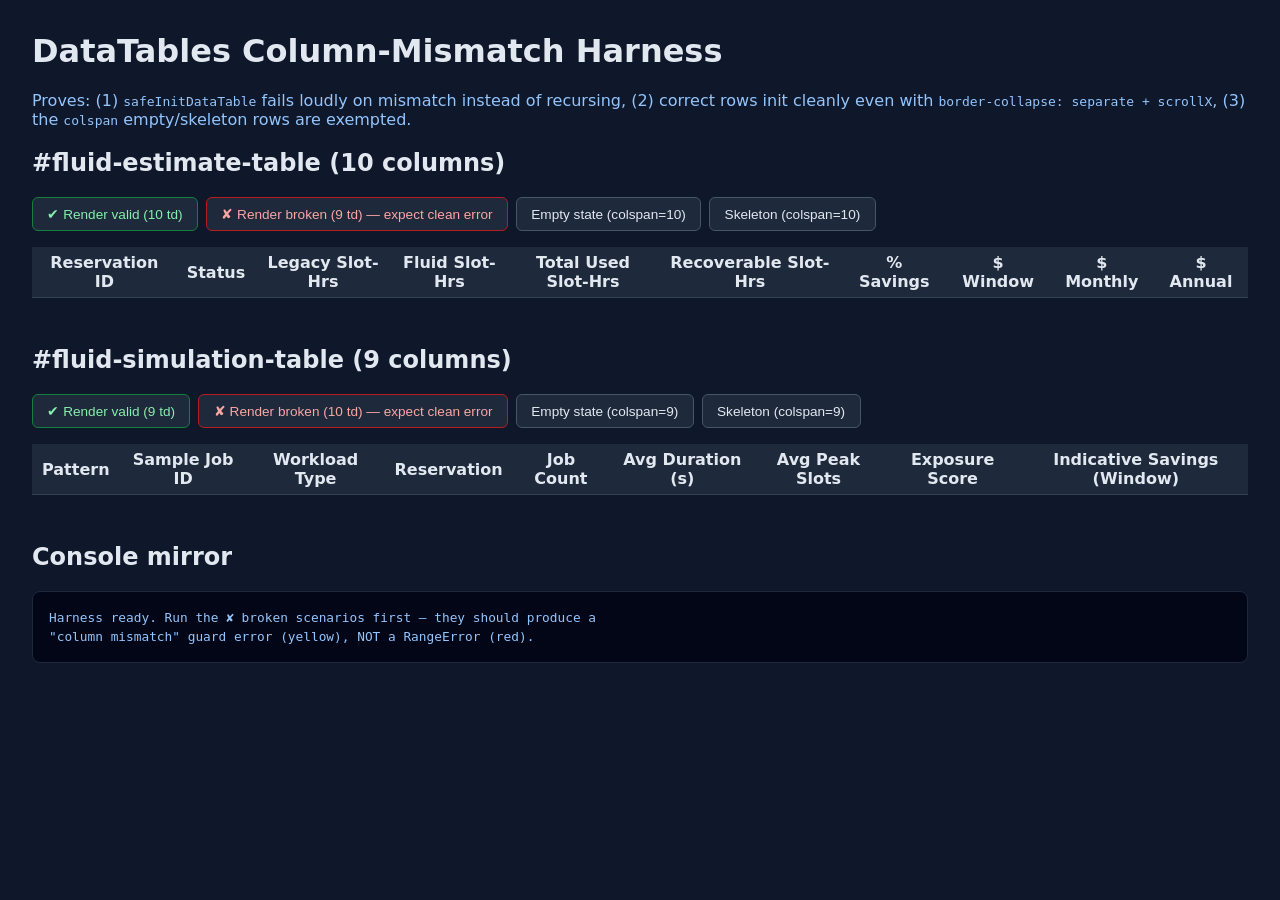
<file: tests/datatables_harness.html>
<!DOCTYPE html>
<html lang="en">
<head>
<meta charset="UTF-8" />
<meta name="viewport" content="width=device-width, initial-scale=1.0" />
<title>DataTables Column-Mismatch Harness</title>

<!-- Match the versions in the app -->
<link rel="stylesheet"
  href="https://cdn.datatables.net/1.13.8/css/jquery.dataTables.min.css" />
<script src="https://code.jquery.com/jquery-3.7.0.min.js"></script>
<script src="https://cdn.datatables.net/1.13.8/js/jquery.dataTables.min.js"></script>

<!-- Reproduce the sticky-header CSS the diagnostic blamed (to prove it's NOT the cause) -->
<style>
  body { font-family: system-ui, sans-serif; margin: 2rem; background:#0f172a; color:#e2e8f0; }
  table.display { border-collapse: separate !important; border-spacing: 0 !important; }
  th, td { padding: 6px 10px; border-bottom: 1px solid #334155; }
  thead th { position: sticky; top: 0; background:#1e293b; }
  .panel { margin-bottom: 3rem; }
  .controls { margin-bottom: 1rem; display:flex; gap:.5rem; flex-wrap:wrap; }
  button {
    background:#1e293b; color:#e2e8f0; border:1px solid #475569;
    padding:.5rem .9rem; border-radius:6px; cursor:pointer; font-size:.85rem;
  }
  button:hover { background:#334155; }
  button.danger { border-color:#b91c1c; color:#fca5a5; }
  button.good { border-color:#15803d; color:#86efac; }
  #log {
    background:#020617; border:1px solid #1e293b; border-radius:8px;
    padding:1rem; font-family: ui-monospace, monospace; font-size:.8rem;
    white-space:pre-wrap; max-height:340px; overflow:auto; line-height:1.5;
  }
  .log-ok    { color:#4ade80; }
  .log-err   { color:#f87171; }
  .log-warn  { color:#fbbf24; }
  .log-info  { color:#93c5fd; }
  .skeleton-bar {
    display:block; height:12px; width:60%; border-radius:4px;
    background:linear-gradient(90deg,#1e293b 25%,#334155 50%,#1e293b 75%);
    background-size:200% 100%; animation:sk 1.2s infinite;
  }
  @keyframes sk { to { background-position:-200% 0; } }
  .table-responsive { overflow-x:auto; }
</style>
</head>
<body>

<h1>DataTables Column-Mismatch Harness</h1>
<p class="log-info">
  Proves: (1) <code>safeInitDataTable</code> fails loudly on mismatch instead of recursing,
  (2) correct rows init cleanly even with <code>border-collapse: separate + scrollX</code>,
  (3) the <code>colspan</code> empty/skeleton rows are exempted.
</p>

<!-- ============ ESTIMATE TABLE (10 cols, sort index 9) ============ -->
<div class="panel">
  <h2>#fluid-estimate-table (10 columns)</h2>
  <div class="controls">
    <button class="good"   onclick="estimateOK()">✔ Render valid (10 td)</button>
    <button class="danger" onclick="estimateBad()">✘ Render broken (9 td) — expect clean error</button>
    <button onclick="estimateEmpty()">Empty state (colspan=10)</button>
    <button onclick="estimateSkeleton()">Skeleton (colspan=10)</button>
  </div>
  <div class="table-responsive">
    <table id="fluid-estimate-table" class="display nowrap" style="width:100%">
      <thead>
        <tr>
          <th>Reservation ID</th><th>Status</th><th>Legacy Slot-Hrs</th>
          <th>Fluid Slot-Hrs</th><th>Total Used Slot-Hrs</th><th>Recoverable Slot-Hrs</th>
          <th>% Savings</th><th>$ Window</th><th>$ Monthly</th><th>$ Annual</th>
        </tr>
      </thead>
      <tbody></tbody>
    </table>
  </div>
</div>

<!-- ============ SIMULATION TABLE (9 cols, sort index 7) ============ -->
<div class="panel">
  <h2>#fluid-simulation-table (9 columns)</h2>
  <div class="controls">
    <button class="good"   onclick="simOK()">✔ Render valid (9 td)</button>
    <button class="danger" onclick="simBad()">✘ Render broken (10 td) — expect clean error</button>
    <button onclick="simEmpty()">Empty state (colspan=9)</button>
    <button onclick="simSkeleton()">Skeleton (colspan=9)</button>
  </div>
  <div class="table-responsive">
    <table id="fluid-simulation-table" class="display nowrap" style="width:100%">
      <thead>
        <tr>
          <th>Pattern</th><th>Sample Job ID</th><th>Workload Type</th><th>Reservation</th>
          <th>Job Count</th><th>Avg Duration (s)</th><th>Avg Peak Slots</th>
          <th>Exposure Score</th><th>Indicative Savings (Window)</th>
        </tr>
      </thead>
      <tbody></tbody>
    </table>
  </div>
</div>

<h2>Console mirror</h2>
<div id="log"></div>

<script>
/* ------------------------------------------------------------------ *
 * Logging: mirror console + capture uncaught errors so a RangeError
 * (the OLD behavior) is visibly distinguishable from a clean throw.
 * ------------------------------------------------------------------ */
const logEl = document.getElementById('log');
function log(msg, cls='log-info') {
  const line = document.createElement('div');
  line.className = cls;
  line.textContent = msg;
  logEl.appendChild(line);
  logEl.scrollTop = logEl.scrollHeight;
}
window.addEventListener('error', (e) => {
  log('🔴 UNCAUGHT: ' + e.message, 'log-err');
});
window.addEventListener('unhandledrejection', (e) => {
  log('🔴 UNHANDLED PROMISE: ' + (e.reason?.message || e.reason), 'log-err');
});

/* ------------------------------------------------------------------ *
 * The actual guard under test — copied verbatim from app.js.
 * Keep this in sync with the real implementation.
 * ------------------------------------------------------------------ */
function safeInitDataTable(selector, options) {
  const $table = $(selector);
  if ($table.length === 0) {
    console.warn(`[safeInitDataTable] ${selector} not found in DOM; skipping init.`);
    return null;
  }
  const tableEl = $table[0];

  if ($.fn.DataTable.isDataTable(selector)) {
    $table.DataTable().clear().destroy();
  }

  const headerRows = tableEl.tHead ? tableEl.tHead.rows : [];
  if (headerRows.length === 0) {
    throw new Error(`[safeInitDataTable] ${selector} has no <thead> rows.`);
  }
  const lastHeaderRow = headerRows[headerRows.length - 1];
  const expectedCols = Array.from(lastHeaderRow.cells)
    .reduce((sum, th) => sum + (th.colSpan || 1), 0);

  const body = tableEl.tBodies[0];
  if (body) {
    Array.from(body.rows).forEach((row, idx) => {
      const cells = Array.from(row.cells);
      const isMessageRow =
        cells.length === 1 && (cells[0].colSpan || 1) === expectedCols;
      if (isMessageRow) return;
      const actualCols = cells.reduce((sum, td) => sum + (td.colSpan || 1), 0);
      if (actualCols !== expectedCols) {
        throw new Error(
          `[safeInitDataTable] ${selector} column mismatch at body row ${idx}: ` +
          `header expects ${expectedCols}, row has ${actualCols}. ` +
          `Fix the row template or use a single colspan="${expectedCols}" cell ` +
          `for empty/skeleton rows. (Aborting before DataTables recursion.)`
        );
      }
    });
  }

  return $table.DataTable(Object.assign({ autoWidth: false }, options));
}

/* The control: raw init WITHOUT the guard — to reproduce the original crash. */
function rawInitDataTable(selector, options) {
  if ($.fn.DataTable.isDataTable(selector)) $(selector).DataTable().destroy();
  return $(selector).DataTable(options);
}

/* skeleton helper mirroring the refactored renderTableSkeleton */
function renderTableSkeleton(tableEl, rowCount = 4) {
  const headerRow = tableEl.tHead.rows[tableEl.tHead.rows.length - 1];
  const cols = Array.from(headerRow.cells).reduce((s, th) => s + (th.colSpan || 1), 0);
  const body = tableEl.tBodies[0] || tableEl.createTBody();
  body.innerHTML = Array.from({ length: rowCount }, () => `
    <tr class="skeleton-row"><td colspan="${cols}"><span class="skeleton-bar"></span></td></tr>
  `).join('');
}

/* ------------------------------------------------------------------ *
 * Helper to run a scenario and report which path we hit.
 * ------------------------------------------------------------------ */
function runScenario(label, fn) {
  log('— ' + label, 'log-info');
  try {
    fn();
    log('   ✔ init succeeded (no recursion, no throw)', 'log-ok');
  } catch (err) {
    if (err instanceof RangeError) {
      log('   🔴 RangeError (THE BUG): ' + err.message, 'log-err');
    } else {
      log('   ✔ caught clean guard error: ' + err.message, 'log-warn');
    }
  }
}

/* ================= ESTIMATE scenarios ================= */
function estimateRows(tdCount) {
  const tds = Array.from({ length: tdCount }, (_, i) => `<td>col${i}</td>`).join('');
  document.querySelector('#fluid-estimate-table tbody').innerHTML =
    `<tr>${tds}</tr><tr>${tds}</tr>`;
}
function estimateOK() {
  runScenario('estimate: valid 10-td rows (guarded)', () => {
    estimateRows(10);
    safeInitDataTable('#fluid-estimate-table', { scrollX: true, order: [[9,'desc']] });
  });
}
function estimateBad() {
  runScenario('estimate: BROKEN 9-td rows (guarded → should throw clean)', () => {
    estimateRows(9);
    safeInitDataTable('#fluid-estimate-table', { scrollX: true, order: [[9,'desc']] });
  });
}
function estimateEmpty() {
  runScenario('estimate: empty state colspan=10 (guarded)', () => {
    document.querySelector('#fluid-estimate-table tbody').innerHTML =
      `<tr><td colspan="10" style="text-align:center;">No reservations.</td></tr>`;
    safeInitDataTable('#fluid-estimate-table', { scrollX: true, order: [[9,'desc']] });
  });
}
function estimateSkeleton() {
  runScenario('estimate: skeleton colspan=10 (guarded)', () => {
    renderTableSkeleton(document.getElementById('fluid-estimate-table'));
    safeInitDataTable('#fluid-estimate-table', { scrollX: true, order: [[9,'desc']] });
  });
}

/* ================= SIMULATION scenarios ================= */
function simRows(tdCount) {
  const tds = Array.from({ length: tdCount }, (_, i) => `<td>v${i}</td>`).join('');
  document.querySelector('#fluid-simulation-table tbody').innerHTML =
    `<tr>${tds}</tr><tr>${tds}</tr>`;
}
function simOK() {
  runScenario('sim: valid 9-td rows (guarded)', () => {
    simRows(9);
    safeInitDataTable('#fluid-simulation-table', { pageLength:10, scrollX:true, order:[[7,'desc']] });
  });
}
function simBad() {
  runScenario('sim: BROKEN 10-td rows (guarded → should throw clean)', () => {
    simRows(10);
    safeInitDataTable('#fluid-simulation-table', { pageLength:10, scrollX:true, order:[[7,'desc']] });
  });
}
function simEmpty() {
  runScenario('sim: empty state colspan=9 (guarded)', () => {
    document.querySelector('#fluid-simulation-table tbody').innerHTML =
      `<tr><td colspan="9" style="text-align:center;">No data.</td></tr>`;
    safeInitDataTable('#fluid-simulation-table', { pageLength:10, scrollX:true, order:[[7,'desc']] });
  });
}
function simSkeleton() {
  runScenario('sim: skeleton colspan=9 (guarded)', () => {
    renderTableSkeleton(document.getElementById('fluid-simulation-table'));
    safeInitDataTable('#fluid-simulation-table', { pageLength:10, scrollX:true, order:[[7,'desc']] });
  });
}

log('Harness ready. Run the ✘ broken scenarios first — they should produce a', 'log-info');
log('"column mismatch" guard error (yellow), NOT a RangeError (red).', 'log-info');
</script>
</body>
</html>
</file>
